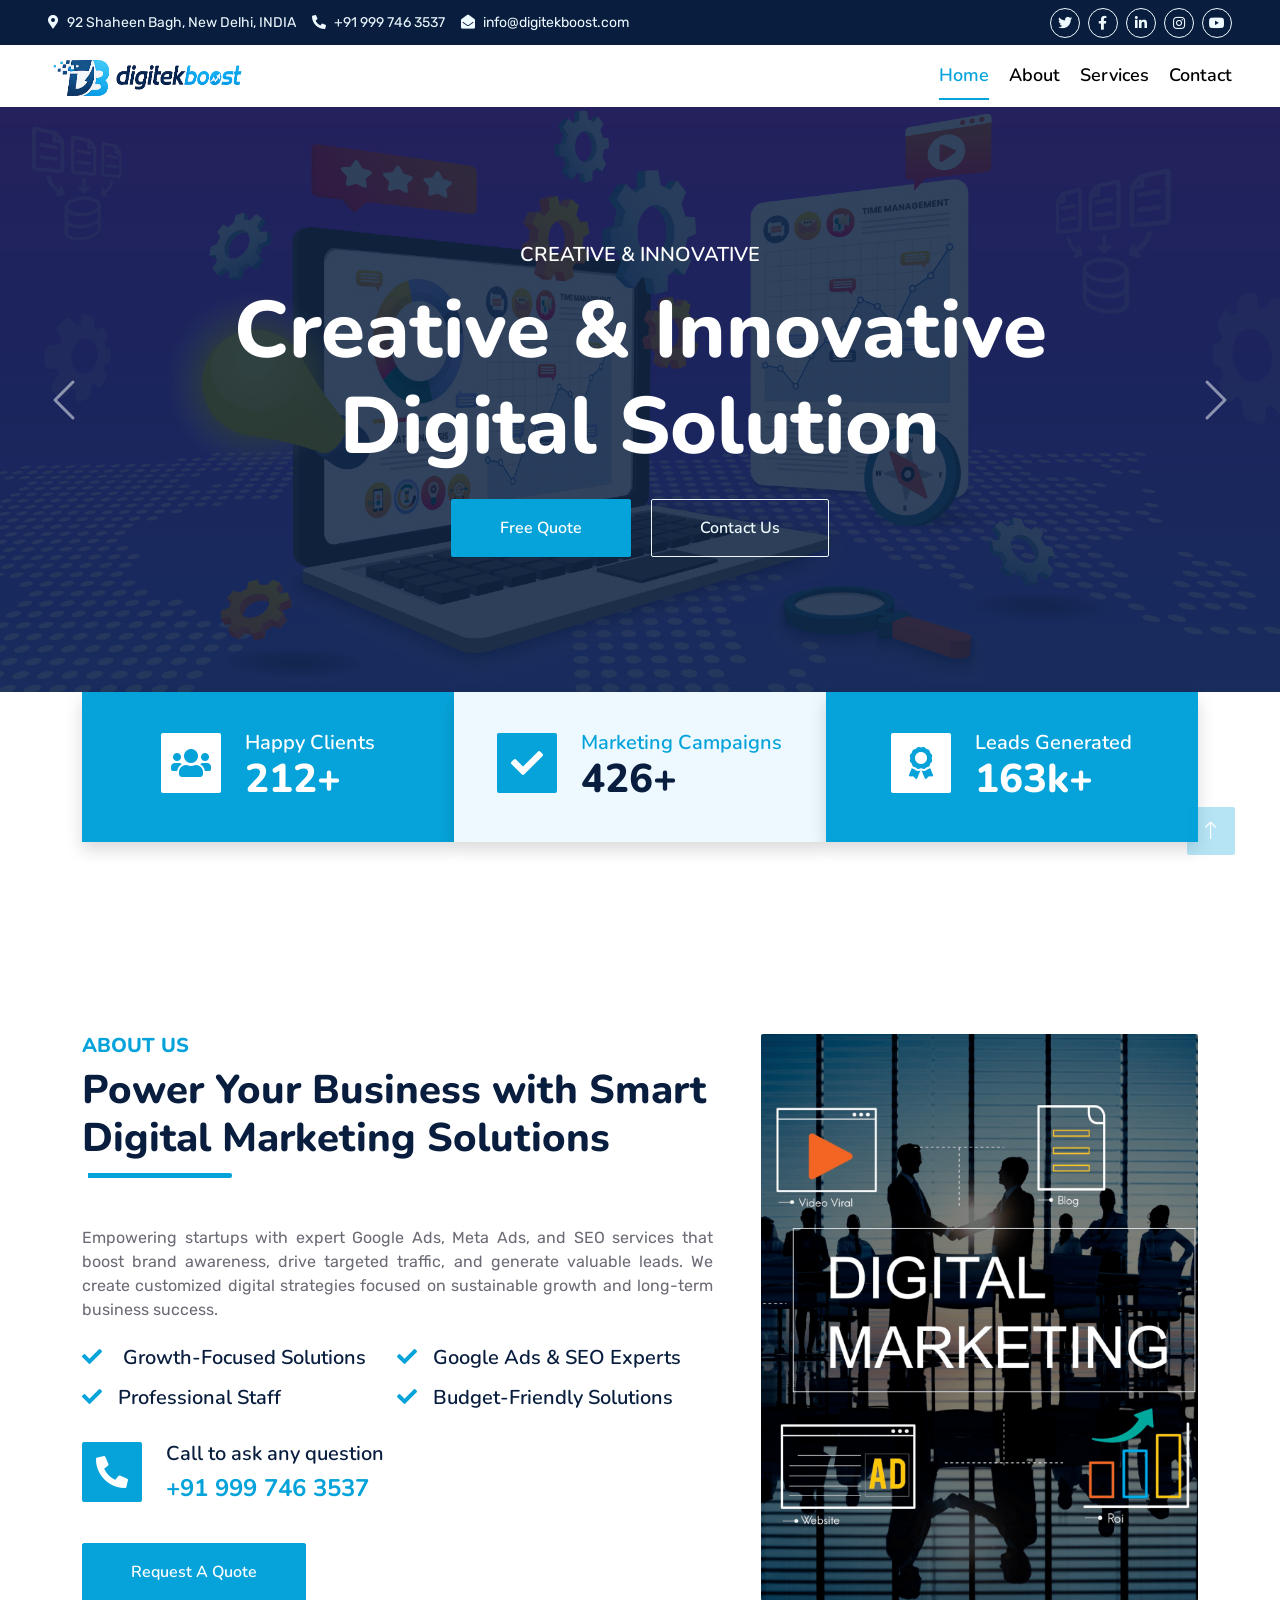
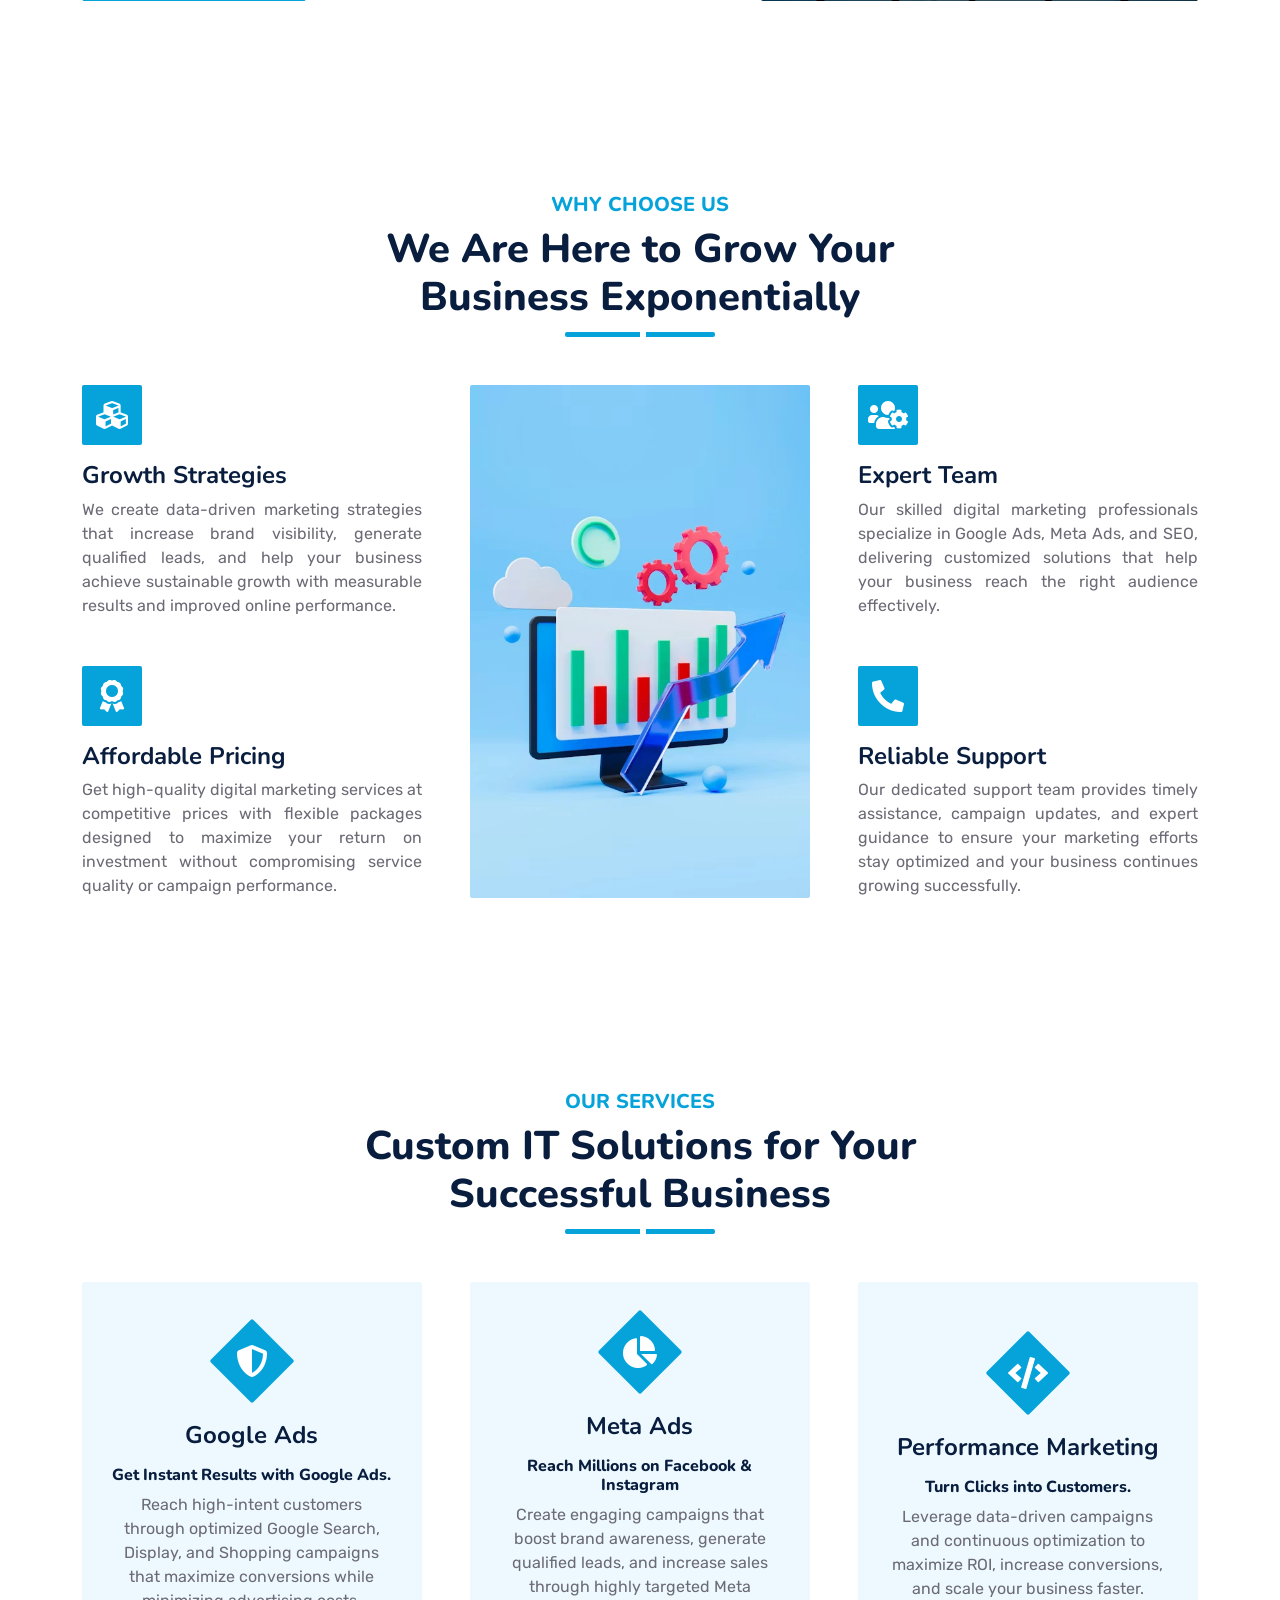
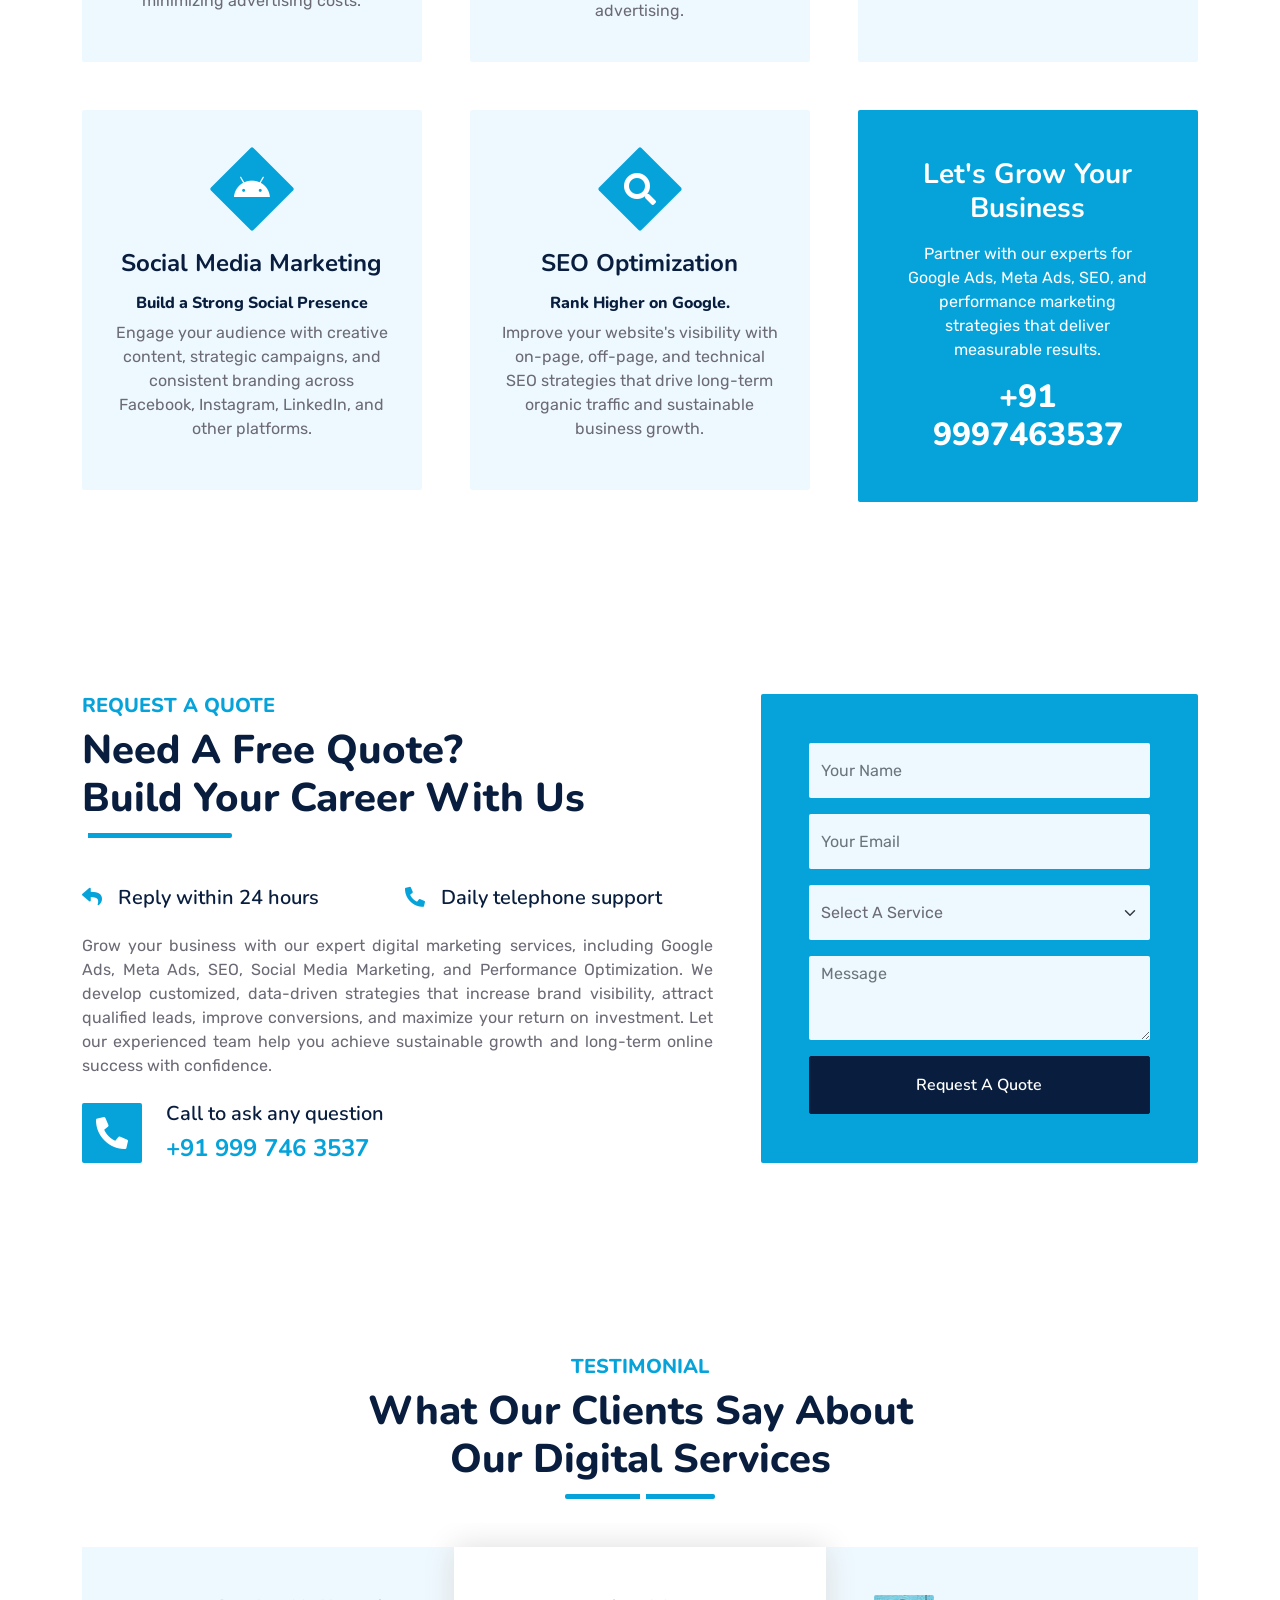
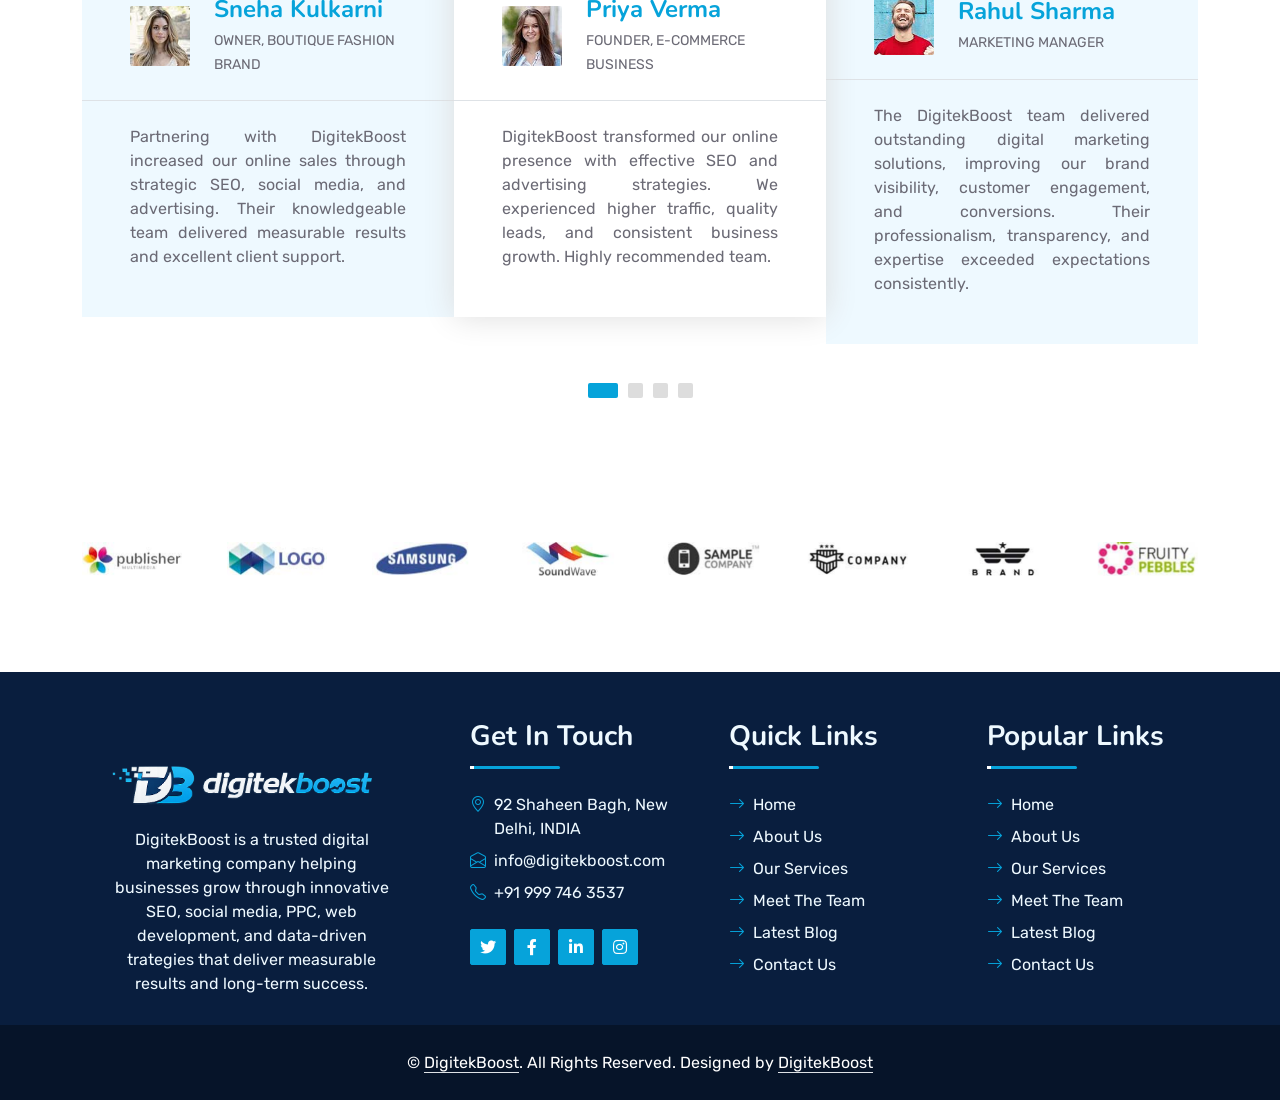
<file: index.html>
<!doctype html>
<html lang="en">

<head>
  <meta charset="utf-8" />
  <title>DigitekBoost</title>
  <meta content="width=device-width, initial-scale=1.0" name="viewport" />
  <meta content="digitekboost, digital marketing, web development" name="keywords" />
  <meta content="grow your business with our digital marketing solutions" name="description" />

  <!-- Favicon -->
  <link href="img/favicon.ico" rel="icon" />

  <!-- Google Web Fonts -->
  <link rel="preconnect" href="https://fonts.googleapis.com" />
  <link rel="preconnect" href="https://fonts.gstatic.com" crossorigin />
  <link
    href="https://fonts.googleapis.com/css2?family=Nunito:wght@400;600;700;800&family=Rubik:wght@400;500;600;700&display=swap"
    rel="stylesheet" />

  <!-- Icon Font Stylesheet -->
  <link href="https://cdnjs.cloudflare.com/ajax/libs/font-awesome/5.10.0/css/all.min.css" rel="stylesheet" />
  <link href="https://cdn.jsdelivr.net/npm/bootstrap-icons@1.4.1/font/bootstrap-icons.css" rel="stylesheet" />

  <!-- Libraries Stylesheet -->
  <link href="lib/owlcarousel/assets/owl.carousel.min.css" rel="stylesheet" />
  <link href="lib/animate/animate.min.css" rel="stylesheet" />

  <!-- Customized Bootstrap Stylesheet -->
  <link href="css/bootstrap.min.css" rel="stylesheet" />

  <!-- Template Stylesheet -->
  <link href="css/style.css" rel="stylesheet" />
  <link href="css/mystyle.css" rel="stylesheet" />
</head>

<body>
  <!-- Spinner Start -->
  <div id="spinner"
    class="show bg-white position-fixed translate-middle w-100 vh-100 top-50 start-50 d-flex align-items-center justify-content-center">
    <div class="spinner"></div>
  </div>
  <!-- Spinner End -->

  <!-- Topbar Start -->
  <div id="topbar" class="container-fluid bg-dark px-5 d-none d-lg-block">
    <div class="row gx-0">
      <div class="col-lg-8 text-center text-lg-start mb-2 mb-lg-0">
        <div class="d-inline-flex align-items-center" style="height: 45px">
          <small class="me-3 text-light"><i class="fa fa-map-marker-alt me-2"></i>92 Shaheen Bagh, New
            Delhi, INDIA</small>
          <small class="me-3 text-light"><i class="fa fa-phone-alt me-2"></i>+91 999 746 3537</small>
          <small class="text-light"><i class="fa fa-envelope-open me-2"></i>info@digitekboost.com</small>
        </div>
      </div>
      <div class="col-lg-4 text-center text-lg-end">
        <div class="d-inline-flex align-items-center" style="height: 45px">
          <a class="btn btn-sm btn-outline-light btn-sm-square rounded-circle me-2" href=""><i
              class="fab fa-twitter fw-normal"></i></a>
          <a class="btn btn-sm btn-outline-light btn-sm-square rounded-circle me-2" href=""><i
              class="fab fa-facebook-f fw-normal"></i></a>
          <a class="btn btn-sm btn-outline-light btn-sm-square rounded-circle me-2" href=""><i
              class="fab fa-linkedin-in fw-normal"></i></a>
          <a class="btn btn-sm btn-outline-light btn-sm-square rounded-circle me-2" href=""><i
              class="fab fa-instagram fw-normal"></i></a>
          <a class="btn btn-sm btn-outline-light btn-sm-square rounded-circle" href=""><i
              class="fab fa-youtube fw-normal"></i></a>
        </div>
      </div>
    </div>
  </div>
  <!-- Topbar End -->

  <!-- Navbar & Carousel Start -->
  <div class="container-fluid p-0">
    <nav class="navbar navbar-expand-lg navbar-dark px-5">
      <a href="index.html" class="navbar-brand p-0">
        <h1 class="m-0">
          <!-- <i class="fa fa-user-tie me-2"></i>Digitek<span class="logoedge">Edge</span> -->
          <img id="logo-dark" class="logo-dark" src="img/light.png" alt="DigitekBoost dark logo" />
          <img id="logo-light" class="logo-light" src="img/light.png" alt="DigitekBoost light logo" />
        </h1>
      </a>
      <button class="navbar-toggler" type="button" data-bs-toggle="collapse" data-bs-target="#navbarCollapse">
        <span class="fa fa-bars"></span>
      </button>
      <div class="collapse navbar-collapse" id="navbarCollapse">
        <div class="navbar-nav ms-auto py-0">
          <a href="index.html" class="nav-item nav-link active">Home</a>
          <a href="about.html" class="nav-item nav-link">About</a>
          <a href="service.html" class="nav-item nav-link">Services</a>
          <!-- <div class="nav-item dropdown">
              <a
                href="#"
                class="nav-link dropdown-toggle"
                data-bs-toggle="dropdown"
                >Pages</a
              >
              <div class="dropdown-menu m-0">
                <a href="feature.html" class="dropdown-item">Our features</a>
                <a href="team.html" class="dropdown-item">Team Members</a>
                <a href="testimonial.html" class="dropdown-item">Testimonial</a>
                <a href="quote.html" class="dropdown-item">Free Quote</a>
              </div>
            </div> -->
          <a href="contact.html" class="nav-item nav-link">Contact</a>
        </div>
        <!-- <butaton
            type="button"
            class="btn text-primary ms-3"
            data-bs-toggle="modal"
            data-bs-target="#searchModal"
            ><i class="fa fa-search"></i
          ></butaton> -->
        <!-- <a
            href="https://htmlcodex.com/downloading/?item=1858"
            class="btn btn-primary py-2 px-4 ms-3"
            >Buy Pro Version</a
          > -->
      </div>
    </nav>
  </div>

  <div id="header-carousel" class="carousel slide carousel-fade" data-bs-ride="carousel">
      <div class="carousel-inner">
        <div class="carousel-item active">
          <img class="w-100" src="img/carousel-1.jpg" alt="Image" />
          <div class="carousel-caption d-flex flex-column align-items-center justify-content-center">
            <div class="p-3" style="max-width: 900px">
              <h5 class="text-white text-uppercase mb-3 animated slideInDown">
                Creative & Innovative
              </h5>
              <h1 class="display-1 text-white mb-md-4 animated zoomIn">
                Creative & Innovative Digital Solution
              </h1>
              <a href="quote.html" class="btn btn-primary py-md-3 px-md-5 me-3 animated slideInLeft">Free Quote</a>
              <a href="contact.html" class="btn btn-outline-light py-md-3 px-md-5 animated slideInRight">Contact Us</a>
            </div>
          </div>
        </div>
        <div class="carousel-item">
          <img class="w-100" src="img/carousel-2.jpg" alt="Image" />
          <div class="carousel-caption d-flex flex-column align-items-center justify-content-center">
            <div class="p-3" style="max-width: 900px">
              <h5 class="text-white text-uppercase mb-3 animated slideInDown">
                Creative & Innovative
              </h5>
              <h1 class="display-1 text-white mb-md-4 animated zoomIn">
                Creative & Innovative Digital Solution
              </h1>
              <a href="quote.html" class="btn btn-primary py-md-3 px-md-5 me-3 animated slideInLeft">Free Quote</a>
              <a href="" class="btn btn-outline-light py-md-3 px-md-5 animated slideInRight">Contact Us</a>
            </div>
          </div>
        </div>
        <div class="carousel-item">
          <img class="w-100" src="img/carousel-3.jpg" alt="Image" />
          <div class="carousel-caption d-flex flex-column align-items-center justify-content-center">
            <div class="p-3" style="max-width: 900px">
              <h5 class="text-white text-uppercase mb-3 animated slideInDown">
                Creative & Innovative
              </h5>
              <h1 class="display-1 text-white mb-md-4 animated zoomIn">
                Creative & Innovative Digital Solution
              </h1>
              <a href="quote.html" class="btn btn-primary py-md-3 px-md-5 me-3 animated slideInLeft">Free Quote</a>
              <a href="" class="btn btn-outline-light py-md-3 px-md-5 animated slideInRight">Contact Us</a>
            </div>
          </div>
        </div>
        <div class="carousel-item">
          <img class="w-100" src="img/carousel-4.jpg" alt="Image" />
          <div class="carousel-caption d-flex flex-column align-items-center justify-content-center">
            <div class="p-3" style="max-width: 900px">
              <h5 class="text-white text-uppercase mb-3 animated slideInDown">
                Creative & Innovative
              </h5>
              <h1 class="display-1 text-white mb-md-4 animated zoomIn">
                Creative & Innovative Digital Solution
              </h1>
              <a href="quote.html" class="btn btn-primary py-md-3 px-md-5 me-3 animated slideInLeft">Free Quote</a>
              <a href="" class="btn btn-outline-light py-md-3 px-md-5 animated slideInRight">Contact Us</a>
            </div>
          </div>
        </div>
      </div>
      <button class="carousel-control-prev" type="button" data-bs-target="#header-carousel" data-bs-slide="prev">
        <span class="carousel-control-prev-icon" aria-hidden="true"></span>
        <span class="visually-hidden">Previous</span>
      </button>
      <button class="carousel-control-next" type="button" data-bs-target="#header-carousel" data-bs-slide="next">
        <span class="carousel-control-next-icon" aria-hidden="true"></span>
        <span class="visually-hidden">Next</span>
      </button>
    </div>
  <!-- </div> -->
  <!-- Navbar & Carousel End -->

  <!-- Full Screen Search Start -->
  <div class="modal fade" id="searchModal" tabindex="-1">
    <div class="modal-dialog modal-fullscreen">
      <div class="modal-content" style="background: rgba(9, 30, 62, 0.7)">
        <div class="modal-header border-0">
          <button type="button" class="btn bg-white btn-close" data-bs-dismiss="modal" aria-label="Close"></button>
        </div>
        <div class="modal-body d-flex align-items-center justify-content-center">
          <div class="input-group" style="max-width: 600px">
            <input type="text" class="form-control bg-transparent border-primary p-3"
              placeholder="Type search keyword" />
            <button class="btn btn-primary px-4">
              <i class="bi bi-search"></i>
            </button>
          </div>
        </div>
      </div>
    </div>
  </div>
  <!-- Full Screen Search End -->

  <!-- Facts Start -->
  <div class="container-fluid facts py-5 pt-lg-0">
    <div class="container py-5 pt-lg-0">
      <div class="row gx-0">
        <div class="col-lg-4 wow zoomIn" data-wow-delay="0.1s">
          <div class="bg-primary shadow d-flex align-items-center justify-content-center p-4" 
               style="height: 150px">
            <div class="bg-white d-flex align-items-center justify-content-center rounded mb-2"
              style="width: 60px; height: 60px">
              <i class="fa fa-users text-primary fa-2x"></i>
            </div>
            <div class="ps-4">
              <h5 class="text-white mb-0">Happy Clients</h5>
              <h1 class="text-white mb-0">
                <span data-toggle="counter-up">258</span>+
              </h1>
            </div>
          </div>
        </div>
        <div class="col-lg-4 wow zoomIn" data-wow-delay="0.3s">
          <div class="bg-light shadow d-flex align-items-center justify-content-center p-4" style="height: 150px">
            <div class="bg-primary d-flex align-items-center justify-content-center rounded mb-2"
              style="width: 60px; height: 60px">
              <i class="fa fa-check text-white fa-2x"></i>
            </div>
            <div class="ps-4">
              <h5 class="text-primary mb-0">Marketing Campaigns</h5>
              <h1 class="mb-0"><span data-toggle="counter-up">520</span>+</h1>
            </div>
          </div>
        </div>
        <div class="col-lg-4 wow zoomIn" data-wow-delay="0.6s">
          <div class="bg-primary shadow d-flex align-items-center justify-content-center p-4" style="height: 150px">
            <div class="bg-white d-flex align-items-center justify-content-center rounded mb-2"
              style="width: 60px; height: 60px">
              <i class="fa fa-award text-primary fa-2x"></i>
            </div>
            <div class="ps-4">
              <h5 class="text-white mb-0">Leads Generated</h5>
              <h1 class="text-white mb-0">
                <span data-toggle="counter-up">200</span>k+
              </h1>
            </div>
          </div>
        </div>
      </div>
    </div>
  </div>
  <!-- Facts Start -->

  <!-- About Start -->
  <div class="container-fluid py-5 wow fadeInUp" data-wow-delay="0.1s">
    <div class="container py-5">
      <div class="row g-5">
        <div class="col-lg-7">
          <div class="section-title position-relative pb-3 mb-5">
            <h5 class="fw-bold text-primary text-uppercase">About Us</h5>
            <h1 class="mb-0">
              <!-- The Best IT Solution With 10 Years of Experience -->
              Power Your Business with Smart Digital Marketing Solutions
            </h1>
          </div>
          <p class="mb-4 textjstify">
            Empowering startups with expert Google Ads, Meta Ads, and SEO
            services that boost brand awareness, drive targeted traffic, and
            generate valuable leads. We create customized digital strategies
            focused on sustainable growth and long-term business success.
          </p>
          <div class="row g-0 mb-3">
            <div class="col-sm-6 wow zoomIn" data-wow-delay="0.2s">
              <h5 class="mb-3">
                <i class="fa fa-check text-primary me-3"></i>
                Growth-Focused Solutions
              </h5>
              <h5 class="mb-3">
                <i class="fa fa-check text-primary me-3"></i>Professional
                Staff
              </h5>
            </div>
            <div class="col-sm-6 wow zoomIn" data-wow-delay="0.4s">
              <h5 class="mb-3">
                <i class="fa fa-check text-primary me-3"></i>Google Ads & SEO
                Experts
              </h5>
              <h5 class="mb-3">
                <i class="fa fa-check text-primary me-3"></i>Budget-Friendly
                Solutions
              </h5>
            </div>
          </div>
          <div class="d-flex align-items-center mb-4 wow fadeIn" data-wow-delay="0.6s">
            <div class="bg-primary d-flex align-items-center justify-content-center rounded"
              style="width: 60px; height: 60px">
              <i class="fa fa-phone-alt text-white fa-2x"></i>
            </div>
            <div class="ps-4">
              <h5 class="mb-2">Call to ask any question</h5>
              <h4 class="text-primary mb-0">+91 999 746 3537</h4>
            </div>
          </div>
          <a href="quote.html" class="btn btn-primary py-3 px-5 mt-3 wow zoomIn" data-wow-delay="0.9s">Request A
            Quote</a>
        </div>
        <div class="col-lg-5" style="min-height: 500px">
          <div class="position-relative h-100">
            <img class="position-absolute w-100 h-100 rounded wow zoomIn" data-wow-delay="0.9s" src="img/about.jpg"
              style="object-fit: cover" />
          </div>
        </div>
      </div>
    </div>
  </div>
  <!-- About End -->

  <!-- Features Start -->
  <div class="container-fluid py-5 wow fadeInUp" data-wow-delay="0.1s">
    <div class="container py-5">
      <div class="section-title text-center position-relative pb-3 mb-5 mx-auto" style="max-width: 600px">
        <h5 class="fw-bold text-primary text-uppercase">Why Choose Us</h5>
        <h1 class="mb-0">We Are Here to Grow Your Business Exponentially</h1>
      </div>
      <div class="row g-5">
        <div class="col-lg-4">
          <div class="row g-5">
            <div class="col-12 wow zoomIn" data-wow-delay="0.2s">
              <div class="bg-primary rounded d-flex align-items-center justify-content-center mb-3"
                style="width: 60px; height: 60px">
                <i class="fa fa-cubes text-white fa-2x"></i>
              </div>
              <h4>Growth Strategies</h4>
              <p class="mb-0 textjstify">
                We create data-driven marketing strategies that increase brand
                visibility, generate qualified leads, and help your business
                achieve sustainable growth with measurable results and
                improved online performance.
              </p>
            </div>
            <div class="col-12 wow zoomIn" data-wow-delay="0.6s">
              <div class="bg-primary rounded d-flex align-items-center justify-content-center mb-3"
                style="width: 60px; height: 60px">
                <i class="fa fa-award text-white fa-2x"></i>
              </div>
              <h4>Affordable Pricing</h4>
              <p class="mb-0 textjstify">
                Get high-quality digital marketing services at competitive
                prices with flexible packages designed to maximize your return
                on investment without compromising service quality or campaign
                performance.
              </p>
            </div>
          </div>
        </div>
        <div class="col-lg-4 wow zoomIn" data-wow-delay="0.9s" style="min-height: 350px">
          <div class="position-relative h-100">
            <img class="position-absolute w-100 h-100 rounded wow zoomIn" data-wow-delay="0.1s" src="img/feature.webp"
              style="object-fit: cover" />
          </div>
        </div>
        <div class="col-lg-4">
          <div class="row g-5">
            <div class="col-12 wow zoomIn" data-wow-delay="0.4s">
              <div class="bg-primary rounded d-flex align-items-center justify-content-center mb-3"
                style="width: 60px; height: 60px">
                <i class="fa fa-users-cog text-white fa-2x"></i>
              </div>
              <h4>Expert Team</h4>
              <p class="mb-0 textjstify">
                Our skilled digital marketing professionals specialize in
                Google Ads, Meta Ads, and SEO, delivering customized solutions
                that help your business reach the right audience effectively.
              </p>
            </div>
            <div class="col-12 wow zoomIn" data-wow-delay="0.8s">
              <div class="bg-primary rounded d-flex align-items-center justify-content-center mb-3"
                style="width: 60px; height: 60px">
                <i class="fa fa-phone-alt text-white fa-2x"></i>
              </div>
              <h4>Reliable Support</h4>
              <p class="mb-0 textjstify">
                Our dedicated support team provides timely assistance,
                campaign updates, and expert guidance to ensure your marketing
                efforts stay optimized and your business continues growing
                successfully.
              </p>
            </div>
          </div>
        </div>
      </div>
    </div>
  </div>
  <!-- Features Start -->

  <!-- Service Start -->
  <div class="container-fluid py-5 wow fadeInUp" data-wow-delay="0.1s">
    <div class="container py-5">
      <div class="section-title text-center position-relative pb-3 mb-5 mx-auto" style="max-width: 600px">
        <h5 class="fw-bold text-primary text-uppercase">Our Services</h5>
        <h1 class="mb-0">Custom IT Solutions for Your Successful Business</h1>
      </div>
      <div class="row g-5">
        <div class="col-lg-4 col-md-6 wow zoomIn" data-wow-delay="0.3s">
          <div
            class="service-item bg-light rounded d-flex flex-column align-items-center justify-content-center text-center">
            <div class="service-icon">
              <i class="fa fa-shield-alt text-white fa-2x"></i>
            </div>
            <h4 class="mb-3">Google Ads</h4>
            <h6 class="fw-bold">Get Instant Results with Google Ads.</h6>
            <p class="m-0">
              Reach high-intent customers through optimized Google Search,
              Display, and Shopping campaigns that maximize conversions while
              minimizing advertising costs.
            </p>
            <a class="btn btn-lg btn-primary rounded" href="">
              <i class="bi bi-arrow-right"></i>
            </a>
          </div>
        </div>
        <div class="col-lg-4 col-md-6 wow zoomIn" data-wow-delay="0.6s">
          <div
            class="service-item bg-light rounded d-flex flex-column align-items-center justify-content-center text-center">
            <div class="service-icon">
              <i class="fa fa-chart-pie text-white fa-2x"></i>
            </div>
            <h4 class="mb-3">Meta Ads</h4>
            <h6 class="fw-bold">Reach Millions on Facebook & Instagram</h6>
            <p class="m-0">
              Create engaging campaigns that boost brand awareness, generate
              qualified leads, and increase sales through highly targeted Meta
              advertising.
            </p>
            <a class="btn btn-lg btn-primary rounded" href="">
              <i class="bi bi-arrow-right"></i>
            </a>
          </div>
        </div>
        <div class="col-lg-4 col-md-6 wow zoomIn" data-wow-delay="0.9s">
          <div
            class="service-item bg-light rounded d-flex flex-column align-items-center justify-content-center text-center">
            <div class="service-icon">
              <i class="fa fa-code text-white fa-2x"></i>
            </div>
            <h4 class="mb-3">Performance Marketing</h4>
            <h6 class="fw-bold">Turn Clicks into Customers.</h6>
            <p class="m-0">
              Leverage data-driven campaigns and continuous optimization to
              maximize ROI, increase conversions, and scale your business
              faster.
            </p>
            <a class="btn btn-lg btn-primary rounded" href="">
              <i class="bi bi-arrow-right"></i>
            </a>
          </div>
        </div>
        <div class="col-lg-4 col-md-6 wow zoomIn" data-wow-delay="0.3s">
          <div
            class="service-item bg-light rounded d-flex flex-column align-items-center justify-content-center text-center">
            <div class="service-icon">
              <i class="fab fa-android text-white fa-2x"></i>
            </div>
            <h4 class="mb-3">Social Media Marketing</h4>
            <h6 class="fw-bold">Build a Strong Social Presence</h6>
            <p class="m-0">
              Engage your audience with creative content, strategic campaigns,
              and consistent branding across Facebook, Instagram, LinkedIn,
              and other platforms.
            </p>
            <a class="btn btn-lg btn-primary rounded" href="">
              <i class="bi bi-arrow-right"></i>
            </a>
          </div>
        </div>
        <div class="col-lg-4 col-md-6 wow zoomIn" data-wow-delay="0.6s">
          <div
            class="service-item bg-light rounded d-flex flex-column align-items-center justify-content-center text-center">
            <div class="service-icon">
              <i class="fa fa-search text-white fa-2x"></i>
            </div>
            <h4 class="mb-3">SEO Optimization</h4>
            <h6 class="fw-bold">Rank Higher on Google.</h6>
            <p class="m-0">
              Improve your website's visibility with on-page, off-page, and
              technical SEO strategies that drive long-term organic traffic
              and sustainable business growth.
            </p>
            <a class="btn btn-lg btn-primary rounded" href="">
              <i class="bi bi-arrow-right"></i>
            </a>
          </div>
        </div>
        <div class="col-lg-4 col-md-6 wow zoomIn" data-wow-delay="0.9s">
          <div
            class="position-relative bg-primary rounded h-100 d-flex flex-column align-items-center justify-content-center text-center p-5">
            <h3 class="text-white mb-3">Let's Grow Your Business</h3>
            <p class="text-white mb-3">
              Partner with our experts for Google Ads, Meta Ads, SEO, and
              performance marketing strategies that deliver measurable
              results.
            </p>
            <h2 class="text-white mb-0">+91 9997463537</h2>
          </div>
        </div>
      </div>
    </div>
  </div>
  <!-- Service End -->

  <!-- Quote Start -->
  <div class="container-fluid py-5 wow fadeInUp" data-wow-delay="0.1s">
    <div class="container py-5">
      <div class="row g-5">
        <div class="col-lg-7">
          <div class="section-title position-relative pb-3 mb-5">
            <h5 class="fw-bold text-primary text-uppercase">
              Request A Quote
            </h5>
            <h1 class="mb-0">
              Need A Free Quote? <br />
              Build Your Career With Us
            </h1>
          </div>
          <div class="row gx-3">
            <div class="col-sm-6 wow zoomIn" data-wow-delay="0.2s">
              <h5 class="mb-4">
                <i class="fa fa-reply text-primary me-3"></i>Reply within 24
                hours
              </h5>
            </div>
            <div class="col-sm-6 wow zoomIn" data-wow-delay="0.4s">
              <h5 class="mb-4">
                <i class="fa fa-phone-alt text-primary me-3"></i>Daily
                telephone support
              </h5>
            </div>
          </div>
          <p class="mb-4 textjstify">
            Grow your business with our expert digital marketing services,
            including Google Ads, Meta Ads, SEO, Social Media Marketing, and
            Performance Optimization. We develop customized, data-driven
            strategies that increase brand visibility, attract qualified
            leads, improve conversions, and maximize your return on
            investment. Let our experienced team help you achieve sustainable
            growth and long-term online success with confidence.
          </p>
          <div class="d-flex align-items-center mt-2 wow zoomIn" data-wow-delay="0.6s">
            <div class="bg-primary d-flex align-items-center justify-content-center rounded"
              style="width: 60px; height: 60px">
              <i class="fa fa-phone-alt text-white fa-2x"></i>
            </div>
            <div class="ps-4">
              <h5 class="mb-2">Call to ask any question</h5>
              <h4 class="text-primary mb-0">+91 999 746 3537</h4>
            </div>
          </div>
        </div>
        <div class="col-lg-5">
          <div class="bg-primary rounded h-100 d-flex align-items-center p-5 wow zoomIn" data-wow-delay="0.9s">
            <form>
              <div class="row g-3">
                <div class="col-xl-12">
                  <input type="text" class="form-control bg-light border-0" placeholder="Your Name"
                    style="height: 55px" />
                </div>
                <div class="col-12">
                  <input type="email" class="form-control bg-light border-0" placeholder="Your Email"
                    style="height: 55px" />
                </div>
                <div class="col-12">
                  <select class="form-select bg-light border-0" style="height: 55px">
                    <option selected>Select A Service</option>
                    <option value="3">Social Media Marketing</option>
                    <option value="1">Google Ads</option>
                    <option value="2">Meta Ads</option>
                    <option value="3">SEO</option>
                  </select>
                </div>
                <div class="col-12">
                  <textarea class="form-control bg-light border-0" rows="3" placeholder="Message"></textarea>
                </div>
                <div class="col-12">
                  <button class="btn btn-dark w-100 py-3" type="submit">
                    Request A Quote
                  </button>
                </div>
              </div>
            </form>
          </div>
        </div>
      </div>
    </div>
  </div>
  <!-- Quote End -->

  <!-- Testimonial Start -->
  <div class="container-fluid py-5 wow fadeInUp" data-wow-delay="0.1s">
    <div class="container py-5">
      <div class="section-title text-center position-relative pb-3 mb-4 mx-auto" style="max-width: 600px">
        <h5 class="fw-bold text-primary text-uppercase">Testimonial</h5>
        <h1 class="mb-0">What Our Clients Say About Our Digital Services</h1>
      </div>
      <div class="owl-carousel testimonial-carousel wow fadeInUp" data-wow-delay="0.6s">
        <div class="testimonial-item bg-light my-4">
          <div class="d-flex align-items-center border-bottom pt-5 pb-4 px-5">
            <img class="img-fluid rounded" src="img/testimonial-1.jpg" style="width: 60px; height: 60px" />
            <div class="ps-4">
              <h4 class="text-primary mb-1">Priya Verma</h4>
              <small class="text-uppercase">Founder, E-commerce Business</small>
            </div>
          </div>
          <div class="pt-4 pb-5 px-5 textjstify">
            DigitekBoost transformed our online presence with effective SEO and
            advertising strategies. We experienced higher traffic, quality
            leads, and consistent business growth. Highly recommended team.
          </div>
        </div>
        <div class="testimonial-item bg-light my-4">
          <div class="d-flex align-items-center border-bottom pt-5 pb-4 px-5">
            <img class="img-fluid rounded" src="img/testimonial-2.jpg" style="width: 60px; height: 60px" />
            <div class="ps-4">
              <h4 class="text-primary mb-1">Rahul Sharma</h4>
              <small class="text-uppercase">Marketing Manager</small>
            </div>
          </div>
          <div class="pt-4 pb-5 px-5 textjstify">
            The DigitekBoost team delivered outstanding digital marketing
            solutions, improving our brand visibility, customer engagement,
            and conversions. Their professionalism, transparency, and
            expertise exceeded expectations consistently.
          </div>
        </div>
        <div class="testimonial-item bg-light my-4">
          <div class="d-flex align-items-center border-bottom pt-5 pb-4 px-5">
            <img class="img-fluid rounded" src="img/testimonial-3.jpg" style="width: 60px; height: 60px" />
            <div class="ps-4">
              <h4 class="text-primary mb-1">Amit Verma</h4>
              <small class="text-uppercase">Managing Director, Real Estate Company</small>
            </div>
          </div>
          <div class="pt-4 pb-5 px-5 textjstify">
            DigitekBoost created result-driven campaigns that generated quality
            inquiries while maximizing our marketing budget. Their dedicated
            approach, creative ideas, and timely support impressed us greatly.
          </div>
        </div>
        <div class="testimonial-item bg-light my-4">
          <div class="d-flex align-items-center border-bottom pt-5 pb-4 px-5">
            <img class="img-fluid rounded" src="img/testimonial-4.jpg" style="width: 60px; height: 60px" />
            <div class="ps-4">
              <h4 class="text-primary mb-1">Sneha Kulkarni</h4>
              <small class="text-uppercase">Owner, Boutique Fashion Brand</small>
            </div>
          </div>
          <div class="pt-4 pb-5 px-5 textjstify">
            Partnering with DigitekBoost increased our online sales through
            strategic SEO, social media, and advertising. Their knowledgeable
            team delivered measurable results and excellent client support.
          </div>
        </div>
      </div>
    </div>
  </div>
  <!-- Testimonial End -->

  <!-- Team Start -->
  <!-- <div class="container-fluid py-5 wow fadeInUp" data-wow-delay="0.1s">
      <div class="container py-5">
        <div
          class="section-title text-center position-relative pb-3 mb-5 mx-auto"
          style="max-width: 600px"
        >
          <h5 class="fw-bold text-primary text-uppercase">Team Members</h5>
          <h1 class="mb-0">Professional Stuffs Ready to Help Your Business</h1>
        </div>
        <div class="row g-5">
          <div class="col-lg-4 wow slideInUp" data-wow-delay="0.3s">
            <div class="team-item bg-light rounded overflow-hidden">
              <div class="team-img position-relative overflow-hidden">
                <img class="img-fluid w-100" src="img/team-1.jpg" alt="" />
                <div class="team-social">
                  <a
                    class="btn btn-lg btn-primary btn-lg-square rounded"
                    href=""
                    ><i class="fab fa-twitter fw-normal"></i
                  ></a>
                  <a
                    class="btn btn-lg btn-primary btn-lg-square rounded"
                    href=""
                    ><i class="fab fa-facebook-f fw-normal"></i
                  ></a>
                  <a
                    class="btn btn-lg btn-primary btn-lg-square rounded"
                    href=""
                    ><i class="fab fa-instagram fw-normal"></i
                  ></a>
                  <a
                    class="btn btn-lg btn-primary btn-lg-square rounded"
                    href=""
                    ><i class="fab fa-linkedin-in fw-normal"></i
                  ></a>
                </div>
              </div>
              <div class="text-center py-4">
                <h4 class="text-primary">Full Name</h4>
                <p class="text-uppercase m-0">Designation</p>
              </div>
            </div>
          </div>
          <div class="col-lg-4 wow slideInUp" data-wow-delay="0.6s">
            <div class="team-item bg-light rounded overflow-hidden">
              <div class="team-img position-relative overflow-hidden">
                <img class="img-fluid w-100" src="img/team-2.jpg" alt="" />
                <div class="team-social">
                  <a
                    class="btn btn-lg btn-primary btn-lg-square rounded"
                    href=""
                    ><i class="fab fa-twitter fw-normal"></i
                  ></a>
                  <a
                    class="btn btn-lg btn-primary btn-lg-square rounded"
                    href=""
                    ><i class="fab fa-facebook-f fw-normal"></i
                  ></a>
                  <a
                    class="btn btn-lg btn-primary btn-lg-square rounded"
                    href=""
                    ><i class="fab fa-instagram fw-normal"></i
                  ></a>
                  <a
                    class="btn btn-lg btn-primary btn-lg-square rounded"
                    href=""
                    ><i class="fab fa-linkedin-in fw-normal"></i
                  ></a>
                </div>
              </div>
              <div class="text-center py-4">
                <h4 class="text-primary">Full Name</h4>
                <p class="text-uppercase m-0">Designation</p>
              </div>
            </div>
          </div>
          <div class="col-lg-4 wow slideInUp" data-wow-delay="0.9s">
            <div class="team-item bg-light rounded overflow-hidden">
              <div class="team-img position-relative overflow-hidden">
                <img class="img-fluid w-100" src="img/team-3.jpg" alt="" />
                <div class="team-social">
                  <a
                    class="btn btn-lg btn-primary btn-lg-square rounded"
                    href=""
                    ><i class="fab fa-twitter fw-normal"></i
                  ></a>
                  <a
                    class="btn btn-lg btn-primary btn-lg-square rounded"
                    href=""
                    ><i class="fab fa-facebook-f fw-normal"></i
                  ></a>
                  <a
                    class="btn btn-lg btn-primary btn-lg-square rounded"
                    href=""
                    ><i class="fab fa-instagram fw-normal"></i
                  ></a>
                  <a
                    class="btn btn-lg btn-primary btn-lg-square rounded"
                    href=""
                    ><i class="fab fa-linkedin-in fw-normal"></i
                  ></a>
                </div>
              </div>
              <div class="text-center py-4">
                <h4 class="text-primary">Full Name</h4>
                <p class="text-uppercase m-0">Designation</p>
              </div>
            </div>
          </div>
        </div>
      </div>
    </div> -->
  <!-- Team End -->

  <!-- Vendor Start -->
  <div class="container-fluid wow fadeInUp" data-wow-delay="0.1s">
    <div class="container py-5 mb-5">
      <div class="bg-white">
        <div class="owl-carousel vendor-carousel">
          <img src="img/vendor-1.jpg" alt="" />
          <img src="img/vendor-2.jpg" alt="" />
          <img src="img/vendor-3.jpg" alt="" />
          <img src="img/vendor-4.jpg" alt="" />
          <img src="img/vendor-5.jpg" alt="" />
          <img src="img/vendor-6.jpg" alt="" />
          <img src="img/vendor-7.jpg" alt="" />
          <img src="img/vendor-8.jpg" alt="" />
          <img src="img/vendor-9.jpg" alt="" />
        </div>
      </div>
    </div>
  </div>
  <!-- Vendor End -->

  <!-- Footer Start -->
  <div class="container-fluid bg-dark text-light mt-5 wow fadeInUp" data-wow-delay="0.1s">
    <div class="container">
      <div class="row gx-5">
        <div class="col-lg-4 col-md-6 footer-about">
          <div class="d-flex flex-column align-items-center justify-content-center text-center h-100 bg-prima p-4">
            <a href="index.html" class="navbar-brand">
              <h1 class="m-0 text-white">
                <!-- <i class="fa fa-user-tie me-2"></i>Startup -->
                <img id="logo-dark" class="logo-dark w-100" src="img/dark.png" alt="DigitekBoost dark logo" />
              </h1>
            </a>
            <p class="mt-3 mb-4">
              DigitekBoost is a trusted digital marketing company helping
              businesses grow through innovative SEO, social media, PPC, web
              development, and data-driven trategies that deliver measurable
              results and long-term success.
            </p>
            <!-- <form action="">
                <div class="input-group">
                  <input
                    type="text"
                    class="form-control border-white p-3"
                    placeholder="Your Email"
                  />
                  <button class="btn btn-dark">Sign Up</button>
                </div>
              </form> -->
          </div>
        </div>
        <div class="col-lg-8 col-md-6">
          <div class="row gx-5">
            <div class="col-lg-4 col-md-12 pt-5 mb-5">
              <div class="section-title section-title-sm position-relative pb-3 mb-4">
                <h3 class="text-light mb-0">Get In Touch</h3>
              </div>
              <div class="d-flex mb-2">
                <i class="bi bi-geo-alt text-primary me-2"></i>
                <p class="mb-0">92 Shaheen Bagh, New Delhi, INDIA</p>
              </div>
              <div class="d-flex mb-2">
                <i class="bi bi-envelope-open text-primary me-2"></i>
                <p class="mb-0">info@digitekboost.com</p>
              </div>
              <div class="d-flex mb-2">
                <i class="bi bi-telephone text-primary me-2"></i>
                <p class="mb-0">+91 999 746 3537</p>
              </div>
              <div class="d-flex mt-4">
                <a class="btn btn-primary btn-square me-2" href="#"><i class="fab fa-twitter fw-normal"></i></a>
                <a class="btn btn-primary btn-square me-2" href="#"><i class="fab fa-facebook-f fw-normal"></i></a>
                <a class="btn btn-primary btn-square me-2" href="#"><i class="fab fa-linkedin-in fw-normal"></i></a>
                <a class="btn btn-primary btn-square" href="#"><i class="fab fa-instagram fw-normal"></i></a>
              </div>
            </div>
            <div class="col-lg-4 col-md-12 pt-0 pt-lg-5 mb-5">
              <div class="section-title section-title-sm position-relative pb-3 mb-4">
                <h3 class="text-light mb-0">Quick Links</h3>
              </div>
              <div class="link-animated d-flex flex-column justify-content-start">
                <a class="text-light mb-2" href="#"><i class="bi bi-arrow-right text-primary me-2"></i>Home</a>
                <a class="text-light mb-2" href="#"><i class="bi bi-arrow-right text-primary me-2"></i>About
                  Us</a>
                <a class="text-light mb-2" href="#"><i class="bi bi-arrow-right text-primary me-2"></i>Our
                  Services</a>
                <a class="text-light mb-2" href="#"><i class="bi bi-arrow-right text-primary me-2"></i>Meet The
                  Team</a>
                <a class="text-light mb-2" href="#"><i class="bi bi-arrow-right text-primary me-2"></i>Latest
                  Blog</a>
                <a class="text-light" href="#"><i class="bi bi-arrow-right text-primary me-2"></i>Contact
                  Us</a>
              </div>
            </div>
            <div class="col-lg-4 col-md-12 pt-0 pt-lg-5 mb-5">
              <div class="section-title section-title-sm position-relative pb-3 mb-4">
                <h3 class="text-light mb-0">Popular Links</h3>
              </div>
              <div class="link-animated d-flex flex-column justify-content-start">
                <a class="text-light mb-2" href="#"><i class="bi bi-arrow-right text-primary me-2"></i>Home</a>
                <a class="text-light mb-2" href="#"><i class="bi bi-arrow-right text-primary me-2"></i>About
                  Us</a>
                <a class="text-light mb-2" href="#"><i class="bi bi-arrow-right text-primary me-2"></i>Our
                  Services</a>
                <a class="text-light mb-2" href="#"><i class="bi bi-arrow-right text-primary me-2"></i>Meet The
                  Team</a>
                <a class="text-light mb-2" href="#"><i class="bi bi-arrow-right text-primary me-2"></i>Latest
                  Blog</a>
                <a class="text-light" href="#"><i class="bi bi-arrow-right text-primary me-2"></i>Contact
                  Us</a>
              </div>
            </div>
          </div>
        </div>
      </div>
    </div>
  </div>
  <footer class="container-fluid text-white" style="background: #061429">
    <div class="container text-center">
      <div class="row justify-content-end">
        <div class="col-lg-12">
          <div class="d-flex align-items-center justify-content-center" style="height: 75px">
            <p class="mb-0">
              &copy;
              <a class="text-white border-bottom" href="#">DigitekBoost</a>.
              All Rights Reserved.

              <!--/*** The author’s attribution link must remain intact in the template. ***/-->
              <!--/*** If you wish to remove this credit link, please purchase the Pro Version . ***/-->
              Designed by
              <!-- <a class="text-white border-bottom" href="https://htmlcodex.com"
                  >HTML Codex</a
                > -->
              <a class="text-white border-bottom text-decoration-none" href="https://digitekboost.com">DigitekBoost</a>
            </p>
          </div>
        </div>
      </div>
    </div>
  </footer>
  <!-- Footer End -->

  <!-- Back to Top -->
  <a href="#" class="btn btn-lg btn-primary btn-lg-square rounded back-to-top"><i class="bi bi-arrow-up"></i></a>

  <!-- JavaScript Libraries -->
  <script src="https://code.jquery.com/jquery-3.4.1.min.js"></script>
  <script src="https://cdn.jsdelivr.net/npm/bootstrap@5.0.0/dist/js/bootstrap.bundle.min.js"></script>
  <script src="lib/wow/wow.min.js"></script>
  <script src="lib/easing/easing.min.js"></script>
  <script src="lib/waypoints/waypoints.min.js"></script>
  <script src="lib/counterup/counterup.min.js"></script>
  <script src="lib/owlcarousel/owl.carousel.min.js"></script>

  <!-- Template Javascript -->
  <script src="js/main.js"></script>
</body>

</html>
</file>
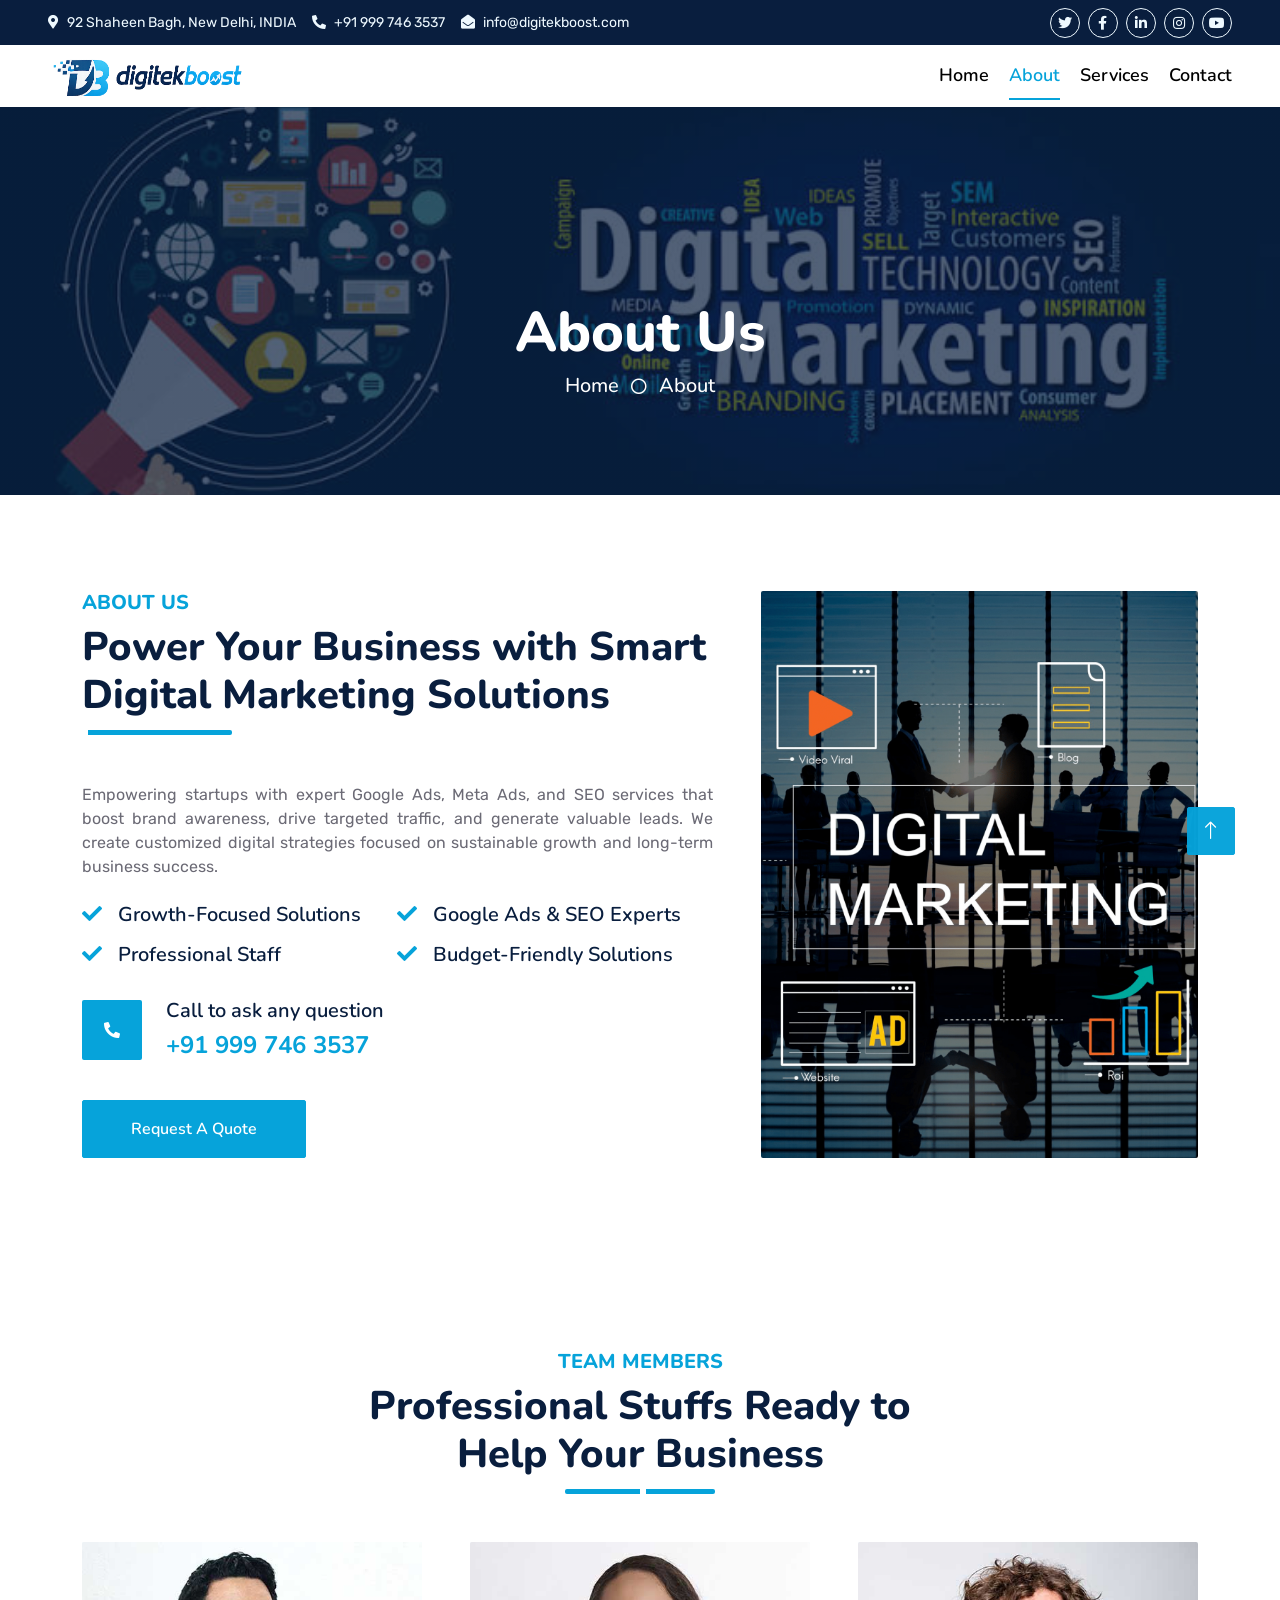
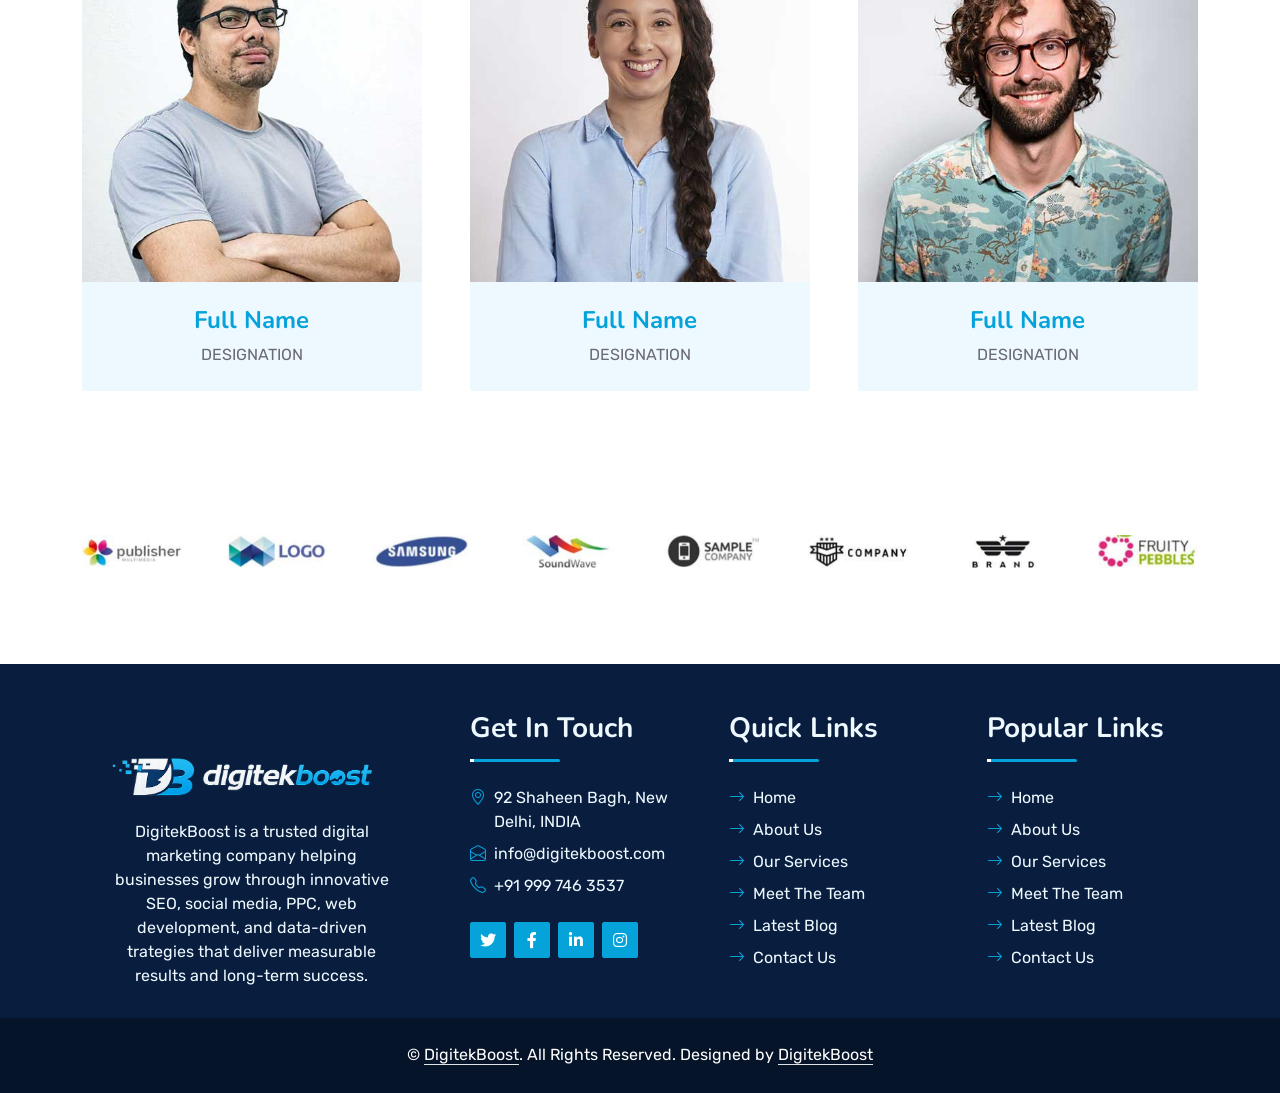
<file: about.html>
<!doctype html>
<html lang="en">

<head>
  <meta charset="utf-8" />
  <title>DigitekBoost</title>
  <meta content="width=device-width, initial-scale=1.0" name="viewport" />
  <meta content="Free HTML Templates" name="keywords" />
  <meta content="Free HTML Templates" name="description" />

  <!-- Favicon -->
  <link href="img/favicon.ico" rel="icon" />

  <!-- Google Web Fonts -->
  <link rel="preconnect" href="https://fonts.googleapis.com" />
  <link rel="preconnect" href="https://fonts.gstatic.com" crossorigin />
  <link
    href="https://fonts.googleapis.com/css2?family=Nunito:wght@400;600;700;800&family=Rubik:wght@400;500;600;700&display=swap"
    rel="stylesheet" />

  <!-- Icon Font Stylesheet -->
  <link href="https://cdnjs.cloudflare.com/ajax/libs/font-awesome/5.10.0/css/all.min.css" rel="stylesheet" />
  <link href="https://cdn.jsdelivr.net/npm/bootstrap-icons@1.4.1/font/bootstrap-icons.css" rel="stylesheet" />

  <!-- Libraries Stylesheet -->
  <link href="lib/owlcarousel/assets/owl.carousel.min.css" rel="stylesheet" />
  <link href="lib/animate/animate.min.css" rel="stylesheet" />

  <!-- Customized Bootstrap Stylesheet -->
  <link href="css/bootstrap.min.css" rel="stylesheet" />

  <!-- Template Stylesheet -->
  <link href="css/style.css" rel="stylesheet" />
  <link href="css/mystyle.css" rel="stylesheet" />
</head>

<body>
  <!-- Spinner Start -->
  <div id="spinner"
    class="show bg-white position-fixed translate-middle w-100 vh-100 top-50 start-50 d-flex align-items-center justify-content-center">
    <div class="spinner"></div>
  </div>
  <!-- Spinner End -->

  <!-- Topbar Start -->
  <div class="container-fluid bg-dark px-5 d-none d-lg-block">
    <div class="row gx-0">
      <div class="col-lg-8 text-center text-lg-start mb-2 mb-lg-0">
        <div class="d-inline-flex align-items-center" style="height: 45px">
          <small class="me-3 text-light"><i class="fa fa-map-marker-alt me-2"></i>92 Shaheen Bagh, New
            Delhi, INDIA</small>
          <small class="me-3 text-light"><i class="fa fa-phone-alt me-2"></i>+91 999 746 3537</small>
          <small class="text-light"><i class="fa fa-envelope-open me-2"></i>info@digitekboost.com
          </small>
        </div>
      </div>
      <div class="col-lg-4 text-center text-lg-end">
        <div class="d-inline-flex align-items-center" style="height: 45px">
          <a class="btn btn-sm btn-outline-light btn-sm-square rounded-circle me-2" href=""><i
              class="fab fa-twitter fw-normal"></i></a>
          <a class="btn btn-sm btn-outline-light btn-sm-square rounded-circle me-2" href=""><i
              class="fab fa-facebook-f fw-normal"></i></a>
          <a class="btn btn-sm btn-outline-light btn-sm-square rounded-circle me-2" href=""><i
              class="fab fa-linkedin-in fw-normal"></i></a>
          <a class="btn btn-sm btn-outline-light btn-sm-square rounded-circle me-2" href=""><i
              class="fab fa-instagram fw-normal"></i></a>
          <a class="btn btn-sm btn-outline-light btn-sm-square rounded-circle" href=""><i
              class="fab fa-youtube fw-normal"></i></a>
        </div>
      </div>
    </div>
  </div>
  <!-- Topbar End -->

  <!-- Navbar Start -->
  <div class="container-fluid p-0">
    <nav class="navbar navbar-expand-lg navbar-dark px-5">
      <a href="index.html" class="navbar-brand p-0">
        <h1 class="m-0">
          <!-- <i class="fa fa-user-tie me-2"></i>Startup -->
          <img id="logo-dark" class="logo-dark" src="img/light.png" alt="DigitekBoost dark logo" />
          <img id="logo-light" class="logo-light" src="img/light.png" alt="DigitekBoost light logo" />
        </h1>
      </a>
      <button class="navbar-toggler" type="button" data-bs-toggle="collapse" data-bs-target="#navbarCollapse">
        <span class="fa fa-bars"></span>
      </button>
      <div class="collapse navbar-collapse" id="navbarCollapse">
        <div class="navbar-nav ms-auto py-0">
          <a href="index.html" class="nav-item nav-link">Home</a>
          <a href="about.html" class="nav-item nav-link active">About</a>
          <a href="service.html" class="nav-item nav-link">Services</a>
          <!-- <div class="nav-item dropdown">
              <a
                href="#"
                class="nav-link dropdown-toggle"
                data-bs-toggle="dropdown"
                >Pages</a
              >
              <div class="dropdown-menu m-0">
                <a href="feature.html" class="dropdown-item">Our features</a>
                <a href="team.html" class="dropdown-item">Team Members</a>
                <a href="testimonial.html" class="dropdown-item">Testimonial</a>
                <a href="quote.html" class="dropdown-item">Free Quote</a>
              </div>
            </div> -->
          <a href="contact.html" class="nav-item nav-link">Contact</a>
        </div>
        <!-- <butaton
            type="button"
            class="btn text-primary ms-3"
            data-bs-toggle="modal"
            data-bs-target="#searchModal"
            ><i class="fa fa-search"></i
          ></butaton> -->
        <!-- <a
            href="https://htmlcodex.com/downloading/?item=1858"
            class="btn btn-primary py-2 px-4 ms-3"
            >Buy Pro Version</a
          > -->
      </div>
    </nav>

    <div class="container-fluid bg-primary py-5 bg-header">
      <!-- style="margin-bottom: 90px" -->
      <div class="row py-5">
        <div class="col-12 pt-lg-5 mt-lg-5 text-center">
          <h1 class="display-4 text-white animated zoomIn">About Us</h1>
          <a href="index.html" class="h5 text-white">Home</a>
          <i class="far fa-circle text-white px-2"></i>
          <a href="about.html" class="h5 text-white">About</a>
        </div>
      </div>
    </div>
  </div>
  <!-- Navbar End -->

  <!-- Full Screen Search Start -->
  <div class="modal fade" id="searchModal" tabindex="-1">
    <div class="modal-dialog modal-fullscreen">
      <div class="modal-content" style="background: rgba(9, 30, 62, 0.7)">
        <div class="modal-header border-0">
          <button type="button" class="btn bg-white btn-close" data-bs-dismiss="modal" aria-label="Close"></button>
        </div>
        <div class="modal-body d-flex align-items-center justify-content-center">
          <div class="input-group" style="max-width: 600px">
            <input type="text" class="form-control bg-transparent border-primary p-3"
              placeholder="Type search keyword" />
            <button class="btn btn-primary px-4">
              <i class="bi bi-search"></i>
            </button>
          </div>
        </div>
      </div>
    </div>
  </div>
  <!-- Full Screen Search End -->

  <!-- About Start -->
  <div class="container-fluid py-5 wow fadeInUp" data-wow-delay="0.1s">
    <div class="container py-5">
      <div class="row g-5">
        <div class="col-lg-7">
          <div class="section-title position-relative pb-3 mb-5">
            <h5 class="fw-bold text-primary text-uppercase">About Us</h5>
            <h1 class="mb-0">
              Power Your Business with Smart Digital Marketing Solutions
            </h1>
          </div>
          <p class="mb-4 textjstify">
            Empowering startups with expert Google Ads, Meta Ads, and SEO
            services that boost brand awareness, drive targeted traffic, and
            generate valuable leads. We create customized digital strategies
            focused on sustainable growth and long-term business success.
          </p>
          <div class="row g-0 mb-3">
            <div class="col-sm-6 wow zoomIn" data-wow-delay="0.2s">
              <h5 class="mb-3">
                <i class="fa fa-check text-primary me-3"></i>Growth-Focused
                Solutions
              </h5>
              <h5 class="mb-3">
                <i class="fa fa-check text-primary me-3"></i>Professional
                Staff
              </h5>
            </div>
            <div class="col-sm-6 wow zoomIn" data-wow-delay="0.4s">
              <h5 class="mb-3">
                <i class="fa fa-check text-primary me-3"></i>Google Ads & SEO
                Experts
              </h5>
              <h5 class="mb-3">
                <i class="fa fa-check text-primary me-3"></i>Budget-Friendly
                Solutions
              </h5>
            </div>
          </div>
          <div class="d-flex align-items-center mb-4 wow fadeIn" data-wow-delay="0.6s">
            <div class="bg-primary d-flex align-items-center justify-content-center rounded"
              style="width: 60px; height: 60px">
              <i class="fa fa-phone-alt text-white"></i>
            </div>
            <div class="ps-4">
              <h5 class="mb-2">Call to ask any question</h5>
              <h4 class="text-primary mb-0">+91 999 746 3537</h4>
            </div>
          </div>
          <a href="quote.html" class="btn btn-primary py-3 px-5 mt-3 wow zoomIn" data-wow-delay="0.9s">Request A
            Quote</a>
        </div>
        <div class="col-lg-5" style="min-height: 500px">
          <div class="position-relative h-100">
            <img class="position-absolute w-100 h-100 rounded wow zoomIn" data-wow-delay="0.9s" src="img/about.jpg"
              style="object-fit: cover" />
          </div>
        </div>
      </div>
    </div>
  </div>
  <!-- About End -->

  <!-- Team Start -->
  <div class="container-fluid py-5 wow fadeInUp" data-wow-delay="0.1s">
    <div class="container py-5">
      <div class="section-title text-center position-relative pb-3 mb-5 mx-auto" style="max-width: 600px">
        <h5 class="fw-bold text-primary text-uppercase">Team Members</h5>
        <h1 class="mb-0">Professional Stuffs Ready to Help Your Business</h1>
      </div>
      <div class="row g-5">
        <div class="col-lg-4 wow slideInUp" data-wow-delay="0.3s">
          <div class="team-item bg-light rounded overflow-hidden">
            <div class="team-img position-relative overflow-hidden">
              <img class="img-fluid w-100" src="img/team-1.jpg" alt="" />
              <div class="team-social">
                <a class="btn btn-lg btn-primary btn-lg-square rounded" href=""><i
                    class="fab fa-twitter fw-normal"></i></a>
                <a class="btn btn-lg btn-primary btn-lg-square rounded" href=""><i
                    class="fab fa-facebook-f fw-normal"></i></a>
                <a class="btn btn-lg btn-primary btn-lg-square rounded" href=""><i
                    class="fab fa-instagram fw-normal"></i></a>
                <a class="btn btn-lg btn-primary btn-lg-square rounded" href=""><i
                    class="fab fa-linkedin-in fw-normal"></i></a>
              </div>
            </div>
            <div class="text-center py-4">
              <h4 class="text-primary">Full Name</h4>
              <p class="text-uppercase m-0">Designation</p>
            </div>
          </div>
        </div>
        <div class="col-lg-4 wow slideInUp" data-wow-delay="0.6s">
          <div class="team-item bg-light rounded overflow-hidden">
            <div class="team-img position-relative overflow-hidden">
              <img class="img-fluid w-100" src="img/team-2.jpg" alt="" />
              <div class="team-social">
                <a class="btn btn-lg btn-primary btn-lg-square rounded" href=""><i
                    class="fab fa-twitter fw-normal"></i></a>
                <a class="btn btn-lg btn-primary btn-lg-square rounded" href=""><i
                    class="fab fa-facebook-f fw-normal"></i></a>
                <a class="btn btn-lg btn-primary btn-lg-square rounded" href=""><i
                    class="fab fa-instagram fw-normal"></i></a>
                <a class="btn btn-lg btn-primary btn-lg-square rounded" href=""><i
                    class="fab fa-linkedin-in fw-normal"></i></a>
              </div>
            </div>
            <div class="text-center py-4">
              <h4 class="text-primary">Full Name</h4>
              <p class="text-uppercase m-0">Designation</p>
            </div>
          </div>
        </div>
        <div class="col-lg-4 wow slideInUp" data-wow-delay="0.9s">
          <div class="team-item bg-light rounded overflow-hidden">
            <div class="team-img position-relative overflow-hidden">
              <img class="img-fluid w-100" src="img/team-3.jpg" alt="" />
              <div class="team-social">
                <a class="btn btn-lg btn-primary btn-lg-square rounded" href=""><i
                    class="fab fa-twitter fw-normal"></i></a>
                <a class="btn btn-lg btn-primary btn-lg-square rounded" href=""><i
                    class="fab fa-facebook-f fw-normal"></i></a>
                <a class="btn btn-lg btn-primary btn-lg-square rounded" href=""><i
                    class="fab fa-instagram fw-normal"></i></a>
                <a class="btn btn-lg btn-primary btn-lg-square rounded" href=""><i
                    class="fab fa-linkedin-in fw-normal"></i></a>
              </div>
            </div>
            <div class="text-center py-4">
              <h4 class="text-primary">Full Name</h4>
              <p class="text-uppercase m-0">Designation</p>
            </div>
          </div>
        </div>
      </div>
    </div>
  </div>
  <!-- Team End -->

  <!-- Vendor Start -->
  <div class="container-fluid wow fadeInUp" data-wow-delay="0.1s">
    <div class="container py-5">
      <div class="bg-white">
        <div class="owl-carousel vendor-carousel">
          <img src="img/vendor-1.jpg" alt="" />
          <img src="img/vendor-2.jpg" alt="" />
          <img src="img/vendor-3.jpg" alt="" />
          <img src="img/vendor-4.jpg" alt="" />
          <img src="img/vendor-5.jpg" alt="" />
          <img src="img/vendor-6.jpg" alt="" />
          <img src="img/vendor-7.jpg" alt="" />
          <img src="img/vendor-8.jpg" alt="" />
          <img src="img/vendor-9.jpg" alt="" />
        </div>
      </div>
    </div>
  </div>
  <!-- Vendor End -->

  <!-- Footer Start -->
  <div class="container-fluid bg-dark text-light mt-5 wow fadeInUp" data-wow-delay="0.1s">
    <div class="container">
      <div class="row gx-5">
        <div class="col-lg-4 col-md-6 footer-about">
          <div class="d-flex flex-column align-items-center justify-content-center text-center h-100 bg-primar p-4">
            <a href="index.html" class="navbar-brand">
              <h1 class="m-0 text-white">
                <!-- <i class="fa fa-user-tie me-2"></i>Startup -->
                  <img id="logo-dark" class="logo-dark w-100" src="img/dark.png" alt="DigitekBoost dark logo" />
              </h1>
            </a>
            <p class="mt-3 mb-4">
              DigitekBoost is a trusted digital marketing company helping
              businesses grow through innovative SEO, social media, PPC, web
              development, and data-driven trategies that deliver measurable
              results and long-term success.
            </p>
            <!-- <form action="">
                <div class="input-group">
                  <input
                    type="text"
                    class="form-control border-white p-3"
                    placeholder="Your Email"
                  />
                  <button class="btn btn-dark">Sign Up</button>
                </div>
              </form> -->
          </div>
        </div>
        <div class="col-lg-8 col-md-6">
          <div class="row gx-5">
            <div class="col-lg-4 col-md-12 pt-5 mb-5">
              <div class="section-title section-title-sm position-relative pb-3 mb-4">
                <h3 class="text-light mb-0">Get In Touch</h3>
              </div>
              <div class="d-flex mb-2">
                <i class="bi bi-geo-alt text-primary me-2"></i>
                <p class="mb-0">92 Shaheen Bagh, New Delhi, INDIA</p>
              </div>
              <div class="d-flex mb-2">
                <i class="bi bi-envelope-open text-primary me-2"></i>
                <p class="mb-0">info@digitekboost.com</p>
              </div>
              <div class="d-flex mb-2">
                <i class="bi bi-telephone text-primary me-2"></i>
                <p class="mb-0">+91 999 746 3537</p>
              </div>
              <div class="d-flex mt-4">
                <a class="btn btn-primary btn-square me-2" href="#"><i class="fab fa-twitter fw-normal"></i></a>
                <a class="btn btn-primary btn-square me-2" href="#"><i class="fab fa-facebook-f fw-normal"></i></a>
                <a class="btn btn-primary btn-square me-2" href="#"><i class="fab fa-linkedin-in fw-normal"></i></a>
                <a class="btn btn-primary btn-square" href="#"><i class="fab fa-instagram fw-normal"></i></a>
              </div>
            </div>
            <div class="col-lg-4 col-md-12 pt-0 pt-lg-5 mb-5">
              <div class="section-title section-title-sm position-relative pb-3 mb-4">
                <h3 class="text-light mb-0">Quick Links</h3>
              </div>
              <div class="link-animated d-flex flex-column justify-content-start">
                <a class="text-light mb-2" href="#"><i class="bi bi-arrow-right text-primary me-2"></i>Home</a>
                <a class="text-light mb-2" href="#"><i class="bi bi-arrow-right text-primary me-2"></i>About
                  Us</a>
                <a class="text-light mb-2" href="#"><i class="bi bi-arrow-right text-primary me-2"></i>Our
                  Services</a>
                <a class="text-light mb-2" href="#"><i class="bi bi-arrow-right text-primary me-2"></i>Meet The
                  Team</a>
                <a class="text-light mb-2" href="#"><i class="bi bi-arrow-right text-primary me-2"></i>Latest
                  Blog</a>
                <a class="text-light" href="#"><i class="bi bi-arrow-right text-primary me-2"></i>Contact
                  Us</a>
              </div>
            </div>
            <div class="col-lg-4 col-md-12 pt-0 pt-lg-5 mb-5">
              <div class="section-title section-title-sm position-relative pb-3 mb-4">
                <h3 class="text-light mb-0">Popular Links</h3>
              </div>
              <div class="link-animated d-flex flex-column justify-content-start">
                <a class="text-light mb-2" href="#"><i class="bi bi-arrow-right text-primary me-2"></i>Home</a>
                <a class="text-light mb-2" href="#"><i class="bi bi-arrow-right text-primary me-2"></i>About
                  Us</a>
                <a class="text-light mb-2" href="#"><i class="bi bi-arrow-right text-primary me-2"></i>Our
                  Services</a>
                <a class="text-light mb-2" href="#"><i class="bi bi-arrow-right text-primary me-2"></i>Meet The
                  Team</a>
                <a class="text-light mb-2" href="#"><i class="bi bi-arrow-right text-primary me-2"></i>Latest
                  Blog</a>
                <a class="text-light" href="#"><i class="bi bi-arrow-right text-primary me-2"></i>Contact
                  Us</a>
              </div>
            </div>
          </div>
        </div>
      </div>
    </div>
  </div>
  <div class="container-fluid text-white" style="background: #061429">
    <div class="container text-center">
      <div class="row justify-content-end">
        <div class="col-lg-12">
          <div class="d-flex align-items-center justify-content-center" style="height: 75px">
            <p class="mb-0">
              &copy;
              <a class="text-white border-bottom" href="#">DigitekBoost</a>.
              All Rights Reserved.

              <!--/*** The author’s attribution link must remain intact in the template. ***/-->
              <!--/*** If you wish to remove this credit link, please purchase the Pro Version . ***/-->
              Designed by
              <!-- <a class="text-white border-bottom" href="https://htmlcodex.com"
                  >HTML Codex</a
                > -->
              <a class="text-white border-bottom text-decoration-none" href="https://Digitekboost.com">DigitekBoost</a>
            </p>
          </div>
        </div>
      </div>
    </div>
  </div>
  <!-- Footer End -->

  <!-- Back to Top -->
  <a href="#" class="btn btn-lg btn-primary btn-lg-square rounded back-to-top"><i class="bi bi-arrow-up"></i></a>

  <!-- JavaScript Libraries -->
  <script src="https://code.jquery.com/jquery-3.4.1.min.js"></script>
  <script src="https://cdn.jsdelivr.net/npm/bootstrap@5.0.0/dist/js/bootstrap.bundle.min.js"></script>
  <script src="lib/wow/wow.min.js"></script>
  <script src="lib/easing/easing.min.js"></script>
  <script src="lib/waypoints/waypoints.min.js"></script>
  <script src="lib/counterup/counterup.min.js"></script>
  <script src="lib/owlcarousel/owl.carousel.min.js"></script>

  <!-- Template Javascript -->
  <script src="js/main.js"></script>
</body>

</html>
</file>
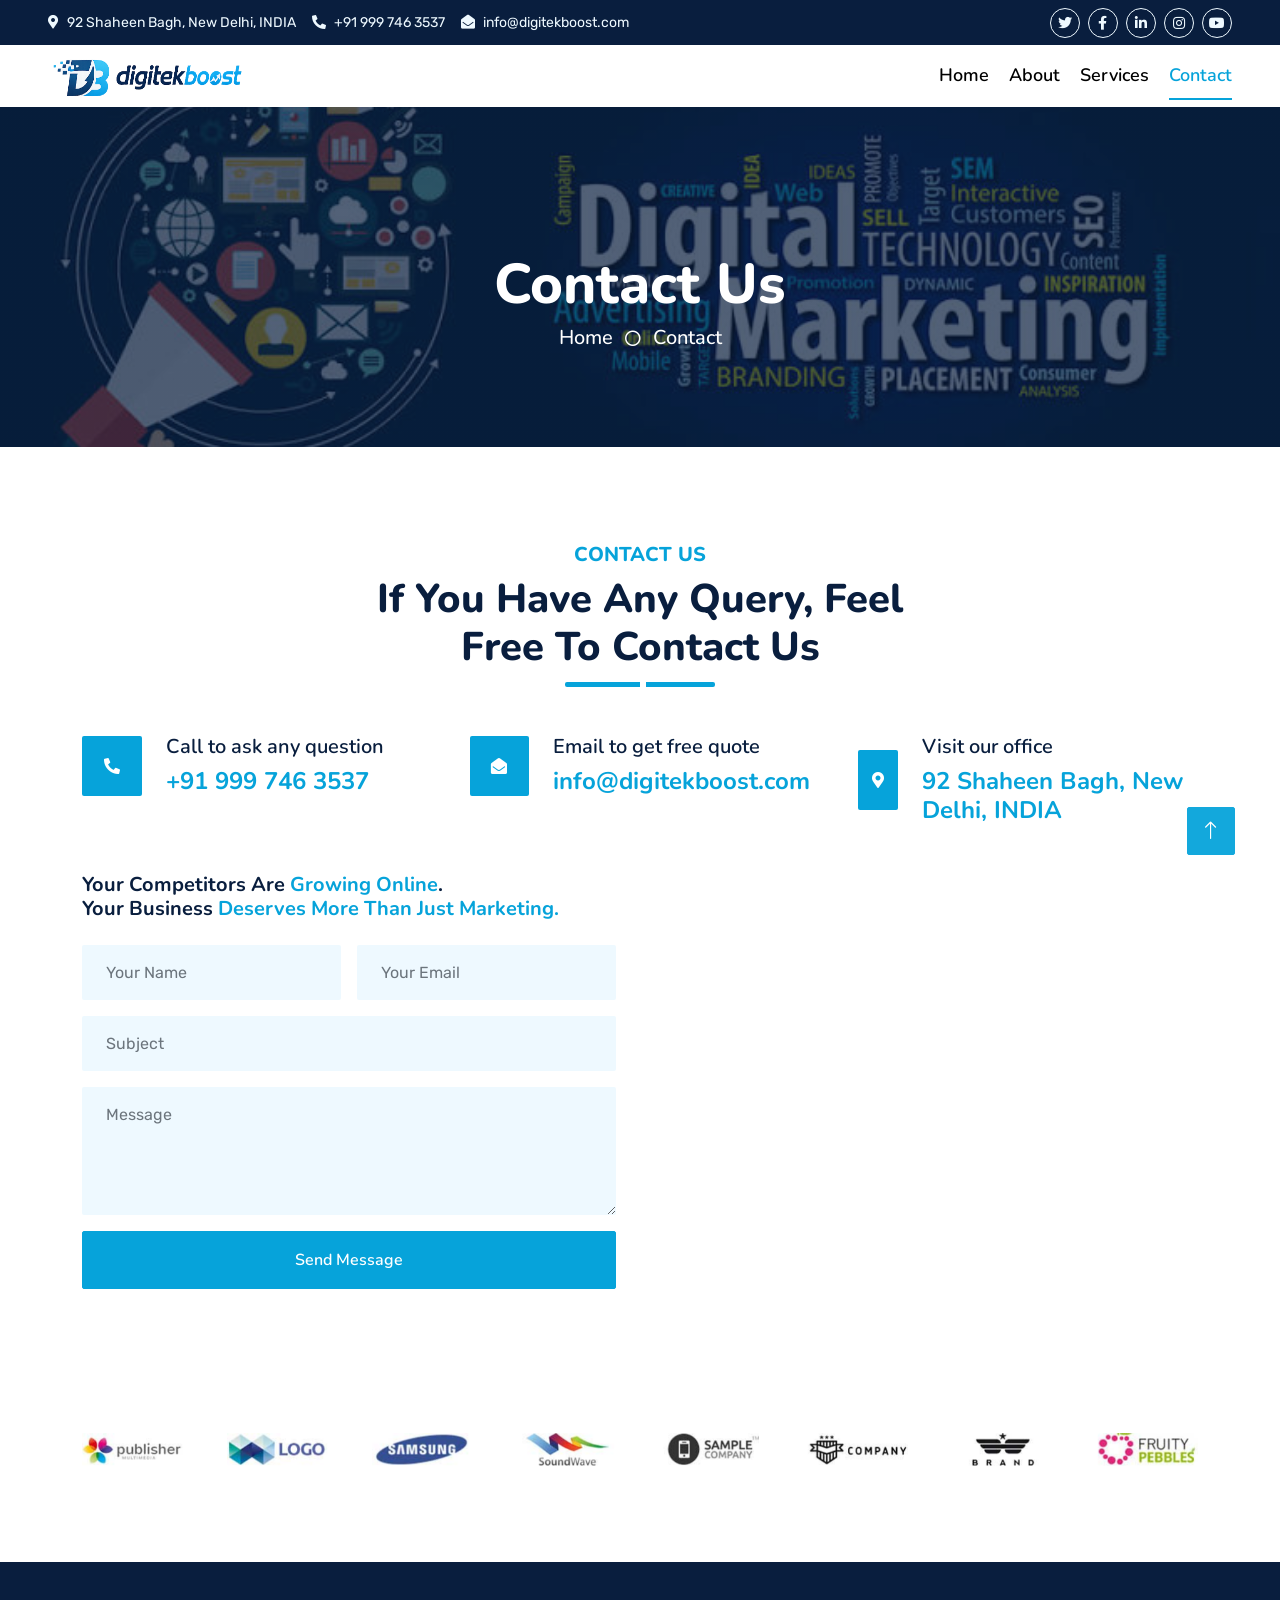
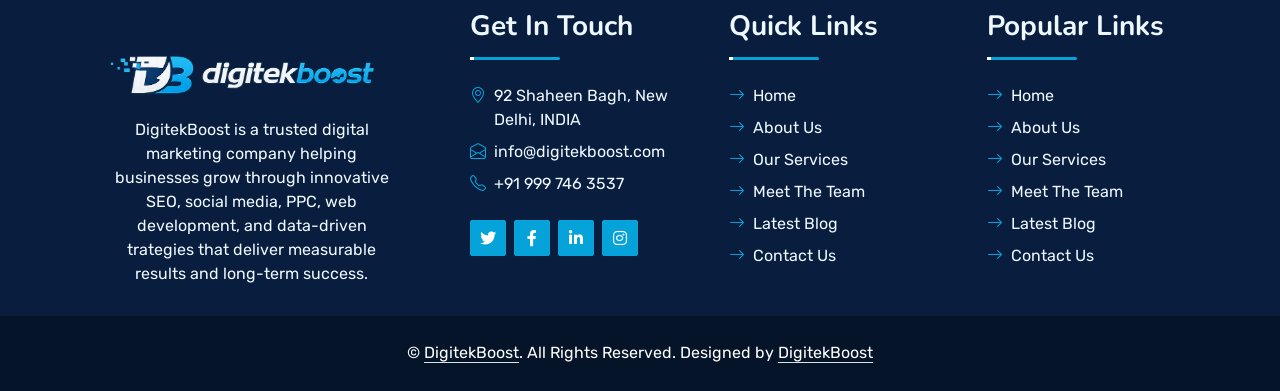
<file: contact.html>
<!doctype html>
<html lang="en">

<head>
  <meta charset="utf-8" />
  <title>DigitekBoost</title>
  <meta content="width=device-width, initial-scale=1.0" name="viewport" />
  <meta content="Free HTML Templates" name="keywords" />
  <meta content="Free HTML Templates" name="description" />

  <!-- Favicon -->
  <link href="img/favicon.ico" rel="icon" />

  <!-- Google Web Fonts -->
  <link rel="preconnect" href="https://fonts.googleapis.com" />
  <link rel="preconnect" href="https://fonts.gstatic.com" crossorigin />
  <link
    href="https://fonts.googleapis.com/css2?family=Nunito:wght@400;600;700;800&family=Rubik:wght@400;500;600;700&display=swap"
    rel="stylesheet" />

  <!-- Icon Font Stylesheet -->
  <link href="https://cdnjs.cloudflare.com/ajax/libs/font-awesome/5.10.0/css/all.min.css" rel="stylesheet" />
  <link href="https://cdn.jsdelivr.net/npm/bootstrap-icons@1.4.1/font/bootstrap-icons.css" rel="stylesheet" />

  <!-- Libraries Stylesheet -->
  <link href="lib/owlcarousel/assets/owl.carousel.min.css" rel="stylesheet" />
  <link href="lib/animate/animate.min.css" rel="stylesheet" />

  <!-- Customized Bootstrap Stylesheet -->
  <link href="css/bootstrap.min.css" rel="stylesheet" />

  <!-- Template Stylesheet -->
  <link href="css/style.css" rel="stylesheet" />
</head>

<body>
  <!-- Spinner Start -->
  <div id="spinner"
    class="show bg-white position-fixed translate-middle w-100 vh-100 top-50 start-50 d-flex align-items-center justify-content-center">
    <div class="spinner"></div>
  </div>
  <!-- Spinner End -->

  <!-- Topbar Start -->
  <div class="container-fluid bg-dark px-5 d-none d-lg-block">
    <div class="row gx-0">
      <div class="col-lg-8 text-center text-lg-start mb-2 mb-lg-0">
        <div class="d-inline-flex align-items-center" style="height: 45px">
          <small class="me-3 text-light"><i class="fa fa-map-marker-alt me-2"></i>92 Shaheen Bagh, New
            Delhi, INDIA</small>
          <small class="me-3 text-light"><i class="fa fa-phone-alt me-2"></i>+91 999 746 3537</small>
          <small class="text-light"><i class="fa fa-envelope-open me-2"></i>info@digitekboost.com</small>
        </div>
      </div>
      <div class="col-lg-4 text-center text-lg-end">
        <div class="d-inline-flex align-items-center" style="height: 45px">
          <a class="btn btn-sm btn-outline-light btn-sm-square rounded-circle me-2" href=""><i
              class="fab fa-twitter fw-normal"></i></a>
          <a class="btn btn-sm btn-outline-light btn-sm-square rounded-circle me-2" href=""><i
              class="fab fa-facebook-f fw-normal"></i></a>
          <a class="btn btn-sm btn-outline-light btn-sm-square rounded-circle me-2" href=""><i
              class="fab fa-linkedin-in fw-normal"></i></a>
          <a class="btn btn-sm btn-outline-light btn-sm-square rounded-circle me-2" href=""><i
              class="fab fa-instagram fw-normal"></i></a>
          <a class="btn btn-sm btn-outline-light btn-sm-square rounded-circle" href=""><i
              class="fab fa-youtube fw-normal"></i></a>
        </div>
      </div>
    </div>
  </div>
  <!-- Topbar End -->

    <!-- Navbar Start -->
    <div class="container-fluid p-0">
      <nav class="navbar navbar-expand-lg navbar-dark px-5">
      <a href="index.html" class="navbar-brand p-0">
        <h1 class="m-0">
          <!-- <i class="fa fa-user-tie me-2"></i>Startup -->
          <img id="logo-dark" class="logo-dark" src="img/light.png" alt="DigitekBoost dark logo" />
          <img id="logo-light" class="logo-light" src="img/light.png" alt="DigitekBoost light logo" />
        </h1>
      </a>
      <button class="navbar-toggler" type="button" data-bs-toggle="collapse" data-bs-target="#navbarCollapse">
        <span class="fa fa-bars"></span>
      </button>
      <div class="collapse navbar-collapse" id="navbarCollapse">
        <div class="navbar-nav ms-auto py-0">
          <a href="index.html" class="nav-item nav-link">Home</a>
          <a href="about.html" class="nav-item nav-link">About</a>
          <a href="service.html" class="nav-item nav-link">Services</a>
          <!-- <div class="nav-item dropdown">
              <a
                href="#"
                class="nav-link dropdown-toggle"
                data-bs-toggle="dropdown"
                >Pages</a
              >
              <div class="dropdown-menu m-0">
                <a href="feature.html" class="dropdown-item">Our features</a>
                <a href="team.html" class="dropdown-item">Team Members</a>
                <a href="testimonial.html" class="dropdown-item">Testimonial</a>
                <a href="quote.html" class="dropdown-item">Free Quote</a>
              </div>
            </div> -->
          <a href="contact.html" class="nav-item nav-link active">Contact</a>
        </div>
        <!-- <butaton
            type="button"
            class="btn text-primary ms-3"
            data-bs-toggle="modal"
            data-bs-target="#searchModal"
            ><i class="fa fa-search"></i
          ></butaton> -->
        <!-- <a
            href="https://htmlcodex.com/downloading/?item=1858"
            class="btn btn-primary py-2 px-4 ms-3"
            >Buy Pro Version</a
          > -->
      </div>
    </nav>

    <div class="container-fluid bg-primary py-5 bg-header">
      <!-- style="margin-bottom: 90px" -->
      <div class="row py-5">
        <div class="col-12 pt-lg-5 mt-lg5 text-center">
          <h1 class="display-4 text-white animated zoomIn">Contact Us</h1>
          <a href="index.html" class="h5 text-white">Home</a>
          <i class="far fa-circle text-white px-2"></i>
          <a href="contact.html" class="h5 text-white">Contact</a>
        </div>
      </div>
    </div>
  </div>
  <!-- Navbar End -->

  <!-- Full Screen Search Start -->
  <div class="modal fade" id="searchModal" tabindex="-1">
    <div class="modal-dialog modal-fullscreen">
      <div class="modal-content" style="background: rgba(9, 30, 62, 0.7)">
        <div class="modal-header border-0">
          <button type="button" class="btn bg-white btn-close" data-bs-dismiss="modal" aria-label="Close"></button>
        </div>
        <div class="modal-body d-flex align-items-center justify-content-center">
          <div class="input-group" style="max-width: 600px">
            <input type="text" class="form-control bg-transparent border-primary p-3"
              placeholder="Type search keyword" />
            <button class="btn btn-primary px-4">
              <i class="bi bi-search"></i>
            </button>
          </div>
        </div>
      </div>
    </div>
  </div>
  <!-- Full Screen Search End -->

  <!-- Contact Start -->
  <div class="container-fluid py-5 wow fadeInUp" data-wow-delay="0.1s">
    <div class="container py-5">
      <div class="section-title text-center position-relative pb-3 mb-5 mx-auto" style="max-width: 600px">
        <h5 class="fw-bold text-primary text-uppercase">Contact Us</h5>
        <h1 class="mb-0">If You Have Any Query, Feel Free To Contact Us</h1>
      </div>
      <div class="row g-5 mb-5">
        <div class="col-lg-4">
          <div class="d-flex align-items-center wow fadeIn" data-wow-delay="0.1s">
            <div class="bg-primary d-flex align-items-center justify-content-center rounded"
              style="width: 60px; height: 60px">
              <i class="fa fa-phone-alt text-white"></i>
            </div>
            <div class="ps-4">
              <h5 class="mb-2">Call to ask any question</h5>
              <h4 class="text-primary mb-0">+91 999 746 3537</h4>
            </div>
          </div>
        </div>
        <div class="col-lg-4">
          <div class="d-flex align-items-center wow fadeIn" data-wow-delay="0.4s">
            <div class="bg-primary d-flex align-items-center justify-content-center rounded"
              style="width: 60px; height: 60px">
              <i class="fa fa-envelope-open text-white"></i>
            </div>
            <div class="ps-4">
              <h5 class="mb-2">Email to get free quote</h5>
              <h4 class="text-primary mb-0">info@digitekboost.com</h4>
            </div>
          </div>
        </div>
        <div class="col-lg-4">
          <div class="d-flex align-items-center wow fadeIn" data-wow-delay="0.8s">
            <div class="bg-primary d-flex align-items-center justify-content-center rounded"
              style="width: 60px; height: 60px">
              <i class="fa fa-map-marker-alt text-white"></i>
            </div>
            <div class="ps-4">
              <h5 class="mb-2">Visit our office</h5>
              <h4 class="text-primary mb-0">
                92 Shaheen Bagh, New Delhi, INDIA
              </h4>
            </div>
          </div>
        </div>
      </div>
      <div class="row g-5">
        <div class="col-lg-6 wow slideInUp" data-wow-delay="0.3s">
          <h4 class="mb-4 fs-5">
            <!-- Receive messages instantly with our PHP and Ajax contact form - available in the  -->
            Your Competitors Are
            <span style="color: #06a3da">Growing Online</span>.
            <br />
            Your Business
            <span style="color: #06a3da">Deserves More Than Just Marketing.
            </span>
          </h4>
          <form>
            <div class="row g-3">
              <div class="col-md-6">
                <input type="text" class="form-control border-0 bg-light px-4" placeholder="Your Name"
                  style="height: 55px" />
              </div>
              <div class="col-md-6">
                <input type="email" class="form-control border-0 bg-light px-4" placeholder="Your Email"
                  style="height: 55px" />
              </div>
              <div class="col-12">
                <input type="text" class="form-control border-0 bg-light px-4" placeholder="Subject"
                  style="height: 55px" />
              </div>
              <div class="col-12">
                <textarea class="form-control border-0 bg-light px-4 py-3" rows="4" placeholder="Message"></textarea>
              </div>
              <div class="col-12">
                <button class="btn btn-primary w-100 py-3" type="submit">
                  Send Message
                </button>
              </div>
            </div>
          </form>
        </div>
        <div class="col-lg-6 wow slideInUp" data-wow-delay="0.6s">
          <iframe class="position-relative rounded w-100 h-100"
            src="https://www.google.com/maps/embed?pb=!1m18!1m12!1m3!1d10202.644758908813!2d77.29535907812533!3d28.543799010537626!2m3!1f0!2f0!3f0!3m2!1i1024!2i768!4f13.1!3m3!1m2!1s0x390ce41008b77545%3A0x8d55736d204d830f!2sShaheen%20Bagh%2C%20Jasola%20Vihar%2C%20New%20Delhi%2C%20Delhi!5e0!3m2!1sen!2sin!4v1784493186992!5m2!1sen!2sin"
            frameborder="0" style="min-height: 350px; border: 0" allowfullscreen="" aria-hidden="false"
            tabindex="0"></iframe>
        </div>
      </div>
    </div>
  </div>
  <!-- Contact End -->

  <!-- Vendor Start -->
  <div class="container-fluid wow fadeInUp" data-wow-delay="0.1s">
    <div class="container py-5">
      <div class="bg-white">
        <div class="owl-carousel vendor-carousel">
          <img src="img/vendor-1.jpg" alt="" />
          <img src="img/vendor-2.jpg" alt="" />
          <img src="img/vendor-3.jpg" alt="" />
          <img src="img/vendor-4.jpg" alt="" />
          <img src="img/vendor-5.jpg" alt="" />
          <img src="img/vendor-6.jpg" alt="" />
          <img src="img/vendor-7.jpg" alt="" />
          <img src="img/vendor-8.jpg" alt="" />
          <img src="img/vendor-9.jpg" alt="" />
        </div>
      </div>
    </div>
  </div>
  <!-- Vendor End -->

  <!-- Footer Start -->
  <div class="container-fluid bg-dark text-light mt-5 wow fadeInUp" data-wow-delay="0.1s">
    <div class="container">
      <div class="row gx-5">
        <div class="col-lg-4 col-md-6 footer-about">
          <div class="d-flex flex-column align-items-center justify-content-center text-center h-100 bg-primar p-4">
            <a href="index.html" class="navbar-brand">
              <h1 class="m-0 text-white">
                <!-- <i class="fa fa-user-tie me-2"></i>Startup -->
                <img id="logo-dark" class="logo-dark w-100" src="img/dark.png" alt="DigitekBoost dark logo" />
              </h1>
            </a>
            <p class="mt-3 mb-4">
              DigitekBoost is a trusted digital marketing company helping
              businesses grow through innovative SEO, social media, PPC, web
              development, and data-driven trategies that deliver measurable
              results and long-term success.
            </p>
            <!-- <form action="">
                <div class="input-group">
                  <input
                    type="text"
                    class="form-control border-white p-3"
                    placeholder="Your Email"
                  />
                  <button class="btn btn-dark">Sign Up</button>
                </div>
              </form> -->
          </div>
        </div>
        <div class="col-lg-8 col-md-6">
          <div class="row gx-5">
            <div class="col-lg-4 col-md-12 pt-5 mb-5">
              <div class="section-title section-title-sm position-relative pb-3 mb-4">
                <h3 class="text-light mb-0">Get In Touch</h3>
              </div>
              <div class="d-flex mb-2">
                <i class="bi bi-geo-alt text-primary me-2"></i>
                <p class="mb-0">92 Shaheen Bagh, New Delhi, INDIA</p>
              </div>
              <div class="d-flex mb-2">
                <i class="bi bi-envelope-open text-primary me-2"></i>
                <p class="mb-0">info@digitekboost.com</p>
              </div>
              <div class="d-flex mb-2">
                <i class="bi bi-telephone text-primary me-2"></i>
                <p class="mb-0">+91 999 746 3537</p>
              </div>
              <div class="d-flex mt-4">
                <a class="btn btn-primary btn-square me-2" href="#"><i class="fab fa-twitter fw-normal"></i></a>
                <a class="btn btn-primary btn-square me-2" href="#"><i class="fab fa-facebook-f fw-normal"></i></a>
                <a class="btn btn-primary btn-square me-2" href="#"><i class="fab fa-linkedin-in fw-normal"></i></a>
                <a class="btn btn-primary btn-square" href="#"><i class="fab fa-instagram fw-normal"></i></a>
              </div>
            </div>
            <div class="col-lg-4 col-md-12 pt-0 pt-lg-5 mb-5">
              <div class="section-title section-title-sm position-relative pb-3 mb-4">
                <h3 class="text-light mb-0">Quick Links</h3>
              </div>
              <div class="link-animated d-flex flex-column justify-content-start">
                <a class="text-light mb-2" href="#"><i class="bi bi-arrow-right text-primary me-2"></i>Home</a>
                <a class="text-light mb-2" href="#"><i class="bi bi-arrow-right text-primary me-2"></i>About
                  Us</a>
                <a class="text-light mb-2" href="#"><i class="bi bi-arrow-right text-primary me-2"></i>Our
                  Services</a>
                <a class="text-light mb-2" href="#"><i class="bi bi-arrow-right text-primary me-2"></i>Meet The
                  Team</a>
                <a class="text-light mb-2" href="#"><i class="bi bi-arrow-right text-primary me-2"></i>Latest
                  Blog</a>
                <a class="text-light" href="#"><i class="bi bi-arrow-right text-primary me-2"></i>Contact
                  Us</a>
              </div>
            </div>
            <div class="col-lg-4 col-md-12 pt-0 pt-lg-5 mb-5">
              <div class="section-title section-title-sm position-relative pb-3 mb-4">
                <h3 class="text-light mb-0">Popular Links</h3>
              </div>
              <div class="link-animated d-flex flex-column justify-content-start">
                <a class="text-light mb-2" href="#"><i class="bi bi-arrow-right text-primary me-2"></i>Home</a>
                <a class="text-light mb-2" href="#"><i class="bi bi-arrow-right text-primary me-2"></i>About
                  Us</a>
                <a class="text-light mb-2" href="#"><i class="bi bi-arrow-right text-primary me-2"></i>Our
                  Services</a>
                <a class="text-light mb-2" href="#"><i class="bi bi-arrow-right text-primary me-2"></i>Meet The
                  Team</a>
                <a class="text-light mb-2" href="#"><i class="bi bi-arrow-right text-primary me-2"></i>Latest
                  Blog</a>
                <a class="text-light" href="#"><i class="bi bi-arrow-right text-primary me-2"></i>Contact
                  Us</a>
              </div>
            </div>
          </div>
        </div>
      </div>
    </div>
  </div>
  <div class="container-fluid text-white" style="background: #061429">
    <div class="container text-center">
      <div class="row justify-content-end">
        <div class="col-lg-12">
          <div class="d-flex align-items-center justify-content-center" style="height: 75px">
            <p class="mb-0">
              &copy;
              <a class="text-white border-bottom" href="#">DigitekBoost</a>.
              All Rights Reserved.

              <!--/*** The author’s attribution link must remain intact in the template. ***/-->
              <!--/*** If you wish to remove this credit link, please purchase the Pro Version . ***/-->
              Designed by
              <!-- <a class="text-white border-bottom" href="https://htmlcodex.com"
                  >HTML Codex</a
                > -->
              <a class="text-white border-bottom text-decoration-none" href="https://digitekboost.com">DigitekBoost</a>
            </p>
          </div>
        </div>
      </div>
    </div>
  </div>
  <!-- Footer End -->

  <!-- Back to Top -->
  <a href="#" class="btn btn-lg btn-primary btn-lg-square rounded back-to-top"><i class="bi bi-arrow-up"></i></a>

  <!-- JavaScript Libraries -->
  <script src="https://code.jquery.com/jquery-3.4.1.min.js"></script>
  <script src="https://cdn.jsdelivr.net/npm/bootstrap@5.0.0/dist/js/bootstrap.bundle.min.js"></script>
  <script src="lib/wow/wow.min.js"></script>
  <script src="lib/easing/easing.min.js"></script>
  <script src="lib/waypoints/waypoints.min.js"></script>
  <script src="lib/counterup/counterup.min.js"></script>
  <script src="lib/owlcarousel/owl.carousel.min.js"></script>

  <!-- Template Javascript -->
  <script src="js/main.js"></script>
</body>

</html>
</file>
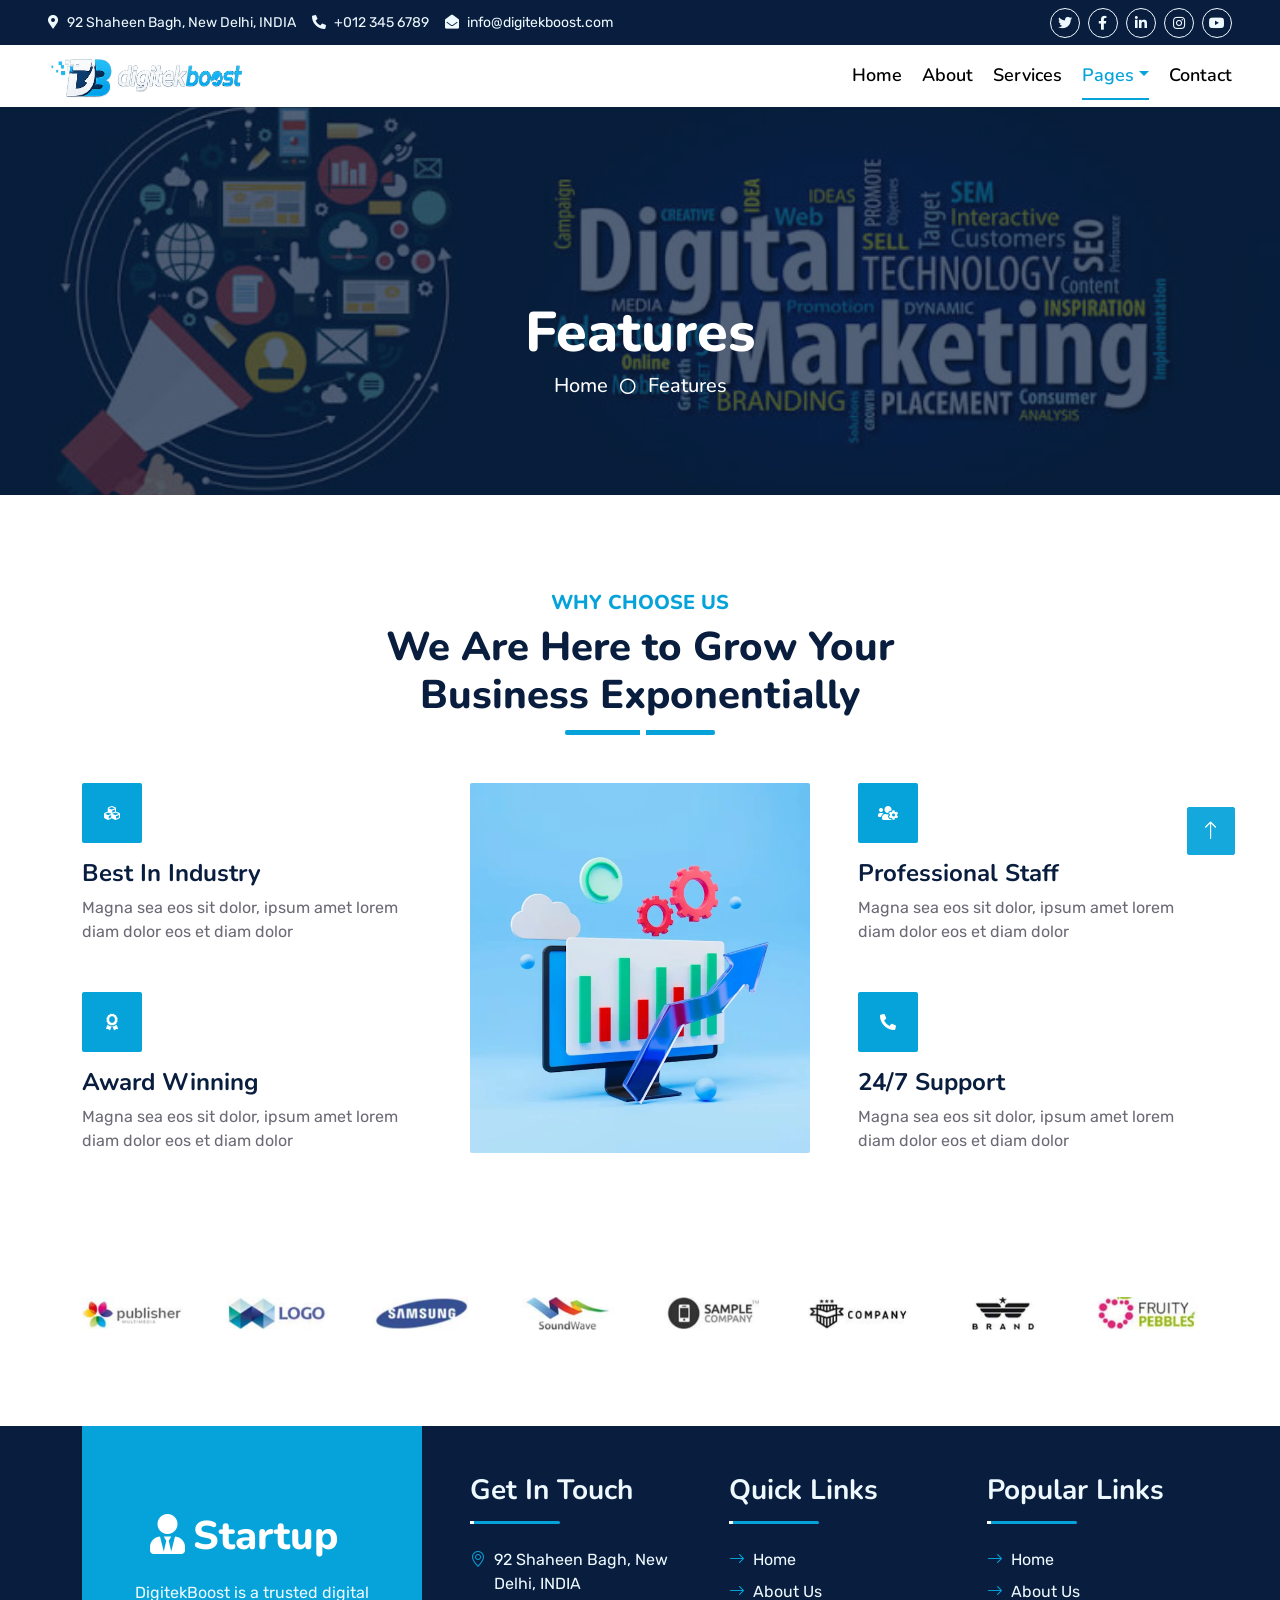
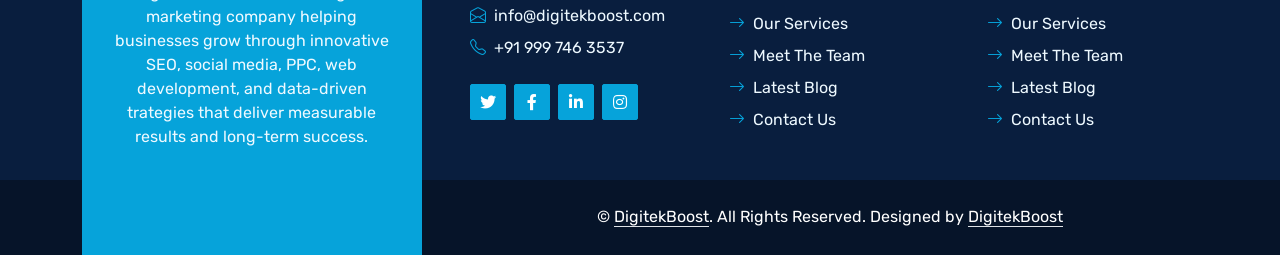
<file: feature.html>
<!doctype html>
<html lang="en">
  <head>
    <meta charset="utf-8" />
    <title>DigitekBoost</title>
    <meta content="width=device-width, initial-scale=1.0" name="viewport" />
    <meta content="Free HTML Templates" name="keywords" />
    <meta content="Free HTML Templates" name="description" />

    <!-- Favicon -->
    <link href="img/favicon.ico" rel="icon" />

    <!-- Google Web Fonts -->
    <link rel="preconnect" href="https://fonts.googleapis.com" />
    <link rel="preconnect" href="https://fonts.gstatic.com" crossorigin />
    <link
      href="https://fonts.googleapis.com/css2?family=Nunito:wght@400;600;700;800&family=Rubik:wght@400;500;600;700&display=swap"
      rel="stylesheet"
    />

    <!-- Icon Font Stylesheet -->
    <link
      href="https://cdnjs.cloudflare.com/ajax/libs/font-awesome/5.10.0/css/all.min.css"
      rel="stylesheet"
    />
    <link
      href="https://cdn.jsdelivr.net/npm/bootstrap-icons@1.4.1/font/bootstrap-icons.css"
      rel="stylesheet"
    />

    <!-- Libraries Stylesheet -->
    <link href="lib/owlcarousel/assets/owl.carousel.min.css" rel="stylesheet" />
    <link href="lib/animate/animate.min.css" rel="stylesheet" />

    <!-- Customized Bootstrap Stylesheet -->
    <link href="css/bootstrap.min.css" rel="stylesheet" />

    <!-- Template Stylesheet -->
    <link href="css/style.css" rel="stylesheet" />
    <link href="css/mystyle.css" rel="stylesheet" />
  </head>

  <body>
    <!-- Spinner Start -->
    <div
      id="spinner"
      class="show bg-white position-fixed translate-middle w-100 vh-100 top-50 start-50 d-flex align-items-center justify-content-center"
    >
      <div class="spinner"></div>
    </div>
    <!-- Spinner End -->

    <!-- Topbar Start -->
    <div class="container-fluid bg-dark px-5 d-none d-lg-block">
      <div class="row gx-0">
        <div class="col-lg-8 text-center text-lg-start mb-2 mb-lg-0">
          <div class="d-inline-flex align-items-center" style="height: 45px">
            <small class="me-3 text-light"
              ><i class="fa fa-map-marker-alt me-2"></i>92 Shaheen Bagh, New
              Delhi, INDIA</small
            >
            <small class="me-3 text-light"
              ><i class="fa fa-phone-alt me-2"></i>+012 345 6789</small
            >
            <small class="text-light"
              ><i class="fa fa-envelope-open me-2"></i
              >info@digitekboost.com</small
            >
          </div>
        </div>
        <div class="col-lg-4 text-center text-lg-end">
          <div class="d-inline-flex align-items-center" style="height: 45px">
            <a
              class="btn btn-sm btn-outline-light btn-sm-square rounded-circle me-2"
              href=""
              ><i class="fab fa-twitter fw-normal"></i
            ></a>
            <a
              class="btn btn-sm btn-outline-light btn-sm-square rounded-circle me-2"
              href=""
              ><i class="fab fa-facebook-f fw-normal"></i
            ></a>
            <a
              class="btn btn-sm btn-outline-light btn-sm-square rounded-circle me-2"
              href=""
              ><i class="fab fa-linkedin-in fw-normal"></i
            ></a>
            <a
              class="btn btn-sm btn-outline-light btn-sm-square rounded-circle me-2"
              href=""
              ><i class="fab fa-instagram fw-normal"></i
            ></a>
            <a
              class="btn btn-sm btn-outline-light btn-sm-square rounded-circle"
              href=""
              ><i class="fab fa-youtube fw-normal"></i
            ></a>
          </div>
        </div>
      </div>
    </div>
    <!-- Topbar End -->

    <!-- Navbar Start -->
    <div class="container-fluid position-relative p-0">
      <nav class="navbar navbar-expand-lg navbar-dark px-5">
        <a href="index.html" class="navbar-brand p-0">
          <h1 class="m-0">
            <!-- <i class="fa fa-user-tie me-2"></i>Startup -->
            <img id="logo-dark" class="logo-dark" src="img/dark.png" alt="DigitekBoost dark logo" />
            <img id="logo-light" class="logo-light" src="img/light.png" alt="DigitekBoost light logo" />
          </h1>
        </a>
        <button
          class="navbar-toggler"
          type="button"
          data-bs-toggle="collapse"
          data-bs-target="#navbarCollapse"
        >
          <span class="fa fa-bars"></span>
        </button>
        <div class="collapse navbar-collapse" id="navbarCollapse">
          <div class="navbar-nav ms-auto py-0">
            <a href="index.html" class="nav-item nav-link">Home</a>
            <a href="about.html" class="nav-item nav-link">About</a>
            <a href="service.html" class="nav-item nav-link">Services</a>
            <div class="nav-item dropdown">
              <a
                href="#"
                class="nav-link dropdown-toggle active"
                data-bs-toggle="dropdown"
                >Pages</a
              >
              <div class="dropdown-menu m-0">
                <a href="feature.html" class="dropdown-item active"
                  >Our features</a
                >
                <a href="team.html" class="dropdown-item">Team Members</a>
                <a href="testimonial.html" class="dropdown-item">Testimonial</a>
                <a href="quote.html" class="dropdown-item">Free Quote</a>
              </div>
            </div>
            <a href="contact.html" class="nav-item nav-link">Contact</a>
          </div>
          <!-- <butaton type="button" class="btn text-primary ms-3" data-bs-toggle="modal" data-bs-target="#searchModal"><i class="fa fa-search"></i></butaton>
                <a href="https://htmlcodex.com/downloading/?item=1858" class="btn btn-primary py-2 px-4 ms-3">Buy Pro Version</a> -->
        </div>
      </nav>

      <div class="container-fluid bg-primary py-5 bg-header">
        <div class="row py-5">
          <div class="col-12 pt-lg-5 mt-lg-5 text-center">
            <h1 class="display-4 text-white animated zoomIn">Features</h1>
            <a href="" class="h5 text-white">Home</a>
            <i class="far fa-circle text-white px-2"></i>
            <a href="" class="h5 text-white">Features</a>
          </div>
        </div>
      </div>
    </div>
    <!-- Navbar End -->

    <!-- Full Screen Search Start -->
    <div class="modal fade" id="searchModal" tabindex="-1">
      <div class="modal-dialog modal-fullscreen">
        <div class="modal-content" style="background: rgba(9, 30, 62, 0.7)">
          <div class="modal-header border-0">
            <button
              type="button"
              class="btn bg-white btn-close"
              data-bs-dismiss="modal"
              aria-label="Close"
            ></button>
          </div>
          <div
            class="modal-body d-flex align-items-center justify-content-center"
          >
            <div class="input-group" style="max-width: 600px">
              <input
                type="text"
                class="form-control bg-transparent border-primary p-3"
                placeholder="Type search keyword"
              />
              <button class="btn btn-primary px-4">
                <i class="bi bi-search"></i>
              </button>
            </div>
          </div>
        </div>
      </div>
    </div>
    <!-- Full Screen Search End -->

    <!-- Features Start -->
    <div class="container-fluid py-5 wow fadeInUp" data-wow-delay="0.1s">
      <div class="container py-5">
        <div
          class="section-title text-center position-relative pb-3 mb-5 mx-auto"
          style="max-width: 600px"
        >
          <h5 class="fw-bold text-primary text-uppercase">Why Choose Us</h5>
          <h1 class="mb-0">We Are Here to Grow Your Business Exponentially</h1>
        </div>
        <div class="row g-5">
          <div class="col-lg-4">
            <div class="row g-5">
              <div class="col-12 wow zoomIn" data-wow-delay="0.2s">
                <div
                  class="bg-primary rounded d-flex align-items-center justify-content-center mb-3"
                  style="width: 60px; height: 60px"
                >
                  <i class="fa fa-cubes text-white"></i>
                </div>
                <h4>Best In Industry</h4>
                <p class="mb-0">
                  Magna sea eos sit dolor, ipsum amet lorem diam dolor eos et
                  diam dolor
                </p>
              </div>
              <div class="col-12 wow zoomIn" data-wow-delay="0.6s">
                <div
                  class="bg-primary rounded d-flex align-items-center justify-content-center mb-3"
                  style="width: 60px; height: 60px"
                >
                  <i class="fa fa-award text-white"></i>
                </div>
                <h4>Award Winning</h4>
                <p class="mb-0">
                  Magna sea eos sit dolor, ipsum amet lorem diam dolor eos et
                  diam dolor
                </p>
              </div>
            </div>
          </div>
          <div
            class="col-lg-4 wow zoomIn"
            data-wow-delay="0.9s"
            style="min-height: 350px"
          >
            <div class="position-relative h-100">
              <img
                class="position-absolute w-100 h-100 rounded wow zoomIn"
                data-wow-delay="0.1s"
                src="img/feature.webp"
                style="object-fit: cover"
              />
            </div>
          </div>
          <div class="col-lg-4">
            <div class="row g-5">
              <div class="col-12 wow zoomIn" data-wow-delay="0.4s">
                <div
                  class="bg-primary rounded d-flex align-items-center justify-content-center mb-3"
                  style="width: 60px; height: 60px"
                >
                  <i class="fa fa-users-cog text-white"></i>
                </div>
                <h4>Professional Staff</h4>
                <p class="mb-0">
                  Magna sea eos sit dolor, ipsum amet lorem diam dolor eos et
                  diam dolor
                </p>
              </div>
              <div class="col-12 wow zoomIn" data-wow-delay="0.8s">
                <div
                  class="bg-primary rounded d-flex align-items-center justify-content-center mb-3"
                  style="width: 60px; height: 60px"
                >
                  <i class="fa fa-phone-alt text-white"></i>
                </div>
                <h4>24/7 Support</h4>
                <p class="mb-0">
                  Magna sea eos sit dolor, ipsum amet lorem diam dolor eos et
                  diam dolor
                </p>
              </div>
            </div>
          </div>
        </div>
      </div>
    </div>
    <!-- Features Start -->

    <!-- Vendor Start -->
    <div class="container-fluid wow fadeInUp" data-wow-delay="0.1s">
      <div class="container py-5 mb-5">
        <div class="bg-white">
          <div class="owl-carousel vendor-carousel">
            <img src="img/vendor-1.jpg" alt="" />
            <img src="img/vendor-2.jpg" alt="" />
            <img src="img/vendor-3.jpg" alt="" />
            <img src="img/vendor-4.jpg" alt="" />
            <img src="img/vendor-5.jpg" alt="" />
            <img src="img/vendor-6.jpg" alt="" />
            <img src="img/vendor-7.jpg" alt="" />
            <img src="img/vendor-8.jpg" alt="" />
            <img src="img/vendor-9.jpg" alt="" />
          </div>
        </div>
      </div>
    </div>
    <!-- Vendor End -->

    <!-- Footer Start -->
    <div
      class="container-fluid bg-dark text-light mt-5 wow fadeInUp"
      data-wow-delay="0.1s"
    >
      <div class="container">
        <div class="row gx-5">
          <div class="col-lg-4 col-md-6 footer-about">
            <div
              class="d-flex flex-column align-items-center justify-content-center text-center h-100 bg-primary p-4"
            >
              <a href="index.html" class="navbar-brand">
                <h1 class="m-0 text-white">
                  <i class="fa fa-user-tie me-2"></i>Startup
                </h1>
              </a>
              <p class="mt-3 mb-4">
                DigitekBoost is a trusted digital marketing company helping
                businesses grow through innovative SEO, social media, PPC, web
                development, and data-driven trategies that deliver measurable
                results and long-term success.
              </p>
              <!-- <form action="">
                            <div class="input-group">
                                <input type="text" class="form-control border-white p-3" placeholder="Your Email">
                                <button class="btn btn-dark">Sign Up</button>
                            </div>
                        </form> -->
            </div>
          </div>
          <div class="col-lg-8 col-md-6">
            <div class="row gx-5">
              <div class="col-lg-4 col-md-12 pt-5 mb-5">
                <div
                  class="section-title section-title-sm position-relative pb-3 mb-4"
                >
                  <h3 class="text-light mb-0">Get In Touch</h3>
                </div>
                <div class="d-flex mb-2">
                  <i class="bi bi-geo-alt text-primary me-2"></i>
                  <p class="mb-0">92 Shaheen Bagh, New Delhi, INDIA</p>
                </div>
                <div class="d-flex mb-2">
                  <i class="bi bi-envelope-open text-primary me-2"></i>
                  <p class="mb-0">info@digitekboost.com</p>
                </div>
                <div class="d-flex mb-2">
                  <i class="bi bi-telephone text-primary me-2"></i>
                  <p class="mb-0">+91 999 746 3537</p>
                </div>
                <div class="d-flex mt-4">
                  <a class="btn btn-primary btn-square me-2" href="#"
                    ><i class="fab fa-twitter fw-normal"></i
                  ></a>
                  <a class="btn btn-primary btn-square me-2" href="#"
                    ><i class="fab fa-facebook-f fw-normal"></i
                  ></a>
                  <a class="btn btn-primary btn-square me-2" href="#"
                    ><i class="fab fa-linkedin-in fw-normal"></i
                  ></a>
                  <a class="btn btn-primary btn-square" href="#"
                    ><i class="fab fa-instagram fw-normal"></i
                  ></a>
                </div>
              </div>
              <div class="col-lg-4 col-md-12 pt-0 pt-lg-5 mb-5">
                <div
                  class="section-title section-title-sm position-relative pb-3 mb-4"
                >
                  <h3 class="text-light mb-0">Quick Links</h3>
                </div>
                <div
                  class="link-animated d-flex flex-column justify-content-start"
                >
                  <a class="text-light mb-2" href="#"
                    ><i class="bi bi-arrow-right text-primary me-2"></i>Home</a
                  >
                  <a class="text-light mb-2" href="#"
                    ><i class="bi bi-arrow-right text-primary me-2"></i>About
                    Us</a
                  >
                  <a class="text-light mb-2" href="#"
                    ><i class="bi bi-arrow-right text-primary me-2"></i>Our
                    Services</a
                  >
                  <a class="text-light mb-2" href="#"
                    ><i class="bi bi-arrow-right text-primary me-2"></i>Meet The
                    Team</a
                  >
                  <a class="text-light mb-2" href="#"
                    ><i class="bi bi-arrow-right text-primary me-2"></i>Latest
                    Blog</a
                  >
                  <a class="text-light" href="#"
                    ><i class="bi bi-arrow-right text-primary me-2"></i>Contact
                    Us</a
                  >
                </div>
              </div>
              <div class="col-lg-4 col-md-12 pt-0 pt-lg-5 mb-5">
                <div
                  class="section-title section-title-sm position-relative pb-3 mb-4"
                >
                  <h3 class="text-light mb-0">Popular Links</h3>
                </div>
                <div
                  class="link-animated d-flex flex-column justify-content-start"
                >
                  <a class="text-light mb-2" href="#"
                    ><i class="bi bi-arrow-right text-primary me-2"></i>Home</a
                  >
                  <a class="text-light mb-2" href="#"
                    ><i class="bi bi-arrow-right text-primary me-2"></i>About
                    Us</a
                  >
                  <a class="text-light mb-2" href="#"
                    ><i class="bi bi-arrow-right text-primary me-2"></i>Our
                    Services</a
                  >
                  <a class="text-light mb-2" href="#"
                    ><i class="bi bi-arrow-right text-primary me-2"></i>Meet The
                    Team</a
                  >
                  <a class="text-light mb-2" href="#"
                    ><i class="bi bi-arrow-right text-primary me-2"></i>Latest
                    Blog</a
                  >
                  <a class="text-light" href="#"
                    ><i class="bi bi-arrow-right text-primary me-2"></i>Contact
                    Us</a
                  >
                </div>
              </div>
            </div>
          </div>
        </div>
      </div>
    </div>

    <div class="container-fluid text-white" style="background: #061429">
      <div class="container text-center">
        <div class="row justify-content-end">
          <div class="col-lg-8 col-md-6">
            <div
              class="d-flex align-items-center justify-content-center"
              style="height: 75px"
            >
              <p class="mb-0">
                &copy;
                <a class="text-white border-bottom" href="#">DigitekBoost</a>.
                All Rights Reserved.

                <!--/*** The author’s attribution link must remain intact in the template. ***/-->
                <!--/*** If you wish to remove this credit link, please purchase the Pro Version . ***/-->
                Designed by
                <!-- <a class="text-white border-bottom" href="https://htmlcodex.com"
                  >HTML Codex</a
                > -->
                <a
                  class="text-white border-bottom text-decoration-none"
                  href="https://digitekboost.com"
                  >DigitekBoost</a
                >
              </p>
            </div>
          </div>
        </div>
      </div>
    </div>
    <!-- Footer End -->

    <!-- Back to Top -->
    <a href="#" class="btn btn-lg btn-primary btn-lg-square rounded back-to-top"
      ><i class="bi bi-arrow-up"></i
    ></a>

    <!-- JavaScript Libraries -->
    <script src="https://code.jquery.com/jquery-3.4.1.min.js"></script>
    <script src="https://cdn.jsdelivr.net/npm/bootstrap@5.0.0/dist/js/bootstrap.bundle.min.js"></script>
    <script src="lib/wow/wow.min.js"></script>
    <script src="lib/easing/easing.min.js"></script>
    <script src="lib/waypoints/waypoints.min.js"></script>
    <script src="lib/counterup/counterup.min.js"></script>
    <script src="lib/owlcarousel/owl.carousel.min.js"></script>

    <!-- Template Javascript -->
    <script src="js/main.js"></script>
  </body>
</html>
</file>
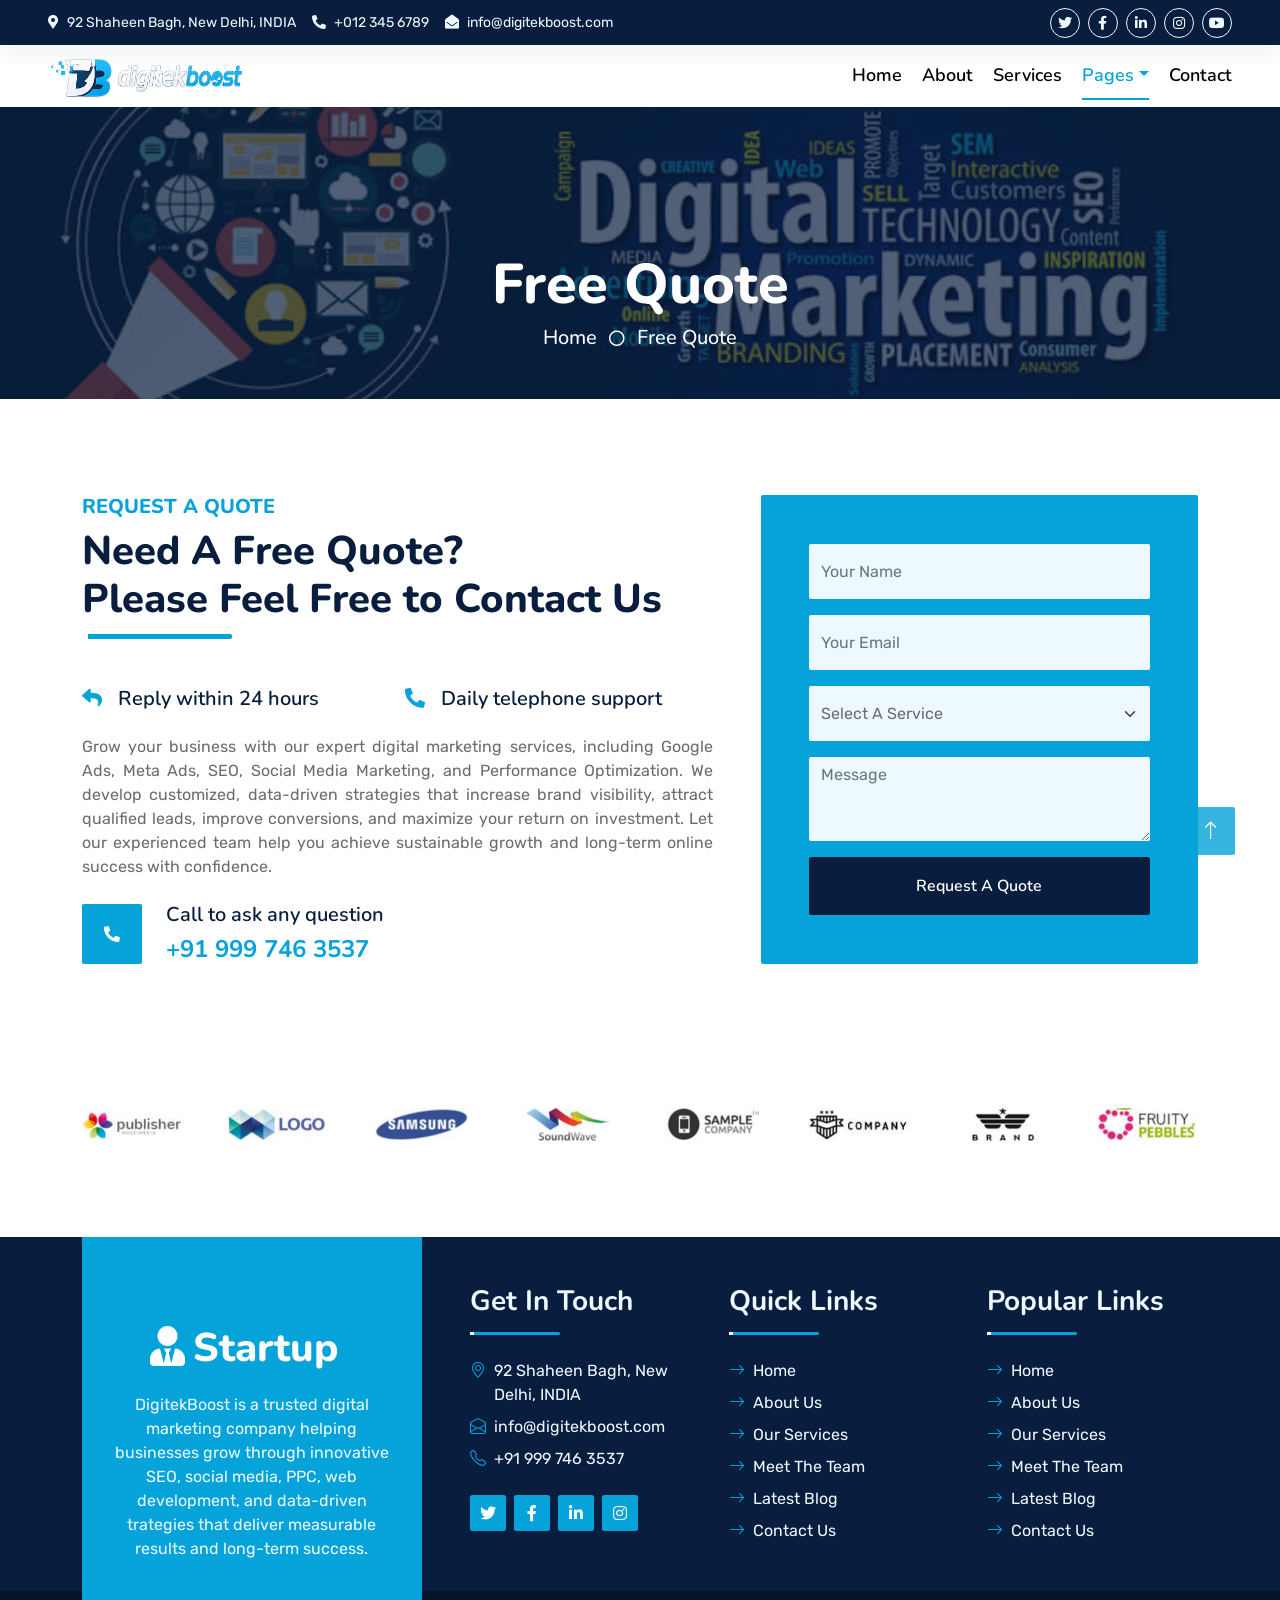
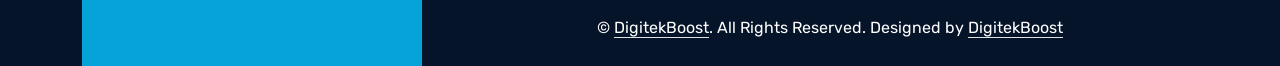
<file: quote.html>
<!doctype html>
<html lang="en">
  <head>
    <meta charset="utf-8" />
    <title>DigitekBoost</title>
    <meta content="width=device-width, initial-scale=1.0" name="viewport" />
    <meta content="Free HTML Templates" name="keywords" />
    <meta content="Free HTML Templates" name="description" />

    <!-- Favicon -->
    <link href="img/favicon.ico" rel="icon" />

    <!-- Google Web Fonts -->
    <link rel="preconnect" href="https://fonts.googleapis.com" />
    <link rel="preconnect" href="https://fonts.gstatic.com" crossorigin />
    <link
      href="https://fonts.googleapis.com/css2?family=Nunito:wght@400;600;700;800&family=Rubik:wght@400;500;600;700&display=swap"
      rel="stylesheet"
    />

    <!-- Icon Font Stylesheet -->
    <link
      href="https://cdnjs.cloudflare.com/ajax/libs/font-awesome/5.10.0/css/all.min.css"
      rel="stylesheet"
    />
    <link
      href="https://cdn.jsdelivr.net/npm/bootstrap-icons@1.4.1/font/bootstrap-icons.css"
      rel="stylesheet"
    />

    <!-- Libraries Stylesheet -->
    <link href="lib/owlcarousel/assets/owl.carousel.min.css" rel="stylesheet" />
    <link href="lib/animate/animate.min.css" rel="stylesheet" />

    <!-- Customized Bootstrap Stylesheet -->
    <link href="css/bootstrap.min.css" rel="stylesheet" />

    <!-- Template Stylesheet -->
    <link href="css/style.css" rel="stylesheet" />
    <link href="css/mystyle.css" rel="stylesheet" />
  </head>

  <body>
    <!-- Spinner Start -->
    <div
      id="spinner"
      class="show bg-white position-fixed translate-middle w-100 vh-100 top-50 start-50 d-flex align-items-center justify-content-center"
    >
      <div class="spinner"></div>
    </div>
    <!-- Spinner End -->

    <!-- Topbar Start -->
    <div class="container-fluid bg-dark px-5 d-none d-lg-block">
      <div class="row gx-0">
        <div class="col-lg-8 text-center text-lg-start mb-2 mb-lg-0">
          <div class="d-inline-flex align-items-center" style="height: 45px">
            <small class="me-3 text-light"
              ><i class="fa fa-map-marker-alt me-2"></i>92 Shaheen Bagh, New
              Delhi, INDIA</small
            >
            <small class="me-3 text-light"
              ><i class="fa fa-phone-alt me-2"></i>+012 345 6789</small
            >
            <small class="text-light"
              ><i class="fa fa-envelope-open me-2"></i
              >info@digitekboost.com</small
            >
          </div>
        </div>
        <div class="col-lg-4 text-center text-lg-end">
          <div class="d-inline-flex align-items-center" style="height: 45px">
            <a
              class="btn btn-sm btn-outline-light btn-sm-square rounded-circle me-2"
              href=""
              ><i class="fab fa-twitter fw-normal"></i
            ></a>
            <a
              class="btn btn-sm btn-outline-light btn-sm-square rounded-circle me-2"
              href=""
              ><i class="fab fa-facebook-f fw-normal"></i
            ></a>
            <a
              class="btn btn-sm btn-outline-light btn-sm-square rounded-circle me-2"
              href=""
              ><i class="fab fa-linkedin-in fw-normal"></i
            ></a>
            <a
              class="btn btn-sm btn-outline-light btn-sm-square rounded-circle me-2"
              href=""
              ><i class="fab fa-instagram fw-normal"></i
            ></a>
            <a
              class="btn btn-sm btn-outline-light btn-sm-square rounded-circle"
              href=""
              ><i class="fab fa-youtube fw-normal"></i
            ></a>
          </div>
        </div>
      </div>
    </div>
    <!-- Topbar End -->

    <!-- Navbar Start -->
    <div class="container-fluid position-relative p-0">
      <nav class="navbar navbar-expand-lg navbar-dark px-5">
        <a href="index.html" class="navbar-brand p-0">
          <h1 class="m-0">
            <!-- <i class="fa fa-user-tie me-2"></i>Startup -->
            <img id="logo-dark" class="logo-dark" src="img/dark.png" alt="DigitekBoost dark logo" />
            <img id="logo-light" class="logo-light" src="img/light.png" alt="DigitekBoost light logo" />
          </h1>
        </a>
        <button
          class="navbar-toggler"
          type="button"
          data-bs-toggle="collapse"
          data-bs-target="#navbarCollapse"
        >
          <span class="fa fa-bars"></span>
        </button>
        <div class="collapse navbar-collapse" id="navbarCollapse">
          <div class="navbar-nav ms-auto py-0">
            <a href="index.html" class="nav-item nav-link">Home</a>
            <a href="about.html" class="nav-item nav-link">About</a>
            <a href="service.html" class="nav-item nav-link">Services</a>
            <div class="nav-item dropdown">
              <a
                href="#"
                class="nav-link dropdown-toggle active"
                data-bs-toggle="dropdown"
                >Pages</a
              >
              <div class="dropdown-menu m-0">
                <!-- <a href="feature.html" class="dropdown-item">Our features</a> -->
                <!-- <a href="team.html" class="dropdown-item">Team Members</a> -->
                <!-- <a href="testimonial.html" class="dropdown-item">Testimonial</a> -->
                <a href="quote.html" class="dropdown-item active">Free Quote</a>
              </div>
            </div>
            <a href="contact.html" class="nav-item nav-link">Contact</a>
          </div>
          <!-- <butaton
            type="button"
            class="btn text-primary ms-3"
            data-bs-toggle="modal"
            data-bs-target="#searchModal"
            ><i class="fa fa-search"></i
          ></butaton> -->
          <!-- <a
            href="https://htmlcodex.com/downloading/?item=1858"
            class="btn btn-primary py-2 px-4 ms-3"
            >Buy Pro Version</a
          > -->
        </div>
      </nav>

      <div class="container-fluid bg-primary bg-header">
        <div class="row py-5">
          <div class="col-12 pt-lg-5 mt-lg-5 text-center">
            <h1 class="display-4 text-white animated zoomIn">Free Quote</h1>
            <a href="index.html" class="h5 text-white">Home</a>
            <i class="far fa-circle text-white px-2"></i>
            <a href="quote.html" class="h5 text-white">Free Quote</a>
          </div>
        </div>
      </div>
    </div>
    <!-- Navbar End -->

    <!-- Full Screen Search Start -->
    <div class="modal fade" id="searchModal" tabindex="-1">
      <div class="modal-dialog modal-fullscreen">
        <div class="modal-content" style="background: rgba(9, 30, 62, 0.7)">
          <div class="modal-header border-0">
            <button
              type="button"
              class="btn bg-white btn-close"
              data-bs-dismiss="modal"
              aria-label="Close"
            ></button>
          </div>
          <div
            class="modal-body d-flex align-items-center justify-content-center"
          >
            <div class="input-group" style="max-width: 600px">
              <input
                type="text"
                class="form-control bg-transparent border-primary p-3"
                placeholder="Type search keyword"
              />
              <button class="btn btn-primary px-4">
                <i class="bi bi-search"></i>
              </button>
            </div>
          </div>
        </div>
      </div>
    </div>
    <!-- Full Screen Search End -->

    <!-- Quote Start -->
    <div class="container-fluid py-5 wow fadeInUp" data-wow-delay="0.1s">
      <div class="container py-5">
        <div class="row g-5">
          <div class="col-lg-7">
            <div class="section-title position-relative pb-3 mb-5">
              <h5 class="fw-bold text-primary text-uppercase">
                Request A Quote
              </h5>
              <h1 class="mb-0">
                Need A Free Quote? <br />
                Please Feel Free to Contact Us
              </h1>
            </div>
            <div class="row gx-3">
              <div class="col-sm-6 wow zoomIn" data-wow-delay="0.2s">
                <h5 class="mb-4">
                  <i class="fa fa-reply text-primary me-3"></i>Reply within 24
                  hours
                </h5>
              </div>
              <div class="col-sm-6 wow zoomIn" data-wow-delay="0.4s">
                <h5 class="mb-4">
                  <i class="fa fa-phone-alt text-primary me-3"></i>Daily
                  telephone support
                </h5>
              </div>
            </div>
            <p class="mb-4 textjstify">
              Grow your business with our expert digital marketing services,
              including Google Ads, Meta Ads, SEO, Social Media Marketing, and
              Performance Optimization. We develop customized, data-driven
              strategies that increase brand visibility, attract qualified
              leads, improve conversions, and maximize your return on
              investment. Let our experienced team help you achieve sustainable
              growth and long-term online success with confidence.
            </p>
            <div
              class="d-flex align-items-center mt-2 wow zoomIn"
              data-wow-delay="0.6s"
            >
              <div
                class="bg-primary d-flex align-items-center justify-content-center rounded"
                style="width: 60px; height: 60px"
              >
                <i class="fa fa-phone-alt text-white"></i>
              </div>
              <div class="ps-4">
                <h5 class="mb-2">Call to ask any question</h5>
                <h4 class="text-primary mb-0">+91 999 746 3537</h4>
              </div>
            </div>
          </div>
          <div class="col-lg-5">
            <div
              class="bg-primary rounded h-100 d-flex align-items-center p-5 wow zoomIn"
              data-wow-delay="0.9s"
            >
              <form>
                <div class="row g-3">
                  <div class="col-xl-12">
                    <input
                      type="text"
                      class="form-control bg-light border-0"
                      placeholder="Your Name"
                      style="height: 55px"
                    />
                  </div>
                  <div class="col-12">
                    <input
                      type="email"
                      class="form-control bg-light border-0"
                      placeholder="Your Email"
                      style="height: 55px"
                    />
                  </div>
                  <div class="col-12">
                    <select
                      class="form-select bg-light border-0"
                      style="height: 55px"
                    >
                      <option selected>Select A Service</option>
                      <option value="1">Social Media Marketing</option>
                      <option value="2">Google Ads</option>
                      <option value="3">Meta Ads</option>
                      <option value="3">SEO</option>
                    </select>
                  </div>
                  <div class="col-12">
                    <textarea
                      class="form-control bg-light border-0"
                      rows="3"
                      placeholder="Message"
                    ></textarea>
                  </div>
                  <div class="col-12">
                    <button class="btn btn-dark w-100 py-3" type="submit">
                      Request A Quote
                    </button>
                  </div>
                </div>
              </form>
            </div>
          </div>
        </div>
      </div>
    </div>
    <!-- Quote End -->

    <!-- Vendor Start -->
    <div class="container-fluid wow fadeInUp" data-wow-delay="0.1s">
      <div class="container py-5 mb-5">
        <div class="bg-white">
          <div class="owl-carousel vendor-carousel">
            <img src="img/vendor-1.jpg" alt="" />
            <img src="img/vendor-2.jpg" alt="" />
            <img src="img/vendor-3.jpg" alt="" />
            <img src="img/vendor-4.jpg" alt="" />
            <img src="img/vendor-5.jpg" alt="" />
            <img src="img/vendor-6.jpg" alt="" />
            <img src="img/vendor-7.jpg" alt="" />
            <img src="img/vendor-8.jpg" alt="" />
            <img src="img/vendor-9.jpg" alt="" />
          </div>
        </div>
      </div>
    </div>
    <!-- Vendor End -->

    <!-- Footer Start -->
    <div
      class="container-fluid bg-dark text-light mt-5 wow fadeInUp"
      data-wow-delay="0.1s"
    >
      <div class="container">
        <div class="row gx-5">
          <div class="col-lg-4 col-md-6 footer-about">
            <div
              class="d-flex flex-column align-items-center justify-content-center text-center h-100 bg-primary p-4"
            >
              <a href="index.html" class="navbar-brand">
                <h1 class="m-0 text-white">
                  <i class="fa fa-user-tie me-2"></i>Startup
                </h1>
              </a>
              <p class="mt-3 mb-4">
                DigitekBoost is a trusted digital marketing company helping
                businesses grow through innovative SEO, social media, PPC, web
                development, and data-driven trategies that deliver measurable
                results and long-term success.
              </p>
              <!-- <form action="">
                <div class="input-group">
                  <input
                    type="text"
                    class="form-control border-white p-3"
                    placeholder="Your Email"
                  />
                  <button class="btn btn-dark">Sign Up</button>
                </div>
              </form> -->
            </div>
          </div>
          <div class="col-lg-8 col-md-6">
            <div class="row gx-5">
              <div class="col-lg-4 col-md-12 pt-5 mb-5">
                <div
                  class="section-title section-title-sm position-relative pb-3 mb-4"
                >
                  <h3 class="text-light mb-0">Get In Touch</h3>
                </div>
                <div class="d-flex mb-2">
                  <i class="bi bi-geo-alt text-primary me-2"></i>
                  <p class="mb-0">92 Shaheen Bagh, New Delhi, INDIA</p>
                </div>
                <div class="d-flex mb-2">
                  <i class="bi bi-envelope-open text-primary me-2"></i>
                  <p class="mb-0">info@digitekboost.com</p>
                </div>
                <div class="d-flex mb-2">
                  <i class="bi bi-telephone text-primary me-2"></i>
                  <p class="mb-0">+91 999 746 3537</p>
                </div>
                <div class="d-flex mt-4">
                  <a class="btn btn-primary btn-square me-2" href="#"
                    ><i class="fab fa-twitter fw-normal"></i
                  ></a>
                  <a class="btn btn-primary btn-square me-2" href="#"
                    ><i class="fab fa-facebook-f fw-normal"></i
                  ></a>
                  <a class="btn btn-primary btn-square me-2" href="#"
                    ><i class="fab fa-linkedin-in fw-normal"></i
                  ></a>
                  <a class="btn btn-primary btn-square" href="#"
                    ><i class="fab fa-instagram fw-normal"></i
                  ></a>
                </div>
              </div>
              <div class="col-lg-4 col-md-12 pt-0 pt-lg-5 mb-5">
                <div
                  class="section-title section-title-sm position-relative pb-3 mb-4"
                >
                  <h3 class="text-light mb-0">Quick Links</h3>
                </div>
                <div
                  class="link-animated d-flex flex-column justify-content-start"
                >
                  <a class="text-light mb-2" href="#"
                    ><i class="bi bi-arrow-right text-primary me-2"></i>Home</a
                  >
                  <a class="text-light mb-2" href="#"
                    ><i class="bi bi-arrow-right text-primary me-2"></i>About
                    Us</a
                  >
                  <a class="text-light mb-2" href="#"
                    ><i class="bi bi-arrow-right text-primary me-2"></i>Our
                    Services</a
                  >
                  <a class="text-light mb-2" href="#"
                    ><i class="bi bi-arrow-right text-primary me-2"></i>Meet The
                    Team</a
                  >
                  <a class="text-light mb-2" href="#"
                    ><i class="bi bi-arrow-right text-primary me-2"></i>Latest
                    Blog</a
                  >
                  <a class="text-light" href="#"
                    ><i class="bi bi-arrow-right text-primary me-2"></i>Contact
                    Us</a
                  >
                </div>
              </div>
              <div class="col-lg-4 col-md-12 pt-0 pt-lg-5 mb-5">
                <div
                  class="section-title section-title-sm position-relative pb-3 mb-4"
                >
                  <h3 class="text-light mb-0">Popular Links</h3>
                </div>
                <div
                  class="link-animated d-flex flex-column justify-content-start"
                >
                  <a class="text-light mb-2" href="#"
                    ><i class="bi bi-arrow-right text-primary me-2"></i>Home</a
                  >
                  <a class="text-light mb-2" href="#"
                    ><i class="bi bi-arrow-right text-primary me-2"></i>About
                    Us</a
                  >
                  <a class="text-light mb-2" href="#"
                    ><i class="bi bi-arrow-right text-primary me-2"></i>Our
                    Services</a
                  >
                  <a class="text-light mb-2" href="#"
                    ><i class="bi bi-arrow-right text-primary me-2"></i>Meet The
                    Team</a
                  >
                  <a class="text-light mb-2" href="#"
                    ><i class="bi bi-arrow-right text-primary me-2"></i>Latest
                    Blog</a
                  >
                  <a class="text-light" href="#"
                    ><i class="bi bi-arrow-right text-primary me-2"></i>Contact
                    Us</a
                  >
                </div>
              </div>
            </div>
          </div>
        </div>
      </div>
    </div>
    <div class="container-fluid text-white" style="background: #061429">
      <div class="container text-center">
        <div class="row justify-content-end">
          <div class="col-lg-8 col-md-6">
            <div
              class="d-flex align-items-center justify-content-center"
              style="height: 75px"
            >
              <p class="mb-0">
                &copy;
                <a class="text-white border-bottom" href="#">DigitekBoost</a>.
                All Rights Reserved.

                <!--/*** The author’s attribution link must remain intact in the template. ***/-->
                <!--/*** If you wish to remove this credit link, please purchase the Pro Version . ***/-->
                Designed by
                <!-- <a class="text-white border-bottom" href="https://htmlcodex.com"
                  >HTML Codex</a
                > -->
                <a
                  class="text-white border-bottom text-decoration-none"
                  href="https://digitekboost.com"
                  >DigitekBoost</a
                >
              </p>
            </div>
          </div>
        </div>
      </div>
    </div>
    <!-- Footer End -->

    <!-- Back to Top -->
    <a href="#" class="btn btn-lg btn-primary btn-lg-square rounded back-to-top"
      ><i class="bi bi-arrow-up"></i
    ></a>

    <!-- JavaScript Libraries -->
    <script src="https://code.jquery.com/jquery-3.4.1.min.js"></script>
    <script src="https://cdn.jsdelivr.net/npm/bootstrap@5.0.0/dist/js/bootstrap.bundle.min.js"></script>
    <script src="lib/wow/wow.min.js"></script>
    <script src="lib/easing/easing.min.js"></script>
    <script src="lib/waypoints/waypoints.min.js"></script>
    <script src="lib/counterup/counterup.min.js"></script>
    <script src="lib/owlcarousel/owl.carousel.min.js"></script>

    <!-- Template Javascript -->
    <script src="js/main.js"></script>
  </body>
</html>
</file>
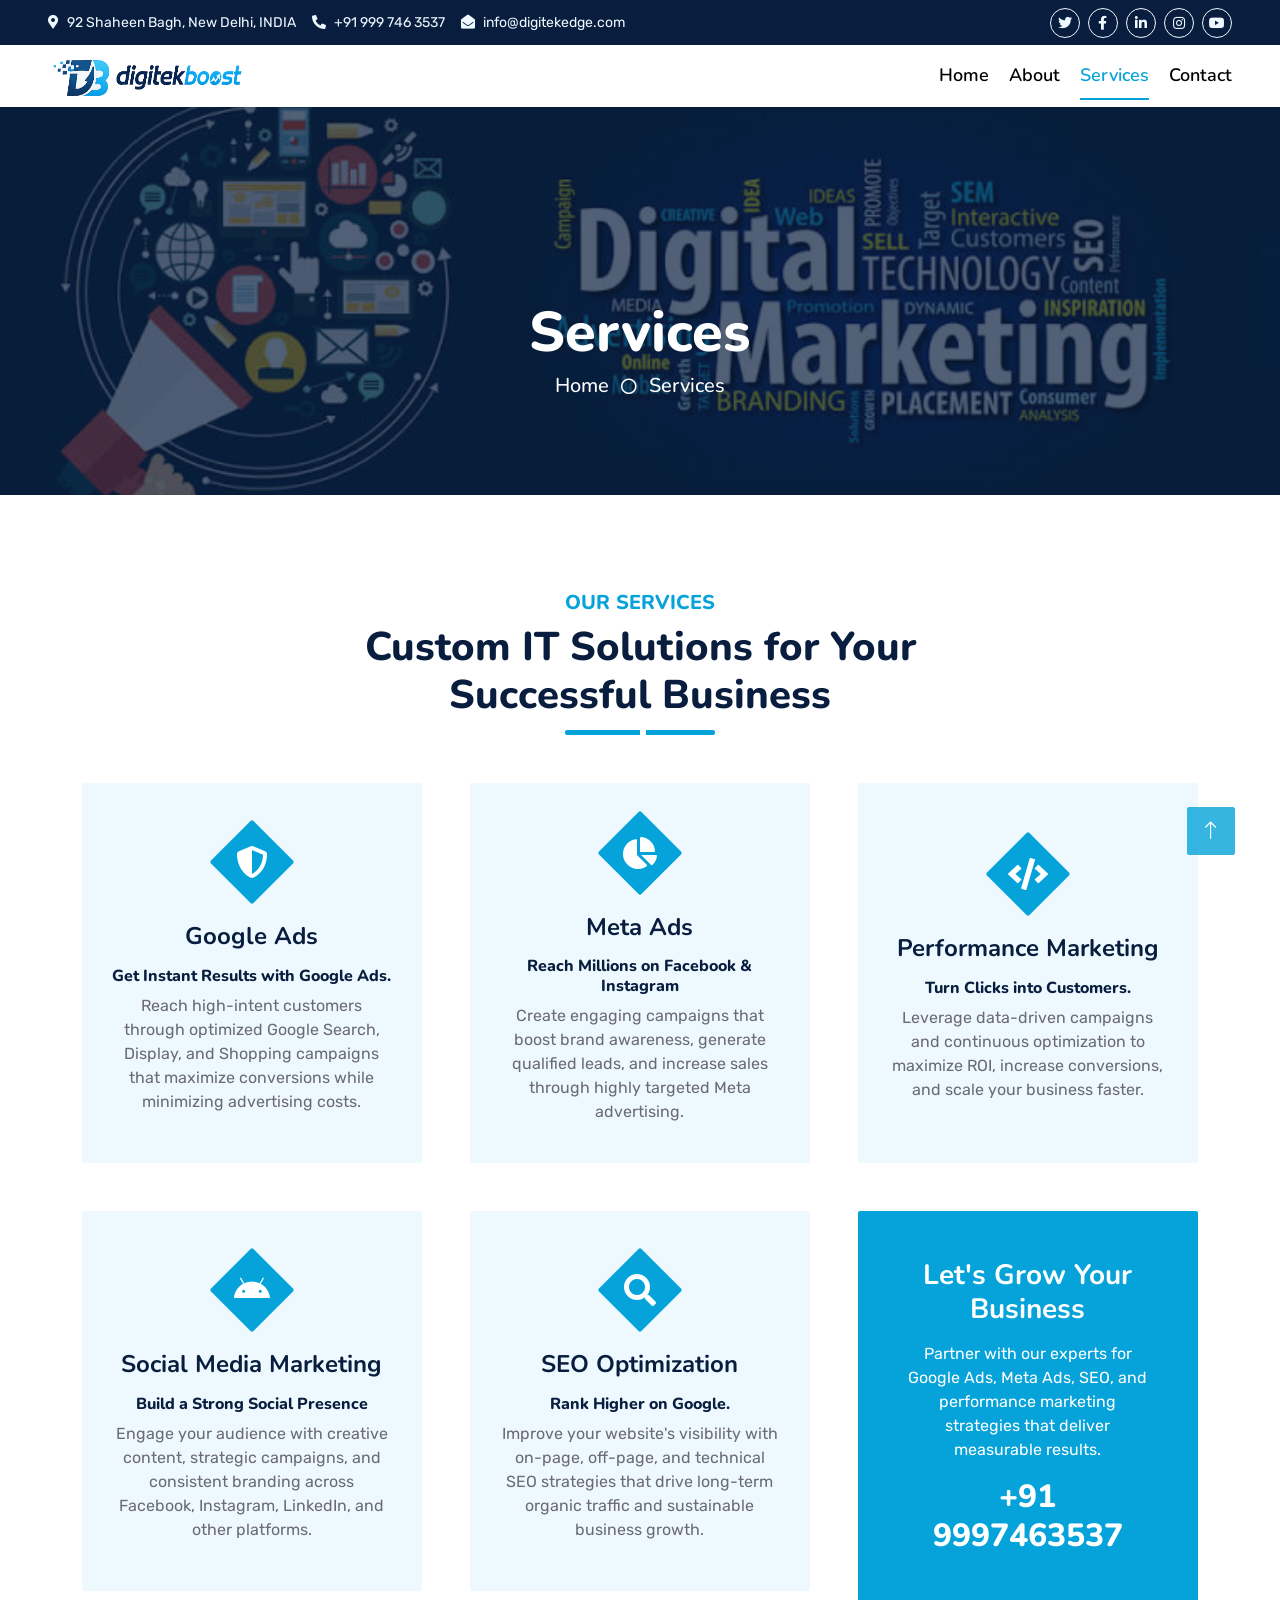
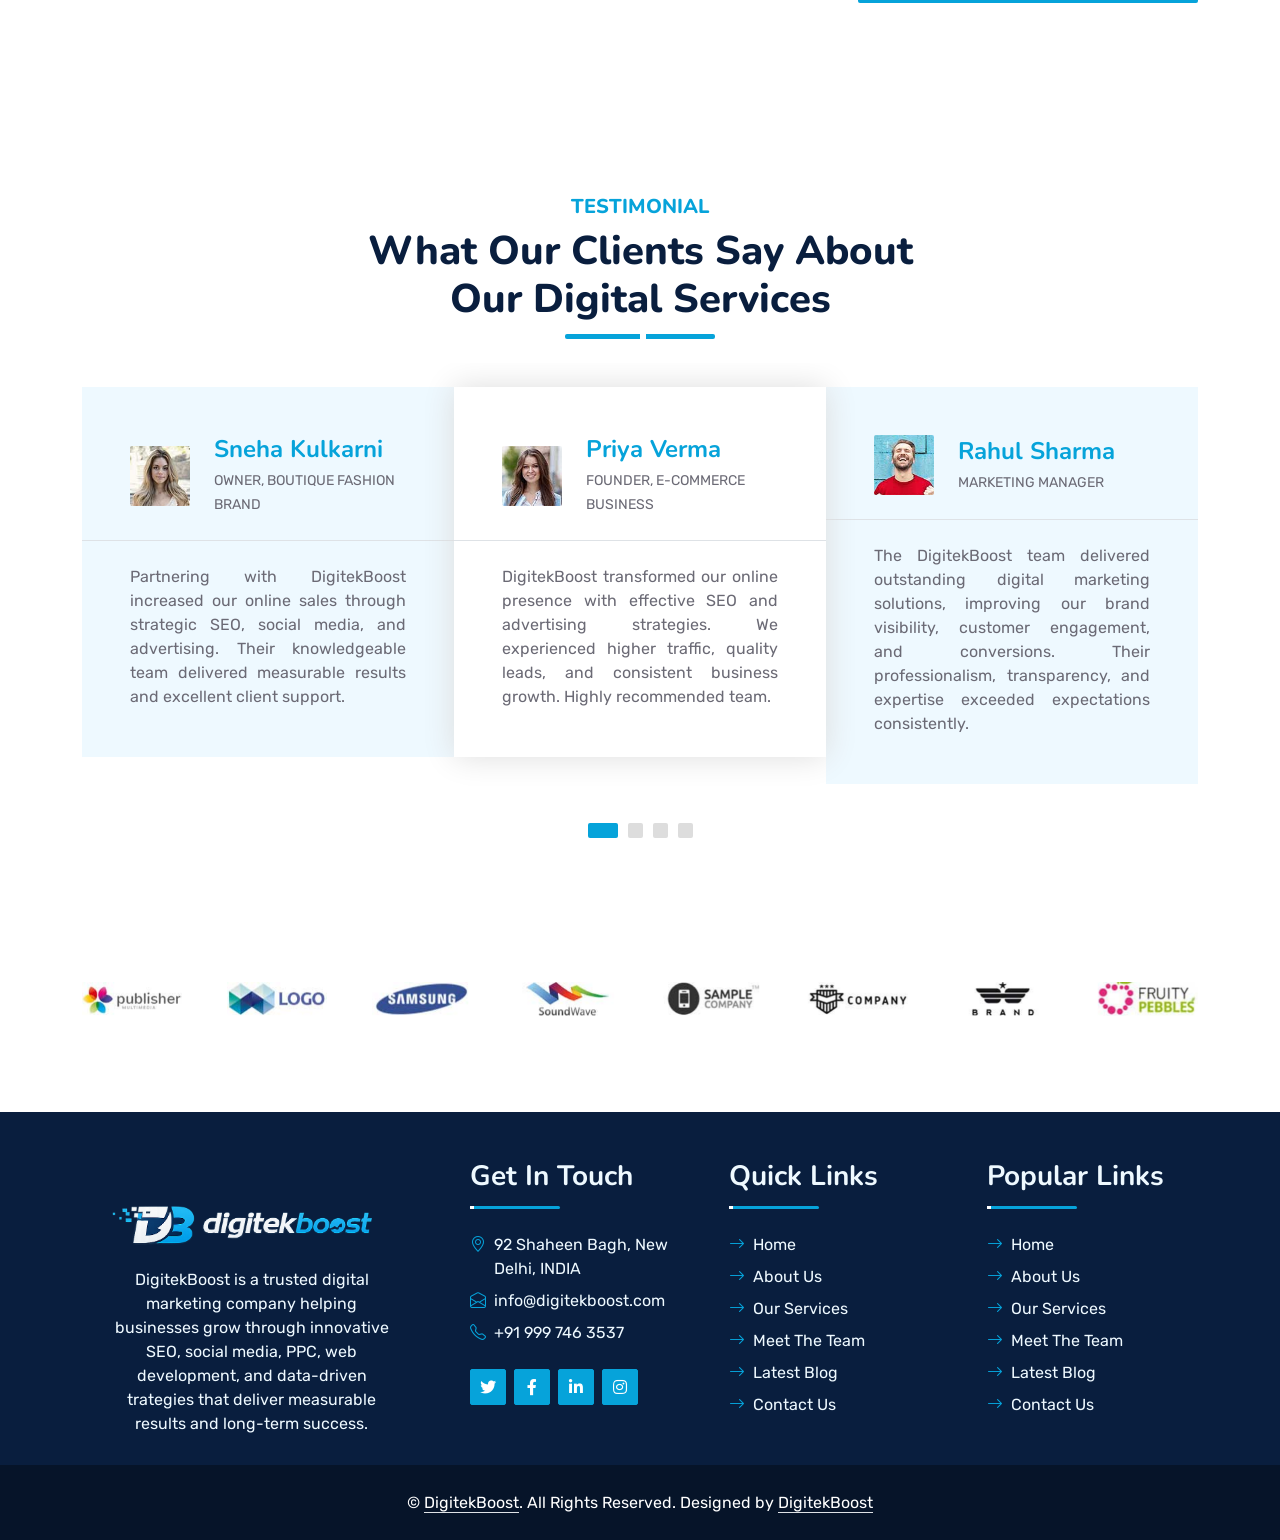
<file: service.html>
<!doctype html>
<html lang="en">
  <head>
    <meta charset="utf-8" />
    <title>DigitekBoost</title>
    <meta content="width=device-width, initial-scale=1.0" name="viewport" />
    <meta content="Free HTML Templates" name="keywords" />
    <meta content="Free HTML Templates" name="description" />

    <!-- Favicon -->
    <link href="img/favicon.ico" rel="icon" />

    <!-- Google Web Fonts -->
    <link rel="preconnect" href="https://fonts.googleapis.com" />
    <link rel="preconnect" href="https://fonts.gstatic.com" crossorigin />
    <link
      href="https://fonts.googleapis.com/css2?family=Nunito:wght@400;600;700;800&family=Rubik:wght@400;500;600;700&display=swap"
      rel="stylesheet"
    />

    <!-- Icon Font Stylesheet -->
    <link
      href="https://cdnjs.cloudflare.com/ajax/libs/font-awesome/5.10.0/css/all.min.css"
      rel="stylesheet"
    />
    <link
      href="https://cdn.jsdelivr.net/npm/bootstrap-icons@1.4.1/font/bootstrap-icons.css"
      rel="stylesheet"
    />

    <!-- Libraries Stylesheet -->
    <link href="lib/owlcarousel/assets/owl.carousel.min.css" rel="stylesheet" />
    <link href="lib/animate/animate.min.css" rel="stylesheet" />

    <!-- Customized Bootstrap Stylesheet -->
    <link href="css/bootstrap.min.css" rel="stylesheet" />

    <!-- Template Stylesheet -->
    <link href="css/style.css" rel="stylesheet" />
    <link href="css/mystyle.css" rel="stylesheet" />
  </head>

  <body>
    <!-- Spinner Start -->
    <div
      id="spinner"
      class="show bg-white position-fixed translate-middle w-100 vh-100 top-50 start-50 d-flex align-items-center justify-content-center"
    >
      <div class="spinner"></div>
    </div>
    <!-- Spinner End -->

    <!-- Topbar Start -->
    <div class="container-fluid bg-dark px-5 d-none d-lg-block">
      <div class="row gx-0">
        <div class="col-lg-8 text-center text-lg-start mb-2 mb-lg-0">
          <div class="d-inline-flex align-items-center" style="height: 45px">
            <small class="me-3 text-light"
              ><i class="fa fa-map-marker-alt me-2"></i>92 Shaheen Bagh, New
              Delhi, INDIA</small
            >
            <small class="me-3 text-light"
              ><i class="fa fa-phone-alt me-2"></i>+91 999 746 3537</small
            >
            <small class="text-light"
              ><i class="fa fa-envelope-open me-2"></i
              >info@digitekedge.com</small
            >
          </div>
        </div>
        <div class="col-lg-4 text-center text-lg-end">
          <div class="d-inline-flex align-items-center" style="height: 45px">
            <a
              class="btn btn-sm btn-outline-light btn-sm-square rounded-circle me-2"
              href=""
              ><i class="fab fa-twitter fw-normal"></i
            ></a>
            <a
              class="btn btn-sm btn-outline-light btn-sm-square rounded-circle me-2"
              href=""
              ><i class="fab fa-facebook-f fw-normal"></i
            ></a>
            <a
              class="btn btn-sm btn-outline-light btn-sm-square rounded-circle me-2"
              href=""
              ><i class="fab fa-linkedin-in fw-normal"></i
            ></a>
            <a
              class="btn btn-sm btn-outline-light btn-sm-square rounded-circle me-2"
              href=""
              ><i class="fab fa-instagram fw-normal"></i
            ></a>
            <a
              class="btn btn-sm btn-outline-light btn-sm-square rounded-circle"
              href=""
              ><i class="fab fa-youtube fw-normal"></i
            ></a>
          </div>
        </div>
      </div>
    </div>
    <!-- Topbar End -->

    <!-- Navbar Start -->
    <div class="container-fluid  p-0">
      <nav class="navbar navbar-expand-lg navbar-dark px-5">
        <a href="index.html" class="navbar-brand p-0">
          <h1 class="m-0">
            <!-- <i class="fa fa-user-tie me-2"></i>Startup -->
            <img id="logo-dark" class="logo-dark" src="img/light.png" alt="DigitekBoost dark logo" />
            <img id="logo-light" class="logo-light" src="img/light.png" alt="DigitekBoost light logo" />
          </h1>
        </a>
        <button
          class="navbar-toggler"
          type="button"
          data-bs-toggle="collapse"
          data-bs-target="#navbarCollapse"
        >
          <span class="fa fa-bars"></span>
        </button>
        <div class="collapse navbar-collapse" id="navbarCollapse">
          <div class="navbar-nav ms-auto py-0">
            <a href="index.html" class="nav-item nav-link">Home</a>
            <a href="about.html" class="nav-item nav-link">About</a>
            <a href="service.html" class="nav-item nav-link active">Services</a>
            <!-- <div class="nav-item dropdown">
              <a
                href="#"
                class="nav-link dropdown-toggle"
                data-bs-toggle="dropdown"
                >Pages</a
              >
              <div class="dropdown-menu m-0">
                <a href="feature.html" class="dropdown-item">Our features</a>
                <a href="team.html" class="dropdown-item">Team Members</a>
                <a href="testimonial.html" class="dropdown-item">Testimonial</a>
                <a href="quote.html" class="dropdown-item">Free Quote</a>
              </div>
            </div> -->
            <a href="contact.html" class="nav-item nav-link">Contact</a>
          </div>
          <!-- <butaton
            type="button"
            class="btn text-primary ms-3"
            data-bs-toggle="modal"
            data-bs-target="#searchModal"
            ><i class="fa fa-search"></i
          ></butaton> -->
          <!-- <a
            href="https://htmlcodex.com/downloading/?item=1858"
            class="btn btn-primary py-2 px-4 ms-3"
            >Buy Pro Version</a
          > -->
        </div>
      </nav>

      <div class="container-fluid bg-primary py-5 bg-header">
        <div class="row py-5">
          <div class="col-12 pt-lg-5 mt-lg-5 text-center">
            <h1 class="display-4 text-white animated zoomIn">Services</h1>
            <a href="index.html" class="h5 text-white">Home</a>
            <i class="far fa-circle text-white px-2"></i>
            <a href="service.html" class="h5 text-white">Services</a>
          </div>
        </div>
      </div>
    </div>
    <!-- Navbar End -->

    <!-- Full Screen Search Start -->
    <div class="modal fade" id="searchModal" tabindex="-1">
      <div class="modal-dialog modal-fullscreen">
        <div class="modal-content" style="background: rgba(9, 30, 62, 0.7)">
          <div class="modal-header border-0">
            <button
              type="button"
              class="btn bg-white btn-close"
              data-bs-dismiss="modal"
              aria-label="Close"
            ></button>
          </div>
          <div class="modal-body d-flex align-items-center justify-content-center">
            <div class="input-group" style="max-width: 600px">
              <input
                type="text"
                class="form-control bg-transparent border-primary p-3"
                placeholder="Type search keyword"
              />
              <button class="btn btn-primary px-4">
                <i class="bi bi-search"></i>
              </button>
            </div>
          </div>
        </div>
      </div>
    </div>
    <!-- Full Screen Search End -->

    <!-- Service Start -->
    <div class="container-fluid py-5 wow fadeInUp" data-wow-delay="0.1s">
      <div class="container py-5">
        <div
          class="section-title text-center position-relative pb-3 mb-5 mx-auto"
          style="max-width: 600px"
        >
          <h5 class="fw-bold text-primary text-uppercase">Our Services</h5>
          <h1 class="mb-0">Custom IT Solutions for Your Successful Business</h1>
        </div>
        <div class="row g-5">
          <div class="col-lg-4 col-md-6 wow zoomIn" data-wow-delay="0.3s">
            <div
              class="service-item bg-light rounded d-flex flex-column align-items-center justify-content-center text-center"
            >
              <div class="service-icon">
                <i class="fa fa-shield-alt fa-2x text-white"></i>
              </div>
              <h4 class="mb-3">Google Ads</h4>
              <h6 class="fw-bold">Get Instant Results with Google Ads.</h6>
              <p class="m-0">
                Reach high-intent customers through optimized Google Search,
                Display, and Shopping campaigns that maximize conversions while
                minimizing advertising costs.
              </p>
              <a class="btn btn-lg btn-primary rounded" href="">
                <i class="bi bi-arrow-right"></i>
              </a>
            </div>
          </div>
          <div class="col-lg-4 col-md-6 wow zoomIn" data-wow-delay="0.6s">
            <div
              class="service-item bg-light rounded d-flex flex-column align-items-center justify-content-center text-center"
            >
              <div class="service-icon">
                <i class="fa fa-chart-pie fa-2x text-white"></i>
              </div>
              <h4 class="mb-3">Meta Ads</h4>
              <h6 class="fw-bold">Reach Millions on Facebook & Instagram</h6>
              <p class="m-0">
                Create engaging campaigns that boost brand awareness, generate
                qualified leads, and increase sales through highly targeted Meta
                advertising.
              </p>
              <a class="btn btn-lg btn-primary rounded" href="">
                <i class="bi bi-arrow-right"></i>
              </a>
            </div>
          </div>
          <div class="col-lg-4 col-md-6 wow zoomIn" data-wow-delay="0.9s">
            <div
              class="service-item bg-light rounded d-flex flex-column align-items-center justify-content-center text-center"
            >
              <div class="service-icon">
                <i class="fa fa-code fa-2x text-white"></i>
              </div>
              <h4 class="mb-3">Performance Marketing</h4>
              <h6 class="fw-bold">Turn Clicks into Customers.</h6>
              <p class="m-0">
                Leverage data-driven campaigns and continuous optimization to
                maximize ROI, increase conversions, and scale your business
                faster.
              </p>
              <a class="btn btn-lg btn-primary rounded" href="">
                <i class="bi bi-arrow-right"></i>
              </a>
            </div>
          </div>
          <div class="col-lg-4 col-md-6 wow zoomIn" data-wow-delay="0.3s">
            <div
              class="service-item bg-light rounded d-flex flex-column align-items-center justify-content-center text-center"
            >
              <div class="service-icon">
                <i class="fab fa-android fa-2x text-white"></i>
              </div>
              <h4 class="mb-3">Social Media Marketing</h4>
              <h6 class="fw-bold">Build a Strong Social Presence</h6>
              <p class="m-0">
                Engage your audience with creative content, strategic campaigns,
                and consistent branding across Facebook, Instagram, LinkedIn,
                and other platforms.
              </p>
              <a class="btn btn-lg btn-primary rounded" href="">
                <i class="bi bi-arrow-right"></i>
              </a>
            </div>
          </div>
          <div class="col-lg-4 col-md-6 wow zoomIn" data-wow-delay="0.6s">
            <div
              class="service-item bg-light rounded d-flex flex-column align-items-center justify-content-center text-center"
            >
              <div class="service-icon">
                <i class="fa fa-search fa-2x text-white"></i>
              </div>
              <h4 class="mb-3">SEO Optimization</h4>
              <h6 class="fw-bold">Rank Higher on Google.</h6>
              <p class="m-0">
                Improve your website's visibility with on-page, off-page, and
                technical SEO strategies that drive long-term organic traffic
                and sustainable business growth.
              </p>
              <a class="btn btn-lg btn-primary rounded" href="">
                <i class="bi bi-arrow-right"></i>
              </a>
            </div>
          </div>
          <div class="col-lg-4 col-md-6 wow zoomIn" data-wow-delay="0.9s">
            <div
              class="position-relative bg-primary rounded h-100 d-flex flex-column align-items-center justify-content-center text-center p-5"
            >
              <h3 class="text-white mb-3">Let's Grow Your Business</h3>
              <p class="text-white mb-3">
                Partner with our experts for Google Ads, Meta Ads, SEO, and
                performance marketing strategies that deliver measurable
                results.
              </p>
              <h2 class="text-white mb-0">+91 9997463537</h2>
            </div>
          </div>
        </div>
      </div>
    </div>
    <!-- Service End -->

    <!-- Testimonial Start -->
    <div class="container-fluid py-5 wow fadeInUp" data-wow-delay="0.1s">
      <div class="container py-5">
        <div
          class="section-title text-center position-relative pb-3 mb-4 mx-auto"
          style="max-width: 600px"
        >
          <h5 class="fw-bold text-primary text-uppercase">Testimonial</h5>
          <h1 class="mb-0">What Our Clients Say About Our Digital Services</h1>
        </div>
        <div
          class="owl-carousel testimonial-carousel wow fadeInUp"
          data-wow-delay="0.6s"
        >
          <div class="testimonial-item bg-light my-4">
            <div class="d-flex align-items-center border-bottom pt-5 pb-4 px-5">
              <img
                class="img-fluid rounded"
                src="img/testimonial-1.jpg"
                style="width: 60px; height: 60px"
              />
              <div class="ps-4">
                <h4 class="text-primary mb-1">Priya Verma</h4>
                <small class="text-uppercase"
                  >Founder, E-commerce Business</small
                >
              </div>
            </div>
            <div class="pt-4 pb-5 px-5 textjstify">
              DigitekBoost transformed our online presence with effective SEO and
              advertising strategies. We experienced higher traffic, quality
              leads, and consistent business growth. Highly recommended team.
            </div>
          </div>
          <div class="testimonial-item bg-light my-4">
            <div class="d-flex align-items-center border-bottom pt-5 pb-4 px-5">
              <img
                class="img-fluid rounded"
                src="img/testimonial-2.jpg"
                style="width: 60px; height: 60px"
              />
              <div class="ps-4">
                <h4 class="text-primary mb-1">Rahul Sharma</h4>
                <small class="text-uppercase">Marketing Manager</small>
              </div>
            </div>
            <div class="pt-4 pb-5 px-5 textjstify">
              The DigitekBoost team delivered outstanding digital marketing
              solutions, improving our brand visibility, customer engagement,
              and conversions. Their professionalism, transparency, and
              expertise exceeded expectations consistently.
            </div>
          </div>
          <div class="testimonial-item bg-light my-4">
            <div class="d-flex align-items-center border-bottom pt-5 pb-4 px-5">
              <img
                class="img-fluid rounded"
                src="img/testimonial-3.jpg"
                style="width: 60px; height: 60px"
              />
              <div class="ps-4">
                <h4 class="text-primary mb-1">Amit Verma</h4>
                <small class="text-uppercase"
                  >Managing Director, Real Estate Company</small
                >
              </div>
            </div>
            <div class="pt-4 pb-5 px-5 textjstify">
              DigitekBoost created result-driven campaigns that generated quality
              inquiries while maximizing our marketing budget. Their dedicated
              approach, creative ideas, and timely support impressed us greatly.
            </div>
          </div>
          <div class="testimonial-item bg-light my-4">
            <div class="d-flex align-items-center border-bottom pt-5 pb-4 px-5">
              <img
                class="img-fluid rounded"
                src="img/testimonial-4.jpg"
                style="width: 60px; height: 60px"
              />
              <div class="ps-4">
                <h4 class="text-primary mb-1">Sneha Kulkarni</h4>
                <small class="text-uppercase"
                  >Owner, Boutique Fashion Brand</small
                >
              </div>
            </div>
            <div class="pt-4 pb-5 px-5 textjstify">
              Partnering with DigitekBoost increased our online sales through
              strategic SEO, social media, and advertising. Their knowledgeable
              team delivered measurable results and excellent client support.
            </div>
          </div>
        </div>
      </div>
    </div>
    <!-- Testimonial End -->

    <!-- Vendor Start -->
    <div class="container-fluid wow fadeInUp" data-wow-delay="0.1s">
      <div class="container py-5 ">
        <div class="bg-white">
          <div class="owl-carousel vendor-carousel">
            <img src="img/vendor-1.jpg" alt="" />
            <img src="img/vendor-2.jpg" alt="" />
            <img src="img/vendor-3.jpg" alt="" />
            <img src="img/vendor-4.jpg" alt="" />
            <img src="img/vendor-5.jpg" alt="" />
            <img src="img/vendor-6.jpg" alt="" />
            <img src="img/vendor-7.jpg" alt="" />
            <img src="img/vendor-8.jpg" alt="" />
            <img src="img/vendor-9.jpg" alt="" />
          </div>
        </div>
      </div>
    </div>
    <!-- Vendor End -->

    <!-- Footer Start -->
    <div
      class="container-fluid bg-dark text-light mt-5 wow fadeInUp"
      data-wow-delay="0.1s"
    >
      <div class="container">
        <div class="row gx-5">
          <div class="col-lg-4 col-md-6 footer-about">
            <div
              class="d-flex flex-column align-items-center justify-content-center text-center h-100 bg-primar p-4"
            >
              <a href="index.html" class="navbar-brand">
                <h1 class="m-0 text-white">
                  <!-- <i class="fa fa-user-tie me-2"></i>Startup -->
                 <img id="logo-dark" class="logo-dark w-100" src="img/dark.png" alt="DigitekBoost dark logo" />
                </h1>
              </a>
              <p class="mt-3 mb-4">
                DigitekBoost is a trusted digital marketing company helping
                businesses grow through innovative SEO, social media, PPC, web
                development, and data-driven trategies that deliver measurable
                results and long-term success.
              </p>
              <!-- <form action="">
                <div class="input-group">
                  <input
                    type="text"
                    class="form-control border-white p-3"
                    placeholder="Your Email"
                  />
                  <button class="btn btn-dark">Sign Up</button>
                </div>
              </form> -->
            </div>
          </div>
          <div class="col-lg-8 col-md-6">
            <div class="row gx-5">
              <div class="col-lg-4 col-md-12 pt-5 mb-5">
                <div
                  class="section-title section-title-sm position-relative pb-3 mb-4"
                >
                  <h3 class="text-light mb-0">Get In Touch</h3>
                </div>
                <div class="d-flex mb-2">
                  <i class="bi bi-geo-alt text-primary me-2"></i>
                  <p class="mb-0">92 Shaheen Bagh, New Delhi, INDIA</p>
                </div>
                <div class="d-flex mb-2">
                  <i class="bi bi-envelope-open text-primary me-2"></i>
                  <p class="mb-0">info@digitekboost.com</p>
                </div>
                <div class="d-flex mb-2">
                  <i class="bi bi-telephone text-primary me-2"></i>
                  <p class="mb-0">+91 999 746 3537</p>
                </div>
                <div class="d-flex mt-4">
                  <a class="btn btn-primary btn-square me-2" href="#"
                    ><i class="fab fa-twitter fw-normal"></i
                  ></a>
                  <a class="btn btn-primary btn-square me-2" href="#"
                    ><i class="fab fa-facebook-f fw-normal"></i
                  ></a>
                  <a class="btn btn-primary btn-square me-2" href="#"
                    ><i class="fab fa-linkedin-in fw-normal"></i
                  ></a>
                  <a class="btn btn-primary btn-square" href="#"
                    ><i class="fab fa-instagram fw-normal"></i
                  ></a>
                </div>
              </div>
              <div class="col-lg-4 col-md-12 pt-0 pt-lg-5 mb-5">
                <div
                  class="section-title section-title-sm position-relative pb-3 mb-4"
                >
                  <h3 class="text-light mb-0">Quick Links</h3>
                </div>
                <div
                  class="link-animated d-flex flex-column justify-content-start"
                >
                  <a class="text-light mb-2" href="#"
                    ><i class="bi bi-arrow-right text-primary me-2"></i>Home</a
                  >
                  <a class="text-light mb-2" href="#"
                    ><i class="bi bi-arrow-right text-primary me-2"></i>About
                    Us</a
                  >
                  <a class="text-light mb-2" href="#"
                    ><i class="bi bi-arrow-right text-primary me-2"></i>Our
                    Services</a
                  >
                  <a class="text-light mb-2" href="#"
                    ><i class="bi bi-arrow-right text-primary me-2"></i>Meet The
                    Team</a
                  >
                  <a class="text-light mb-2" href="#"
                    ><i class="bi bi-arrow-right text-primary me-2"></i>Latest
                    Blog</a
                  >
                  <a class="text-light" href="#"
                    ><i class="bi bi-arrow-right text-primary me-2"></i>Contact
                    Us</a
                  >
                </div>
              </div>
              <div class="col-lg-4 col-md-12 pt-0 pt-lg-5 mb-5">
                <div
                  class="section-title section-title-sm position-relative pb-3 mb-4"
                >
                  <h3 class="text-light mb-0">Popular Links</h3>
                </div>
                <div
                  class="link-animated d-flex flex-column justify-content-start"
                >
                  <a class="text-light mb-2" href="#"
                    ><i class="bi bi-arrow-right text-primary me-2"></i>Home</a
                  >
                  <a class="text-light mb-2" href="#"
                    ><i class="bi bi-arrow-right text-primary me-2"></i>About
                    Us</a
                  >
                  <a class="text-light mb-2" href="#"
                    ><i class="bi bi-arrow-right text-primary me-2"></i>Our
                    Services</a
                  >
                  <a class="text-light mb-2" href="#"
                    ><i class="bi bi-arrow-right text-primary me-2"></i>Meet The
                    Team</a
                  >
                  <a class="text-light mb-2" href="#"
                    ><i class="bi bi-arrow-right text-primary me-2"></i>Latest
                    Blog</a
                  >
                  <a class="text-light" href="#"
                    ><i class="bi bi-arrow-right text-primary me-2"></i>Contact
                    Us</a
                  >
                </div>
              </div>
            </div>
          </div>
        </div>
      </div>
    </div>
    <div class="container-fluid text-white" style="background: #061429">
      <div class="container text-center">
        <div class="row justify-content-end">
          <div class="col-lg-12">
            <div
              class="d-flex align-items-center justify-content-center"
              style="height: 75px"
            >
              <p class="mb-0">
                &copy;
                <a class="text-white border-bottom" href="#">DigitekBoost</a>.
                All Rights Reserved.

                <!--/*** The author’s attribution link must remain intact in the template. ***/-->
                <!--/*** If you wish to remove this credit link, please purchase the Pro Version . ***/-->
                Designed by
                <!-- <a class="text-white border-bottom" href="https://htmlcodex.com"
                  >HTML Codex</a
                > -->
                <a
                  class="text-white border-bottom text-decoration-none"
                  href="https://digitekboost.com"
                  >DigitekBoost</a
                >
              </p>
            </div>
          </div>
        </div>
      </div>
    </div>
    <!-- Footer End -->

    <!-- Back to Top -->
    <a href="#" class="btn btn-lg btn-primary btn-lg-square rounded back-to-top"
      ><i class="bi bi-arrow-up"></i
    ></a>

    <!-- JavaScript Libraries -->
    <script src="https://code.jquery.com/jquery-3.4.1.min.js"></script>
    <script src="https://cdn.jsdelivr.net/npm/bootstrap@5.0.0/dist/js/bootstrap.bundle.min.js"></script>
    <script src="lib/wow/wow.min.js"></script>
    <script src="lib/easing/easing.min.js"></script>
    <script src="lib/waypoints/waypoints.min.js"></script>
    <script src="lib/counterup/counterup.min.js"></script>
    <script src="lib/owlcarousel/owl.carousel.min.js"></script>

    <!-- Template Javascript -->
    <script src="js/main.js"></script>
  </body>
</html>
</file>
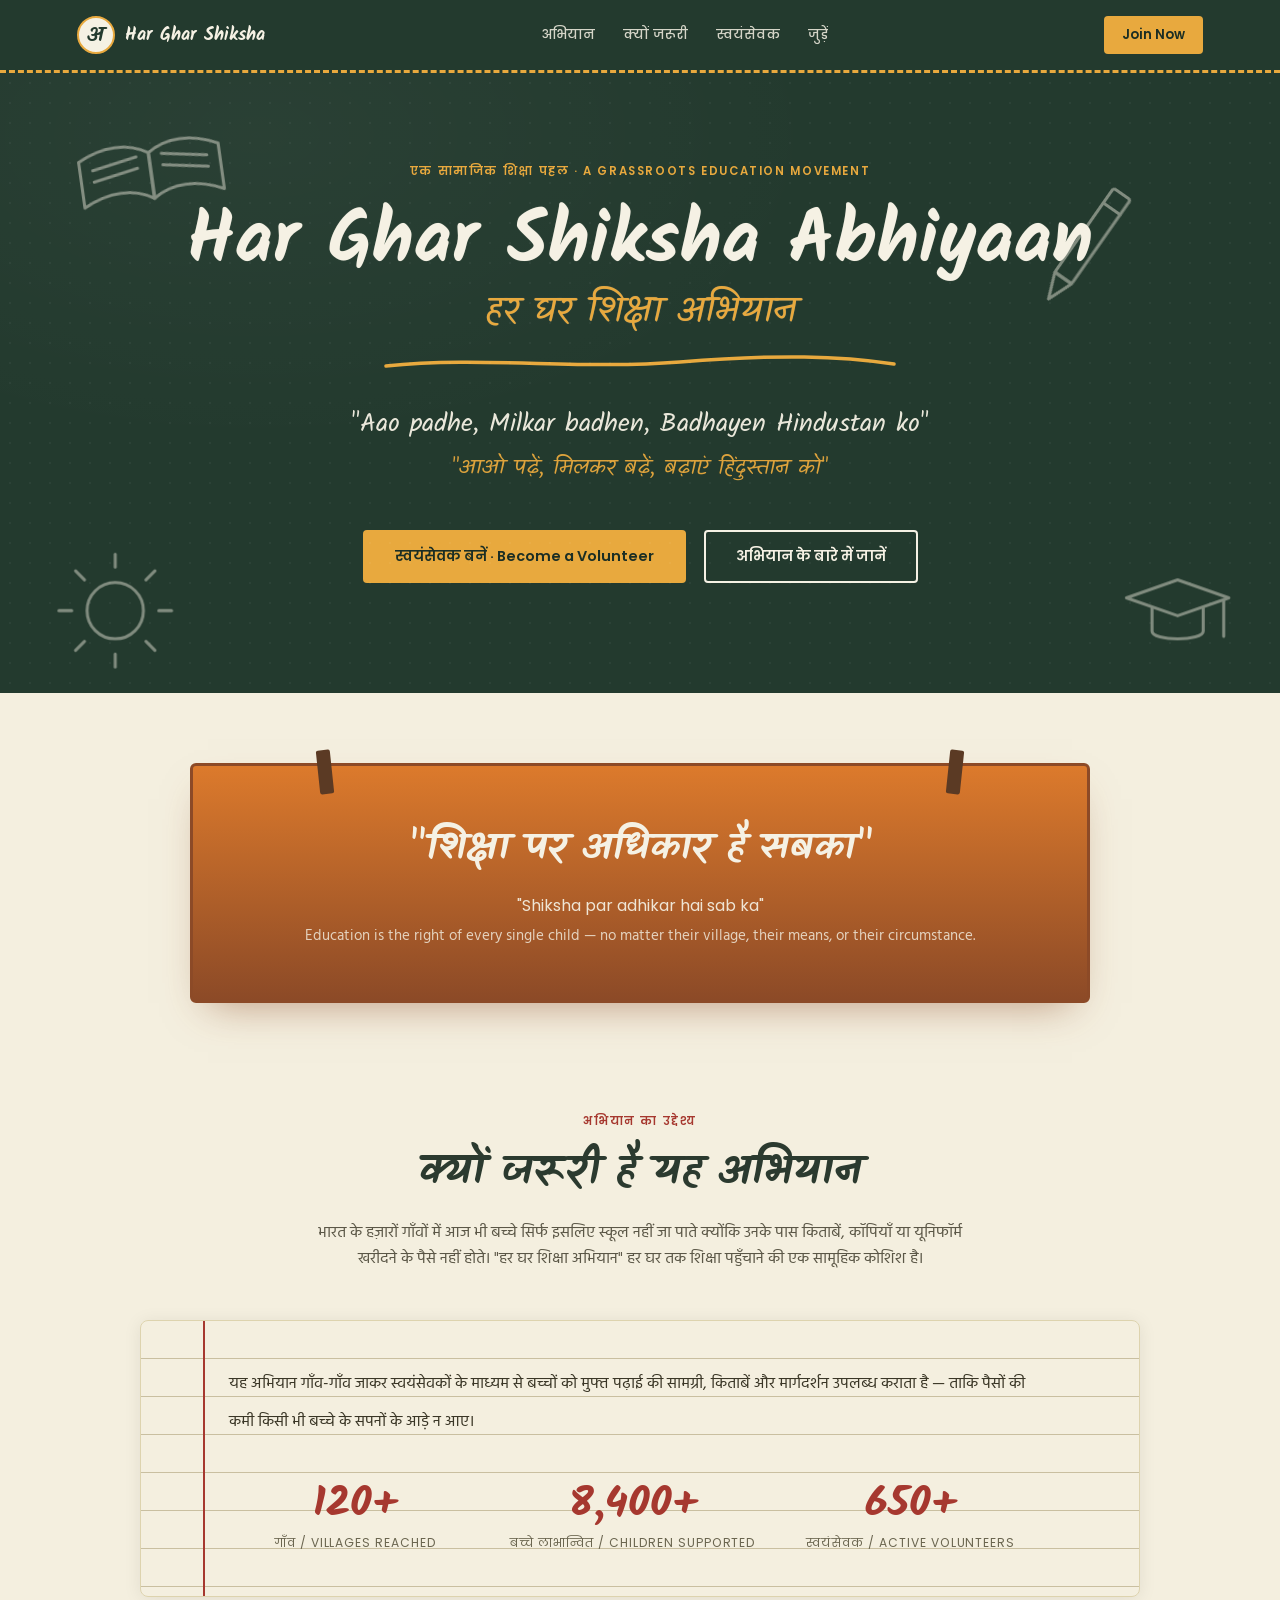
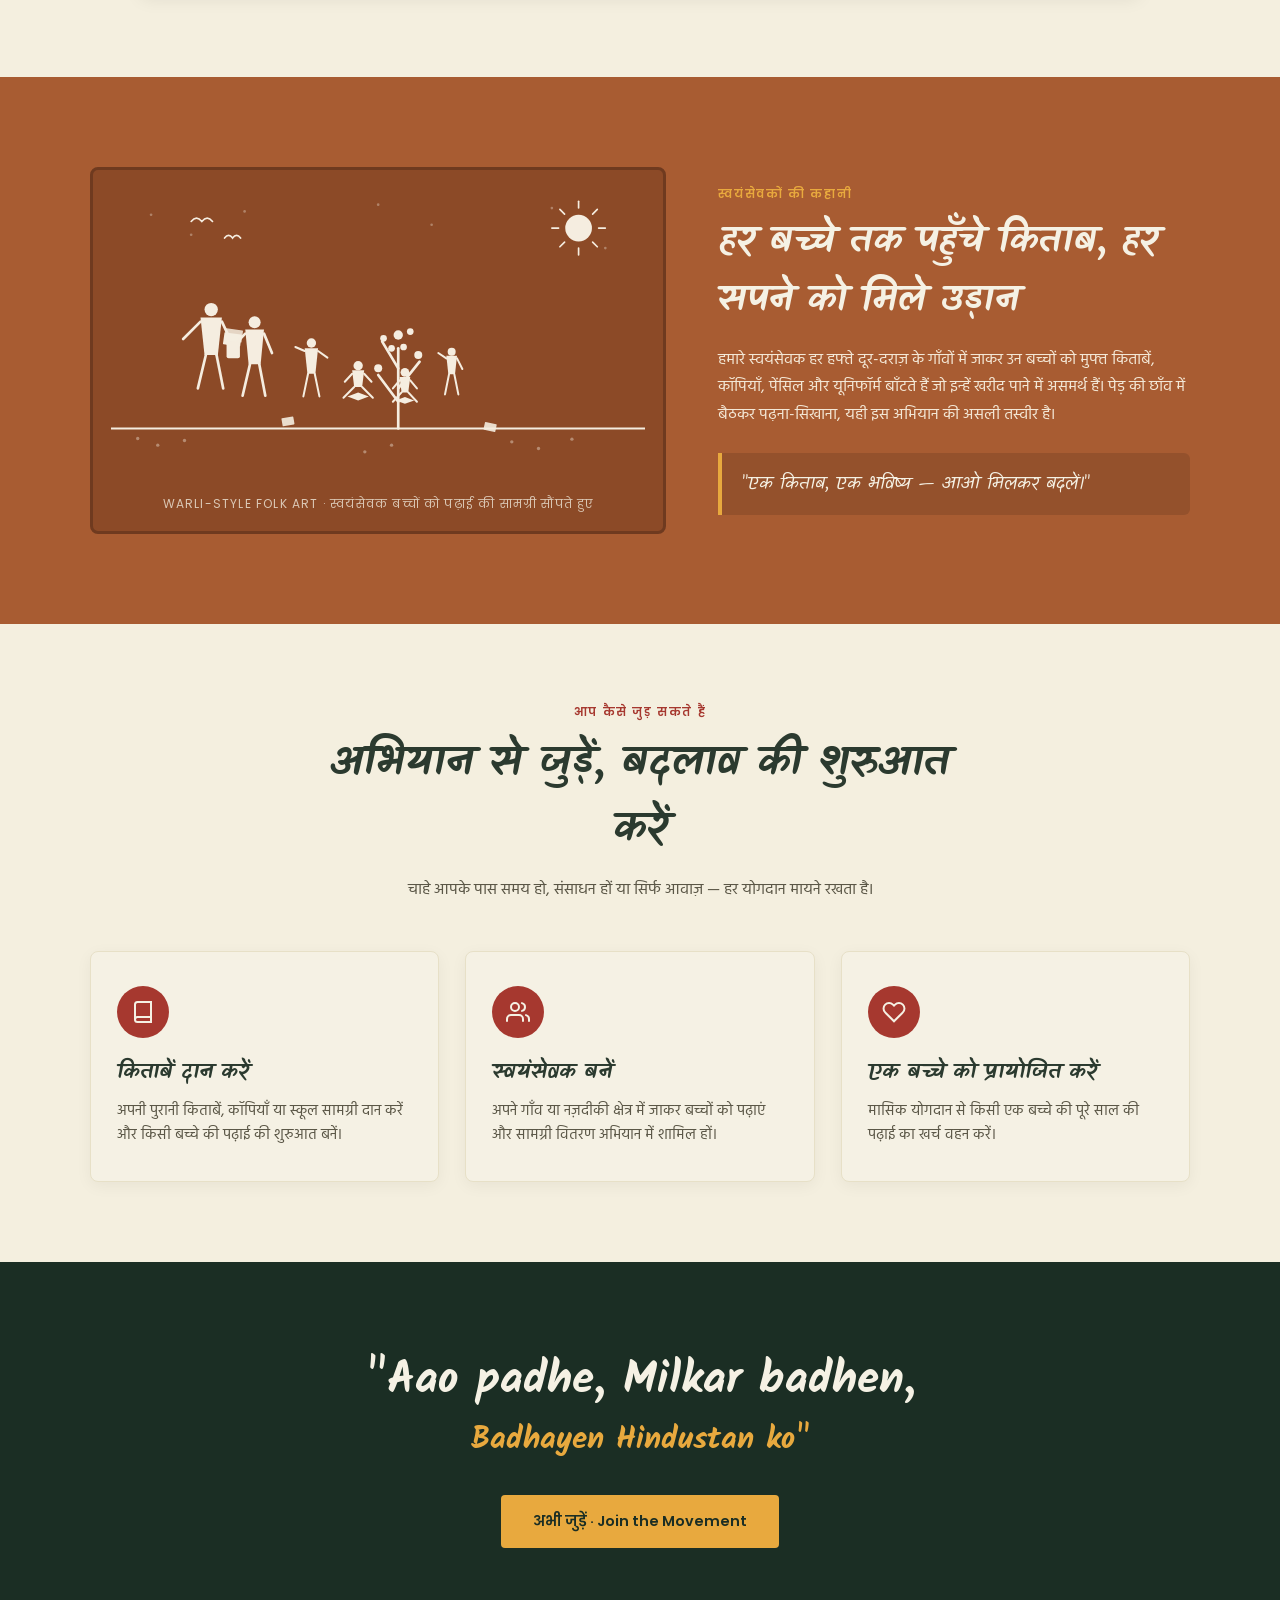
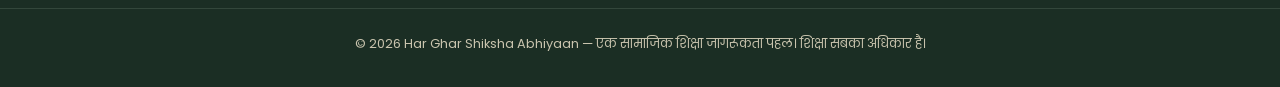
<file: social.html>
<!DOCTYPE html>
<html lang="hi">
<head>
<meta charset="UTF-8">
<meta name="viewport" content="width=device-width, initial-scale=1.0">
<title>हर घर शिक्षा अभियान | Har Ghar Shiksha Abhiyaan</title>
<link rel="preconnect" href="https://fonts.googleapis.com">
<link href="https://fonts.googleapis.com/css2?family=Kalam:wght@400;700&family=Hind:wght@400;500;600;700&family=Poppins:wght@500;600;700&display=swap" rel="stylesheet">
<style>
  :root{
    --blackboard:#233A2E;
    --blackboard-dark:#1B2E24;
    --chalk:#F5F1E4;
    --turmeric:#E8A93E;
    --marigold:#DC7A2C;
    --terracotta:#A85C32;
    --terracotta-dark:#8C4A27;
    --madder:#A6382F;
    --ink:#2B3A2F;
    --paper:#F4EFDF;
    --paper-line:#C9BFA0;
  }
  *{margin:0;padding:0;box-sizing:border-box;}
  html{scroll-behavior:smooth;}
  body{
    font-family:'Hind',sans-serif;
    background:var(--paper);
    color:var(--ink);
    overflow-x:hidden;
  }
  h1,h2,h3,.chalk-font{font-family:'Kalam',cursive;}
  .label{font-family:'Poppins',sans-serif;letter-spacing:.14em;text-transform:uppercase;font-size:.72rem;font-weight:600;}

  /* ===== NAV ===== */
  nav{
    position:sticky;top:0;z-index:50;
    display:flex;align-items:center;justify-content:space-between;
    padding:16px 6vw;
    background:var(--blackboard);
    border-bottom:3px dashed var(--turmeric);
  }
  .logo{display:flex;align-items:center;gap:10px;}
  .logo-mark{
    width:38px;height:38px;border-radius:50%;
    background:var(--chalk);color:var(--blackboard);
    display:flex;align-items:center;justify-content:center;
    font-family:'Kalam',cursive;font-weight:700;font-size:1.3rem;
    border:2px solid var(--turmeric);
  }
  .logo-text{color:var(--chalk);font-family:'Kalam',cursive;font-size:1.15rem;font-weight:700;}
  .nav-links{display:flex;gap:28px;}
  .nav-links a{color:var(--chalk);text-decoration:none;font-family:'Poppins',sans-serif;font-size:.85rem;font-weight:500;opacity:.85;transition:opacity .2s;}
  .nav-links a:hover{opacity:1;color:var(--turmeric);}
  .nav-cta{
    background:var(--turmeric);color:var(--blackboard-dark);
    padding:9px 18px;border-radius:4px;font-family:'Poppins',sans-serif;
    font-weight:600;font-size:.82rem;text-decoration:none;
  }
  @media(max-width:800px){.nav-links{display:none;}}

  /* ===== HERO ===== */
  .hero{
    position:relative;
    background:
      radial-gradient(ellipse at 20% 10%, rgba(255,255,255,.03), transparent 40%),
      var(--blackboard);
    padding:90px 6vw 110px;
    text-align:center;
    overflow:hidden;
  }
  .hero::before{
    content:"";position:absolute;inset:0;
    background-image:radial-gradient(rgba(255,255,255,.045) 1px, transparent 1px);
    background-size:20px 20px;
    pointer-events:none;
  }
  .hero-eyebrow{color:var(--turmeric);margin-bottom:22px;}
  .hero h1{
    color:var(--chalk);
    font-size:clamp(2.4rem,6vw,4.6rem);
    line-height:1.12;
    font-weight:700;
    text-shadow:0 0 1px rgba(245,241,228,.3);
  }
  .hero .hi{
    display:block;font-size:.5em;color:var(--turmeric);margin-top:8px;font-weight:400;
  }
  .chalk-underline{
    display:block;width:min(520px,80%);height:22px;margin:18px auto 0;
  }
  .tagline{
    color:var(--chalk);
    font-family:'Kalam',cursive;
    font-size:clamp(1.15rem,2.6vw,1.6rem);
    max-width:680px;margin:30px auto 0;
    opacity:.95;
  }
  .tagline .hi-line{display:block;color:var(--turmeric);font-size:.85em;margin-top:6px;}
  .hero-actions{
    margin-top:44px;display:flex;gap:18px;justify-content:center;flex-wrap:wrap;
  }
  .btn{
    font-family:'Poppins',sans-serif;font-weight:600;font-size:.9rem;
    padding:14px 30px;border-radius:4px;text-decoration:none;
    display:inline-block;transition:transform .18s ease, box-shadow .18s ease;
    border:2px solid transparent;
  }
  .btn:hover{transform:translateY(-2px);}
  .btn-solid{background:var(--turmeric);color:var(--blackboard-dark);}
  .btn-solid:hover{box-shadow:0 8px 20px rgba(232,169,62,.35);}
  .btn-outline{border-color:var(--chalk);color:var(--chalk);}
  .btn-outline:hover{background:var(--chalk);color:var(--blackboard-dark);}
  .hero-doodles{position:absolute;inset:0;pointer-events:none;opacity:.9;}

  /* ===== SIGNBOARD QUOTE ===== */
  .signboard-wrap{background:var(--paper);padding:70px 6vw 30px;display:flex;justify-content:center;}
  .signboard{
    background:linear-gradient(180deg,var(--marigold),var(--terracotta-dark));
    color:var(--chalk);
    max-width:900px;width:100%;
    padding:52px 8vw;
    border-radius:6px;
    text-align:center;
    position:relative;
    box-shadow:0 18px 40px -18px rgba(140,74,39,.55);
    border:3px solid var(--terracotta-dark);
  }
  .signboard::before,.signboard::after{
    content:"";position:absolute;top:-16px;width:14px;height:44px;
    background:#5b3a24;border-radius:2px;
  }
  .signboard::before{left:14%;transform:rotate(-6deg);}
  .signboard::after{right:14%;transform:rotate(6deg);}
  .signboard .quote-hi{font-family:'Kalam',cursive;font-size:clamp(1.5rem,3.6vw,2.4rem);font-weight:700;}
  .signboard .quote-translit{font-family:'Poppins',sans-serif;font-size:1rem;opacity:.92;margin-top:14px;}
  .signboard .quote-en{font-size:.92rem;margin-top:6px;opacity:.8;}

  /* ===== SECTION shared ===== */
  section{padding:80px 6vw;}
  .section-head{max-width:680px;margin:0 auto 48px;text-align:center;}
  .section-head .label{color:var(--madder);}
  .section-head h2{font-size:clamp(1.8rem,3.6vw,2.6rem);margin-top:10px;color:var(--ink);}
  .section-head p{margin-top:14px;color:#5b5747;font-size:1.02rem;line-height:1.6;}

  /* ===== NOTEBOOK STATS ===== */
  .notebook{
    background:
      linear-gradient(90deg, transparent 0 62px, var(--madder) 62px 64px, transparent 64px),
      repeating-linear-gradient(var(--paper) 0 37px, var(--paper-line) 37px 38px);
    border-radius:8px;
    max-width:1000px;margin:0 auto;
    padding:44px 8vw 44px 88px;
    box-shadow:0 2px 18px rgba(0,0,0,.08);
    border:1px solid #ddd3ae;
  }
  .notebook p{line-height:38px;font-size:1.02rem;color:#3a3626;}
  .notebook p+p{margin-top:0;}
  .stats-row{
    display:grid;grid-template-columns:repeat(3,1fr);gap:26px;
    margin-top:20px;padding-top:24px;
  }
  .stat{text-align:center;}
  .stat .num{font-family:'Kalam',cursive;font-size:2.6rem;color:var(--madder);font-weight:700;line-height:1;}
  .stat .cap{font-family:'Poppins',sans-serif;font-size:.76rem;text-transform:uppercase;letter-spacing:.08em;color:#6b6650;margin-top:8px;}
  @media(max-width:700px){.stats-row{grid-template-columns:1fr;}.notebook{padding:36px 6vw;}
    .notebook{background:linear-gradient(90deg, transparent 0 24px, var(--madder) 24px 26px, transparent 26px), repeating-linear-gradient(var(--paper) 0 37px, var(--paper-line) 37px 38px); padding-left:38px;}}

  /* ===== WARLI ILLUSTRATION SECTION ===== */
  .warli-section{background:var(--terracotta);position:relative;padding:90px 6vw;}
  .warli-grid{
    max-width:1100px;margin:0 auto;
    display:grid;grid-template-columns:1.1fr .9fr;gap:52px;align-items:center;
  }
  .warli-art{
    background:var(--terracotta-dark);
    border-radius:8px;padding:18px;
    border:3px solid #6f3a1f;
  }
  .warli-caption{
    text-align:center;font-family:'Poppins',sans-serif;font-size:.75rem;
    letter-spacing:.1em;text-transform:uppercase;color:var(--chalk);opacity:.75;margin-top:10px;
  }
  .warli-copy .label{color:var(--turmeric);}
  .warli-copy h2{color:var(--chalk);font-size:clamp(1.7rem,3.4vw,2.3rem);margin-top:10px;}
  .warli-copy p{color:#f3e7d5;line-height:1.7;margin-top:16px;font-size:1rem;}
  .warli-copy .quote-strip{
    margin-top:24px;padding:16px 20px;border-left:4px solid var(--turmeric);
    font-family:'Kalam',cursive;color:var(--chalk);font-size:1.15rem;background:rgba(0,0,0,.12);border-radius:0 6px 6px 0;
  }
  @media(max-width:850px){.warli-grid{grid-template-columns:1fr;}}

  /* ===== GET INVOLVED CARDS ===== */
  .cards{
    max-width:1100px;margin:0 auto;display:grid;grid-template-columns:repeat(3,1fr);gap:26px;
  }
  .card{
    background:var(--chalk);border-radius:8px;padding:34px 26px;
    border:1px solid #e7e0c7;
    box-shadow:0 4px 16px rgba(0,0,0,.05);
    transition:transform .2s ease, box-shadow .2s ease;
  }
  .card:hover{transform:translateY(-6px);box-shadow:0 14px 28px rgba(0,0,0,.1);}
  .card .icon-badge{
    width:52px;height:52px;border-radius:50%;
    background:var(--madder);color:var(--chalk);
    display:flex;align-items:center;justify-content:center;margin-bottom:18px;
  }
  .card h3{font-family:'Kalam',cursive;font-size:1.3rem;color:var(--ink);}
  .card p{margin-top:10px;color:#5b5747;font-size:.94rem;line-height:1.6;}
  @media(max-width:800px){.cards{grid-template-columns:1fr;}}

  /* ===== FOOTER CTA ===== */
  .footer-cta{
    background:var(--blackboard-dark);text-align:center;padding:90px 6vw 60px;position:relative;overflow:hidden;
  }
  .footer-cta h2{
    color:var(--chalk);font-size:clamp(1.8rem,4vw,2.8rem);line-height:1.3;
  }
  .footer-cta h2 .hi{display:block;color:var(--turmeric);font-size:.7em;margin-top:10px;}
  .footer-cta .btn{margin-top:34px;}
  footer{
    background:var(--blackboard-dark);color:#c9c4ae;text-align:center;
    padding:26px 6vw 34px;font-family:'Poppins',sans-serif;font-size:.8rem;
    border-top:1px solid #33473b;
  }

  /* reveal animation */
  .reveal{opacity:0;transform:translateY(24px);transition:opacity .7s ease, transform .7s ease;}
  .reveal.visible{opacity:1;transform:translateY(0);}
</style>
</head>
<body>

<nav>
  <div class="logo">
    <div class="logo-mark">अ</div>
    <div class="logo-text">Har Ghar Shiksha</div>
  </div>
  <div class="nav-links">
    <a href="#mission">अभियान</a>
    <a href="#story">क्यों जरूरी</a>
    <a href="#volunteers">स्वयंसेवक</a>
    <a href="#involved">जुड़ें</a>
  </div>
  <a class="nav-cta" href="#involved">Join Now</a>
</nav>

<!-- ============ HERO ============ -->
<header class="hero">
  <svg class="hero-doodles" viewBox="0 0 1000 500" preserveAspectRatio="xMidYMid slice">
    <g stroke="#F5F1E4" stroke-width="2.4" fill="none" opacity="0.5" stroke-linecap="round" stroke-linejoin="round">
      <!-- open book, top-left -->
      <g transform="translate(60,60) rotate(-8)">
        <path d="M0 10 C 20 0, 40 0, 55 10 L 55 46 C 40 36, 20 36, 0 46 Z"/>
        <path d="M55 10 C 70 0, 90 0, 110 10 L 110 46 C 90 36, 70 36, 55 46 Z"/>
        <line x1="10" y1="18" x2="45" y2="12"/>
        <line x1="10" y1="27" x2="45" y2="21"/>
        <line x1="65" y1="12" x2="100" y2="18"/>
        <line x1="65" y1="21" x2="100" y2="27"/>
      </g>
      <!-- pencil, top right -->
      <g transform="translate(870,90) rotate(35)">
        <rect x="0" y="0" width="16" height="80" rx="2"/>
        <path d="M0 80 L16 80 L8 100 Z"/>
        <line x1="0" y1="14" x2="16" y2="14"/>
      </g>
      <!-- sun, bottom left -->
      <g transform="translate(90,420)">
        <circle cx="0" cy="0" r="22"/>
        <line x1="0" y1="-34" x2="0" y2="-44"/>
        <line x1="0" y1="34" x2="0" y2="44"/>
        <line x1="-34" y1="0" x2="-44" y2="0"/>
        <line x1="34" y1="0" x2="44" y2="0"/>
        <line x1="-24" y1="-24" x2="-31" y2="-31"/>
        <line x1="24" y1="24" x2="31" y2="31"/>
        <line x1="24" y1="-24" x2="31" y2="-31"/>
        <line x1="-24" y1="24" x2="-31" y2="31"/>
      </g>
      <!-- graduation cap bottom right -->
      <g transform="translate(880,410)">
        <path d="M0 0 L40 -14 L80 0 L40 14 Z"/>
        <path d="M20 8 L20 26 C20 34, 60 34, 60 26 L60 8"/>
        <line x1="76" y1="2" x2="76" y2="30"/>
      </g>
    </g>
  </svg>

  <div class="hero-eyebrow label">एक सामाजिक शिक्षा पहल · A Grassroots Education Movement</div>
  <h1>Har Ghar Shiksha Abhiyaan
    <span class="hi">हर घर शिक्षा अभियान</span>
  </h1>

  <svg class="chalk-underline" viewBox="0 0 520 22" preserveAspectRatio="none">
    <path d="M6 14 C 100 4, 200 18, 300 10 S 460 4, 514 12" stroke="#E8A93E" stroke-width="3.5" fill="none" stroke-linecap="round"/>
  </svg>

  <p class="tagline">
    "Aao padhe, Milkar badhen, Badhayen Hindustan ko"
    <span class="hi-line">"आओ पढ़ें, मिलकर बढ़ें, बढ़ाएं हिंदुस्तान को"</span>
  </p>

  <div class="hero-actions">
    <a href="#involved" class="btn btn-solid">स्वयंसेवक बनें · Become a Volunteer</a>
    <a href="#story" class="btn btn-outline">अभियान के बारे में जानें</a>
  </div>
</header>

<!-- ============ SIGNBOARD QUOTE ============ -->
<div class="signboard-wrap">
  <div class="signboard reveal">
    <div class="quote-hi">"शिक्षा पर अधिकार है सबका"</div>
    <div class="quote-translit">"Shiksha par adhikar hai sab ka"</div>
    <div class="quote-en">Education is the right of every single child — no matter their village, their means, or their circumstance.</div>
  </div>
</div>

<!-- ============ MISSION / STORY (NOTEBOOK) ============ -->
<section id="mission">
  <div class="section-head reveal">
    <div class="label">अभियान का उद्देश्य</div>
    <h2>क्यों जरूरी है यह अभियान</h2>
    <p>भारत के हज़ारों गाँवों में आज भी बच्चे सिर्फ इसलिए स्कूल नहीं जा पाते क्योंकि उनके पास किताबें, कॉपियाँ या यूनिफॉर्म खरीदने के पैसे नहीं होते। "हर घर शिक्षा अभियान" हर घर तक शिक्षा पहुँचाने की एक सामूहिक कोशिश है।</p>
  </div>
  <div class="notebook reveal">
    <p>यह अभियान गाँव-गाँव जाकर स्वयंसेवकों के माध्यम से बच्चों को मुफ्त पढ़ाई की सामग्री, किताबें और मार्गदर्शन उपलब्ध कराता है — ताकि पैसों की कमी किसी भी बच्चे के सपनों के आड़े न आए।</p>
    <div class="stats-row">
      <div class="stat"><div class="num">120+</div><div class="cap">गाँव / Villages Reached</div></div>
      <div class="stat"><div class="num">8,400+</div><div class="cap">बच्चे लाभान्वित / Children Supported</div></div>
      <div class="stat"><div class="num">650+</div><div class="cap">स्वयंसेवक / Active Volunteers</div></div>
    </div>
  </div>
</section>

<!-- ============ WARLI ILLUSTRATION — VOLUNTEERS DISTRIBUTING BOOKS ============ -->
<section class="warli-section" id="volunteers">
  <div class="warli-grid">
    <div class="warli-art reveal">
      <svg viewBox="0 0 800 430" xmlns="http://www.w3.org/2000/svg">
        <!-- sky texture dots -->
        <g fill="#F5EDE0" opacity="0.35">
          <circle cx="60" cy="40" r="2"/><circle cx="120" cy="70" r="2"/><circle cx="200" cy="35" r="2"/>
          <circle cx="700" cy="50" r="2"/><circle cx="740" cy="90" r="2"/><circle cx="660" cy="30" r="2"/>
          <circle cx="400" cy="25" r="2"/><circle cx="480" cy="55" r="2"/>
        </g>
        <!-- sun -->
        <g stroke="#F5EDE0" stroke-width="2.5" fill="none" stroke-linecap="round" transform="translate(700,60)">
          <circle r="20" fill="#F5EDE0" stroke="none"/>
          <line x1="0" y1="-30" x2="0" y2="-40"/>
          <line x1="0" y1="30" x2="0" y2="40"/>
          <line x1="-30" y1="0" x2="-40" y2="0"/>
          <line x1="30" y1="0" x2="40" y2="0"/>
          <line x1="-21" y1="-21" x2="-28" y2="-28"/>
          <line x1="21" y1="21" x2="28" y2="28"/>
          <line x1="21" y1="-21" x2="28" y2="-28"/>
          <line x1="-21" y1="21" x2="-28" y2="28"/>
        </g>
        <!-- birds -->
        <g stroke="#F5EDE0" stroke-width="2.5" fill="none" stroke-linecap="round">
          <path d="M120 50 q8 -10 16 0 q8 -10 16 0"/>
          <path d="M170 75 q6 -8 12 0 q6 -8 12 0"/>
        </g>
        <!-- ground -->
        <line x1="0" y1="360" x2="800" y2="360" stroke="#F5EDE0" stroke-width="3"/>
        <g fill="#F5EDE0" opacity="0.4">
          <circle cx="40" cy="375" r="2.5"/><circle cx="70" cy="385" r="2.5"/><circle cx="110" cy="378" r="2.5"/>
          <circle cx="600" cy="380" r="2.5"/><circle cx="640" cy="390" r="2.5"/><circle cx="690" cy="376" r="2.5"/>
          <circle cx="380" cy="395" r="2.5"/><circle cx="420" cy="385" r="2.5"/>
        </g>

        <!-- central tree -->
        <g transform="translate(430,180)" stroke="#F5EDE0" stroke-width="4" fill="none" stroke-linecap="round">
          <line x1="0" y1="180" x2="0" y2="60"/>
          <line x1="0" y1="140" x2="-30" y2="100"/>
          <line x1="0" y1="120" x2="32" y2="80"/>
          <line x1="0" y1="90" x2="-24" y2="50"/>
          <g fill="#F5EDE0" stroke="none">
            <circle cx="0" cy="40" r="7"/>
            <circle cx="-30" cy="90" r="6"/>
            <circle cx="30" cy="70" r="6"/>
            <circle cx="-22" cy="45" r="5"/>
            <circle cx="18" cy="35" r="5"/>
            <circle cx="-10" cy="60" r="5"/>
            <circle cx="8" cy="58" r="5"/>
          </g>
        </g>

        <!-- === Volunteers (left, taller figures) handing out books === -->
        <!-- volunteer 1 -->
        <g fill="#F5EDE0" transform="translate(150,240)">
          <circle cx="0" cy="-58" r="10"/>
          <path d="M-16 -46 L16 -46 L10 10 L-10 10 Z"/>
          <line x1="-16" y1="-40" x2="-42" y2="-14" stroke="#F5EDE0" stroke-width="4" stroke-linecap="round"/>
          <line x1="16" y1="-40" x2="30" y2="-10" stroke="#F5EDE0" stroke-width="4" stroke-linecap="round"/>
          <line x1="-8" y1="10" x2="-20" y2="60" stroke="#F5EDE0" stroke-width="4" stroke-linecap="round"/>
          <line x1="8" y1="10" x2="18" y2="60" stroke="#F5EDE0" stroke-width="4" stroke-linecap="round"/>
          <!-- book stack held out -->
          <rect x="20" y="-24" width="26" height="18" rx="1" transform="rotate(8 20 -24)"/>
          <rect x="22" y="-30" width="26" height="18" rx="1" transform="rotate(8 22 -30)" opacity="0.85"/>
        </g>
        <!-- volunteer 2 -->
        <g fill="#F5EDE0" transform="translate(215,255)">
          <circle cx="0" cy="-54" r="9"/>
          <path d="M-14 -43 L14 -43 L9 9 L-9 9 Z"/>
          <line x1="-14" y1="-37" x2="-38" y2="-12" stroke="#F5EDE0" stroke-width="4" stroke-linecap="round"/>
          <line x1="14" y1="-37" x2="26" y2="-8" stroke="#F5EDE0" stroke-width="4" stroke-linecap="round"/>
          <line x1="-7" y1="9" x2="-18" y2="56" stroke="#F5EDE0" stroke-width="4" stroke-linecap="round"/>
          <line x1="7" y1="9" x2="16" y2="56" stroke="#F5EDE0" stroke-width="4" stroke-linecap="round"/>
          <!-- bag -->
          <rect x="-42" y="-24" width="20" height="24" rx="3"/>
        </g>

        <!-- === Children (right, smaller figures) receiving books === -->
        <!-- child 1 standing, reaching -->
        <g fill="#F5EDE0" transform="translate(300,270)">
          <circle cx="0" cy="-38" r="7"/>
          <path d="M-10 -30 L10 -30 L6 8 L-6 8 Z"/>
          <line x1="-10" y1="-26" x2="-24" y2="-32" stroke="#F5EDE0" stroke-width="3" stroke-linecap="round"/>
          <line x1="10" y1="-26" x2="24" y2="-16" stroke="#F5EDE0" stroke-width="3" stroke-linecap="round"/>
          <line x1="-5" y1="8" x2="-12" y2="42" stroke="#F5EDE0" stroke-width="3" stroke-linecap="round"/>
          <line x1="5" y1="8" x2="12" y2="42" stroke="#F5EDE0" stroke-width="3" stroke-linecap="round"/>
        </g>
        <!-- child 2 sitting with open book -->
        <g fill="#F5EDE0" transform="translate(370,300)">
          <circle cx="0" cy="-34" r="7"/>
          <path d="M-9 -27 L9 -27 L6 -2 L-6 -2 Z"/>
          <line x1="-9" y1="-22" x2="-20" y2="-10" stroke="#F5EDE0" stroke-width="3" stroke-linecap="round"/>
          <line x1="9" y1="-22" x2="20" y2="-10" stroke="#F5EDE0" stroke-width="3" stroke-linecap="round"/>
          <line x1="-6" y1="-2" x2="-22" y2="14" stroke="#F5EDE0" stroke-width="3" stroke-linecap="round"/>
          <line x1="6" y1="-2" x2="22" y2="14" stroke="#F5EDE0" stroke-width="3" stroke-linecap="round"/>
          <path d="M-16 12 L0 6 L16 12 L0 18 Z"/>
        </g>
        <!-- child 3 sitting -->
        <g fill="#F5EDE0" transform="translate(440,308)">
          <circle cx="0" cy="-32" r="6.5"/>
          <path d="M-8 -25 L8 -25 L5 -2 L-5 -2 Z"/>
          <line x1="-8" y1="-20" x2="-18" y2="-8" stroke="#F5EDE0" stroke-width="3" stroke-linecap="round"/>
          <line x1="8" y1="-20" x2="18" y2="-8" stroke="#F5EDE0" stroke-width="3" stroke-linecap="round"/>
          <line x1="-5" y1="-2" x2="-18" y2="12" stroke="#F5EDE0" stroke-width="3" stroke-linecap="round"/>
          <line x1="5" y1="-2" x2="18" y2="12" stroke="#F5EDE0" stroke-width="3" stroke-linecap="round"/>
          <path d="M-14 10 L0 5 L14 10 L0 15 Z"/>
        </g>
        <!-- child 4 small, waving -->
        <g fill="#F5EDE0" transform="translate(510,275)">
          <circle cx="0" cy="-30" r="6"/>
          <path d="M-8 -24 L8 -24 L5 4 L-5 4 Z"/>
          <line x1="-8" y1="-20" x2="-20" y2="-28" stroke="#F5EDE0" stroke-width="3" stroke-linecap="round"/>
          <line x1="8" y1="-20" x2="16" y2="-4" stroke="#F5EDE0" stroke-width="3" stroke-linecap="round"/>
          <line x1="-4" y1="4" x2="-10" y2="34" stroke="#F5EDE0" stroke-width="3" stroke-linecap="round"/>
          <line x1="4" y1="4" x2="10" y2="34" stroke="#F5EDE0" stroke-width="3" stroke-linecap="round"/>
        </g>

        <!-- scattered books on ground -->
        <g fill="#F5EDE0" opacity="0.9">
          <rect x="255" y="345" width="18" height="12" rx="1" transform="rotate(-10 255 345)"/>
          <rect x="560" y="350" width="18" height="12" rx="1" transform="rotate(12 560 350)"/>
        </g>
      </svg>
      <div class="warli-caption">Warli-style folk art · स्वयंसेवक बच्चों को पढ़ाई की सामग्री सौंपते हुए</div>
    </div>

    <div class="warli-copy reveal">
      <div class="label">स्वयंसेवकों की कहानी</div>
      <h2>हर बच्चे तक पहुँचे किताब, हर सपने को मिले उड़ान</h2>
      <p>हमारे स्वयंसेवक हर हफ्ते दूर-दराज़ के गाँवों में जाकर उन बच्चों को मुफ्त किताबें, कॉपियाँ, पेंसिल और यूनिफॉर्म बाँटते हैं जो इन्हें खरीद पाने में असमर्थ हैं। पेड़ की छाँव में बैठकर पढ़ना-सिखाना, यही इस अभियान की असली तस्वीर है।</p>
      <div class="quote-strip">"एक किताब, एक भविष्य — आओ मिलकर बदलें।"</div>
    </div>
  </div>
</section>

<!-- ============ GET INVOLVED ============ -->
<section id="involved">
  <div class="section-head reveal">
    <div class="label">आप कैसे जुड़ सकते हैं</div>
    <h2>अभियान से जुड़ें, बदलाव की शुरुआत करें</h2>
    <p>चाहे आपके पास समय हो, संसाधन हों या सिर्फ आवाज़ — हर योगदान मायने रखता है।</p>
  </div>
  <div class="cards">
    <div class="card reveal">
      <div class="icon-badge">
        <svg width="24" height="24" viewBox="0 0 24 24" fill="none" stroke="currentColor" stroke-width="2" stroke-linecap="round"><path d="M4 19.5A2.5 2.5 0 0 1 6.5 17H20"/><path d="M6.5 2H20v20H6.5A2.5 2.5 0 0 1 4 19.5v-15A2.5 2.5 0 0 1 6.5 2z"/></svg>
      </div>
      <h3>किताबें दान करें</h3>
      <p>अपनी पुरानी किताबें, कॉपियाँ या स्कूल सामग्री दान करें और किसी बच्चे की पढ़ाई की शुरुआत बनें।</p>
    </div>
    <div class="card reveal">
      <div class="icon-badge">
        <svg width="24" height="24" viewBox="0 0 24 24" fill="none" stroke="currentColor" stroke-width="2" stroke-linecap="round"><path d="M17 21v-2a4 4 0 0 0-4-4H5a4 4 0 0 0-4 4v2"/><circle cx="9" cy="7" r="4"/><path d="M23 21v-2a4 4 0 0 0-3-3.87"/><path d="M16 3.13a4 4 0 0 1 0 7.75"/></svg>
      </div>
      <h3>स्वयंसेवक बनें</h3>
      <p>अपने गाँव या नज़दीकी क्षेत्र में जाकर बच्चों को पढ़ाएं और सामग्री वितरण अभियान में शामिल हों।</p>
    </div>
    <div class="card reveal">
      <div class="icon-badge">
        <svg width="24" height="24" viewBox="0 0 24 24" fill="none" stroke="currentColor" stroke-width="2" stroke-linecap="round"><path d="M20.84 4.61a5.5 5.5 0 0 0-7.78 0L12 5.67l-1.06-1.06a5.5 5.5 0 0 0-7.78 7.78l1.06 1.06L12 21.23l7.78-7.78 1.06-1.06a5.5 5.5 0 0 0 0-7.78z"/></svg>
      </div>
      <h3>एक बच्चे को प्रायोजित करें</h3>
      <p>मासिक योगदान से किसी एक बच्चे की पूरे साल की पढ़ाई का खर्च वहन करें।</p>
    </div>
  </div>
</section>

<!-- ============ FOOTER CTA ============ -->
<div class="footer-cta reveal">
  <h2>"Aao padhe, Milkar badhen,
    <span class="hi">Badhayen Hindustan ko"</span>
  </h2>
  <a href="#involved" class="btn btn-solid">अभी जुड़ें · Join the Movement</a>
</div>

<footer>
  © 2026 Har Ghar Shiksha Abhiyaan — एक सामाजिक शिक्षा जागरूकता पहल। शिक्षा सबका अधिकार है।
</footer>

<script>
  const els = document.querySelectorAll('.reveal');
  const io = new IntersectionObserver((entries)=>{
    entries.forEach(e=>{ if(e.isIntersecting){ e.target.classList.add('visible'); } });
  }, {threshold:0.15});
  els.forEach(el=>io.observe(el));
</script>

</body>
</html>
</file>
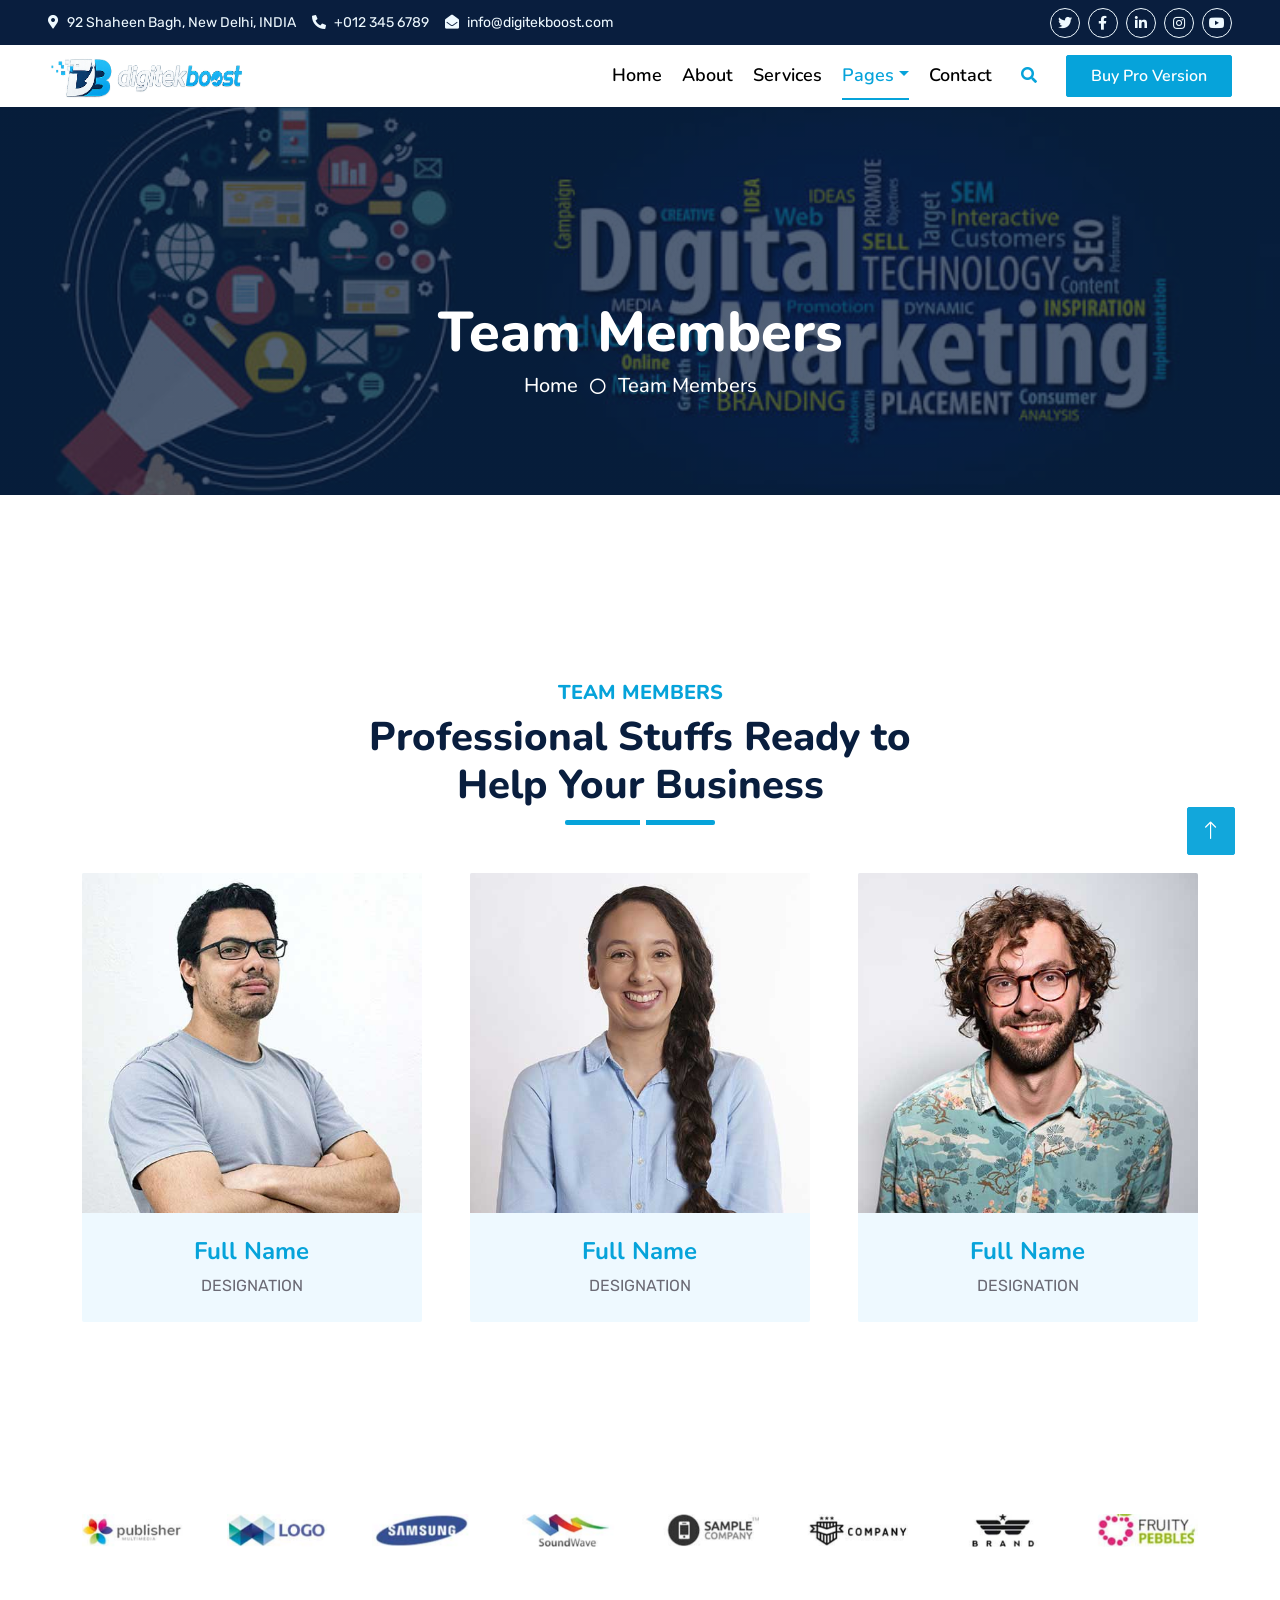
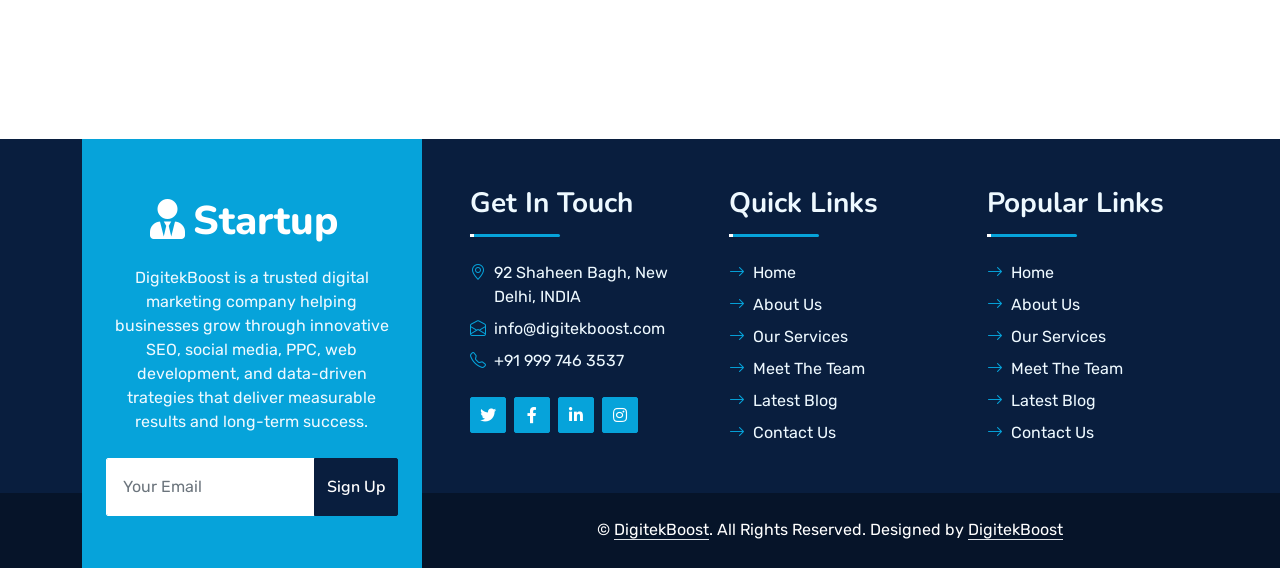
<file: team.html>
<!DOCTYPE html>
<html lang="en">

<head>
    <meta charset="utf-8">
    <title>DigitekBoost</title>
    <meta content="width=device-width, initial-scale=1.0" name="viewport">
    <meta content="Free HTML Templates" name="keywords">
    <meta content="Free HTML Templates" name="description">

    <!-- Favicon -->
    <link href="img/favicon.ico" rel="icon">

    <!-- Google Web Fonts -->
    <link rel="preconnect" href="https://fonts.googleapis.com">
    <link rel="preconnect" href="https://fonts.gstatic.com" crossorigin>
    <link href="https://fonts.googleapis.com/css2?family=Nunito:wght@400;600;700;800&family=Rubik:wght@400;500;600;700&display=swap" rel="stylesheet">

    <!-- Icon Font Stylesheet -->
    <link href="https://cdnjs.cloudflare.com/ajax/libs/font-awesome/5.10.0/css/all.min.css" rel="stylesheet">
    <link href="https://cdn.jsdelivr.net/npm/bootstrap-icons@1.4.1/font/bootstrap-icons.css" rel="stylesheet">

    <!-- Libraries Stylesheet -->
    <link href="lib/owlcarousel/assets/owl.carousel.min.css" rel="stylesheet">
    <link href="lib/animate/animate.min.css" rel="stylesheet">

    <!-- Customized Bootstrap Stylesheet -->
    <link href="css/bootstrap.min.css" rel="stylesheet">

    <!-- Template Stylesheet -->
    <link href="css/style.css" rel="stylesheet">
</head>

<body>
    <!-- Spinner Start -->
    <div id="spinner" class="show bg-white position-fixed translate-middle w-100 vh-100 top-50 start-50 d-flex align-items-center justify-content-center">
        <div class="spinner"></div>
    </div>
    <!-- Spinner End -->


    <!-- Topbar Start -->
    <div class="container-fluid bg-dark px-5 d-none d-lg-block">
        <div class="row gx-0">
            <div class="col-lg-8 text-center text-lg-start mb-2 mb-lg-0">
                <div class="d-inline-flex align-items-center" style="height: 45px;">
                    <small class="me-3 text-light"><i class="fa fa-map-marker-alt me-2"></i>92 Shaheen Bagh, New Delhi, INDIA</small>
                    <small class="me-3 text-light"><i class="fa fa-phone-alt me-2"></i>+012 345 6789</small>
                    <small class="text-light"><i class="fa fa-envelope-open me-2"></i>info@digitekboost.com</small>
                </div>
            </div>
            <div class="col-lg-4 text-center text-lg-end">
                <div class="d-inline-flex align-items-center" style="height: 45px;">
                    <a class="btn btn-sm btn-outline-light btn-sm-square rounded-circle me-2" href=""><i class="fab fa-twitter fw-normal"></i></a>
                    <a class="btn btn-sm btn-outline-light btn-sm-square rounded-circle me-2" href=""><i class="fab fa-facebook-f fw-normal"></i></a>
                    <a class="btn btn-sm btn-outline-light btn-sm-square rounded-circle me-2" href=""><i class="fab fa-linkedin-in fw-normal"></i></a>
                    <a class="btn btn-sm btn-outline-light btn-sm-square rounded-circle me-2" href=""><i class="fab fa-instagram fw-normal"></i></a>
                    <a class="btn btn-sm btn-outline-light btn-sm-square rounded-circle" href=""><i class="fab fa-youtube fw-normal"></i></a>
                </div>
            </div>
        </div>
    </div>
    <!-- Topbar End -->


    <!-- Navbar Start -->
    <div class="container-fluid position-relative p-0">
        <nav class="navbar navbar-expand-lg navbar-dark px-5">
            <a href="index.html" class="navbar-brand p-0">
                <h1 class="m-0">
                    <!-- <i class="fa fa-user-tie me-2"></i>Startup -->
                    <img id="logo-dark" class="logo-dark" src="img/dark.png" alt="DigitekBoost dark logo" />
                    <img id="logo-light" class="logo-light" src="img/light.png" alt="DigitekBoost light logo" />
                </h1>
            </a>
            <button class="navbar-toggler" type="button" data-bs-toggle="collapse" data-bs-target="#navbarCollapse">
                <span class="fa fa-bars"></span>
            </button>
            <div class="collapse navbar-collapse" id="navbarCollapse">
                <div class="navbar-nav ms-auto py-0">
                    <a href="index.html" class="nav-item nav-link">Home</a>
                    <a href="about.html" class="nav-item nav-link">About</a>
                    <a href="service.html" class="nav-item nav-link">Services</a>
                    <div class="nav-item dropdown">
                        <a href="#" class="nav-link dropdown-toggle active" data-bs-toggle="dropdown">Pages</a>
                        <div class="dropdown-menu m-0">
                            <a href="feature.html" class="dropdown-item">Our features</a>
                            <a href="team.html" class="dropdown-item active">Team Members</a>
                            <a href="testimonial.html" class="dropdown-item">Testimonial</a>
                            <a href="quote.html" class="dropdown-item">Free Quote</a>
                        </div>
                    </div>
                    <a href="contact.html" class="nav-item nav-link">Contact</a>
                </div>
                <butaton type="button" class="btn text-primary ms-3" data-bs-toggle="modal" data-bs-target="#searchModal"><i class="fa fa-search"></i></butaton>
                <a href="https://htmlcodex.com/downloading/?item=1858" class="btn btn-primary py-2 px-4 ms-3">Buy Pro Version</a>
            </div>
        </nav>

        <div class="container-fluid bg-primary py-5 bg-header" style="margin-bottom: 90px;">
            <div class="row py-5">
                <div class="col-12 pt-lg-5 mt-lg-5 text-center">
                    <h1 class="display-4 text-white animated zoomIn">Team Members</h1>
                    <a href="index.html" class="h5 text-white">Home</a>
                    <i class="far fa-circle text-white px-2"></i>
                    <a href="team.html" class="h5 text-white">Team Members</a>
                </div>
            </div>
        </div>
    </div>
    <!-- Navbar End -->


    <!-- Full Screen Search Start -->
    <div class="modal fade" id="searchModal" tabindex="-1">
        <div class="modal-dialog modal-fullscreen">
            <div class="modal-content" style="background: rgba(9, 30, 62, .7);">
                <div class="modal-header border-0">
                    <button type="button" class="btn bg-white btn-close" data-bs-dismiss="modal" aria-label="Close"></button>
                </div>
                <div class="modal-body d-flex align-items-center justify-content-center">
                    <div class="input-group" style="max-width: 600px;">
                        <input type="text" class="form-control bg-transparent border-primary p-3" placeholder="Type search keyword">
                        <button class="btn btn-primary px-4"><i class="bi bi-search"></i></button>
                    </div>
                </div>
            </div>
        </div>
    </div>
    <!-- Full Screen Search End -->


    <!-- Team Start -->
    <div class="container-fluid py-5 wow fadeInUp" data-wow-delay="0.1s">
        <div class="container py-5">
            <div class="section-title text-center position-relative pb-3 mb-5 mx-auto" style="max-width: 600px;">
                <h5 class="fw-bold text-primary text-uppercase">Team Members</h5>
                <h1 class="mb-0">Professional Stuffs Ready to Help Your Business</h1>
            </div>
            <div class="row g-5">
                <div class="col-lg-4 wow slideInUp" data-wow-delay="0.3s">
                    <div class="team-item bg-light rounded overflow-hidden">
                        <div class="team-img position-relative overflow-hidden">
                            <img class="img-fluid w-100" src="img/team-1.jpg" alt="">
                            <div class="team-social">
                                <a class="btn btn-lg btn-primary btn-lg-square rounded" href=""><i class="fab fa-twitter fw-normal"></i></a>
                                <a class="btn btn-lg btn-primary btn-lg-square rounded" href=""><i class="fab fa-facebook-f fw-normal"></i></a>
                                <a class="btn btn-lg btn-primary btn-lg-square rounded" href=""><i class="fab fa-instagram fw-normal"></i></a>
                                <a class="btn btn-lg btn-primary btn-lg-square rounded" href=""><i class="fab fa-linkedin-in fw-normal"></i></a>
                            </div>
                        </div>
                        <div class="text-center py-4">
                            <h4 class="text-primary">Full Name</h4>
                            <p class="text-uppercase m-0">Designation</p>
                        </div>
                    </div>
                </div>
                <div class="col-lg-4 wow slideInUp" data-wow-delay="0.6s">
                    <div class="team-item bg-light rounded overflow-hidden">
                        <div class="team-img position-relative overflow-hidden">
                            <img class="img-fluid w-100" src="img/team-2.jpg" alt="">
                            <div class="team-social">
                                <a class="btn btn-lg btn-primary btn-lg-square rounded" href=""><i class="fab fa-twitter fw-normal"></i></a>
                                <a class="btn btn-lg btn-primary btn-lg-square rounded" href=""><i class="fab fa-facebook-f fw-normal"></i></a>
                                <a class="btn btn-lg btn-primary btn-lg-square rounded" href=""><i class="fab fa-instagram fw-normal"></i></a>
                                <a class="btn btn-lg btn-primary btn-lg-square rounded" href=""><i class="fab fa-linkedin-in fw-normal"></i></a>
                            </div>
                        </div>
                        <div class="text-center py-4">
                            <h4 class="text-primary">Full Name</h4>
                            <p class="text-uppercase m-0">Designation</p>
                        </div>
                    </div>
                </div>
                <div class="col-lg-4 wow slideInUp" data-wow-delay="0.9s">
                    <div class="team-item bg-light rounded overflow-hidden">
                        <div class="team-img position-relative overflow-hidden">
                            <img class="img-fluid w-100" src="img/team-3.jpg" alt="">
                            <div class="team-social">
                                <a class="btn btn-lg btn-primary btn-lg-square rounded" href=""><i class="fab fa-twitter fw-normal"></i></a>
                                <a class="btn btn-lg btn-primary btn-lg-square rounded" href=""><i class="fab fa-facebook-f fw-normal"></i></a>
                                <a class="btn btn-lg btn-primary btn-lg-square rounded" href=""><i class="fab fa-instagram fw-normal"></i></a>
                                <a class="btn btn-lg btn-primary btn-lg-square rounded" href=""><i class="fab fa-linkedin-in fw-normal"></i></a>
                            </div>
                        </div>
                        <div class="text-center py-4">
                            <h4 class="text-primary">Full Name</h4>
                            <p class="text-uppercase m-0">Designation</p>
                        </div>
                    </div>
                </div>
            </div>
        </div>
    </div>
    <!-- Team End -->


    <!-- Vendor Start -->
    <div class="container-fluid py-5 wow fadeInUp" data-wow-delay="0.1s">
        <div class="container py-5 mb-5">
            <div class="bg-white">
                <div class="owl-carousel vendor-carousel">
                    <img src="img/vendor-1.jpg" alt="">
                    <img src="img/vendor-2.jpg" alt="">
                    <img src="img/vendor-3.jpg" alt="">
                    <img src="img/vendor-4.jpg" alt="">
                    <img src="img/vendor-5.jpg" alt="">
                    <img src="img/vendor-6.jpg" alt="">
                    <img src="img/vendor-7.jpg" alt="">
                    <img src="img/vendor-8.jpg" alt="">
                    <img src="img/vendor-9.jpg" alt="">
                </div>
            </div>
        </div>
    </div>
    <!-- Vendor End -->
    

    <!-- Footer Start -->
    <div class="container-fluid bg-dark text-light mt-5 wow fadeInUp" data-wow-delay="0.1s">
        <div class="container">
            <div class="row gx-5">
                <div class="col-lg-4 col-md-6 footer-about">
                    <div class="d-flex flex-column align-items-center justify-content-center text-center h-100 bg-primary p-4">
                        <a href="index.html" class="navbar-brand">
                            <h1 class="m-0 text-white"><i class="fa fa-user-tie me-2"></i>Startup</h1>
                        </a>
                        <p class="mt-3 mb-4">  DigitekBoost is a trusted digital marketing company helping businesses grow through innovative SEO, social media, PPC, web development, and data-driven trategies that deliver measurable results and long-term success.
              </p>
                        <form action="">
                            <div class="input-group">
                                <input type="text" class="form-control border-white p-3" placeholder="Your Email">
                                <button class="btn btn-dark">Sign Up</button>
                            </div>
                        </form>
                    </div>
                </div>
                <div class="col-lg-8 col-md-6">
                    <div class="row gx-5">
                        <div class="col-lg-4 col-md-12 pt-5 mb-5">
                            <div class="section-title section-title-sm position-relative pb-3 mb-4">
                                <h3 class="text-light mb-0">Get In Touch</h3>
                            </div>
                            <div class="d-flex mb-2">
                                <i class="bi bi-geo-alt text-primary me-2"></i>
                                <p class="mb-0">92 Shaheen Bagh, New Delhi, INDIA</p>
                            </div>
                            <div class="d-flex mb-2">
                                <i class="bi bi-envelope-open text-primary me-2"></i>
                                <p class="mb-0">info@digitekboost.com</p>
                            </div>
                            <div class="d-flex mb-2">
                                <i class="bi bi-telephone text-primary me-2"></i>
                                <p class="mb-0">+91 999 746 3537</p>
                            </div>
                            <div class="d-flex mt-4">
                                <a class="btn btn-primary btn-square me-2" href="#"><i class="fab fa-twitter fw-normal"></i></a>
                                <a class="btn btn-primary btn-square me-2" href="#"><i class="fab fa-facebook-f fw-normal"></i></a>
                                <a class="btn btn-primary btn-square me-2" href="#"><i class="fab fa-linkedin-in fw-normal"></i></a>
                                <a class="btn btn-primary btn-square" href="#"><i class="fab fa-instagram fw-normal"></i></a>
                            </div>
                        </div>
                        <div class="col-lg-4 col-md-12 pt-0 pt-lg-5 mb-5">
                            <div class="section-title section-title-sm position-relative pb-3 mb-4">
                                <h3 class="text-light mb-0">Quick Links</h3>
                            </div>
                            <div class="link-animated d-flex flex-column justify-content-start">
                                <a class="text-light mb-2" href="#"><i class="bi bi-arrow-right text-primary me-2"></i>Home</a>
                                <a class="text-light mb-2" href="#"><i class="bi bi-arrow-right text-primary me-2"></i>About Us</a>
                                <a class="text-light mb-2" href="#"><i class="bi bi-arrow-right text-primary me-2"></i>Our Services</a>
                                <a class="text-light mb-2" href="#"><i class="bi bi-arrow-right text-primary me-2"></i>Meet The Team</a>
                                <a class="text-light mb-2" href="#"><i class="bi bi-arrow-right text-primary me-2"></i>Latest Blog</a>
                                <a class="text-light" href="#"><i class="bi bi-arrow-right text-primary me-2"></i>Contact Us</a>
                            </div>
                        </div>
                        <div class="col-lg-4 col-md-12 pt-0 pt-lg-5 mb-5">
                            <div class="section-title section-title-sm position-relative pb-3 mb-4">
                                <h3 class="text-light mb-0">Popular Links</h3>
                            </div>
                            <div class="link-animated d-flex flex-column justify-content-start">
                                <a class="text-light mb-2" href="#"><i class="bi bi-arrow-right text-primary me-2"></i>Home</a>
                                <a class="text-light mb-2" href="#"><i class="bi bi-arrow-right text-primary me-2"></i>About Us</a>
                                <a class="text-light mb-2" href="#"><i class="bi bi-arrow-right text-primary me-2"></i>Our Services</a>
                                <a class="text-light mb-2" href="#"><i class="bi bi-arrow-right text-primary me-2"></i>Meet The Team</a>
                                <a class="text-light mb-2" href="#"><i class="bi bi-arrow-right text-primary me-2"></i>Latest Blog</a>
                                <a class="text-light" href="#"><i class="bi bi-arrow-right text-primary me-2"></i>Contact Us</a>
                            </div>
                        </div>
                    </div>
                </div>
            </div>
        </div>
    </div>
    <div class="container-fluid text-white" style="background: #061429;">
        <div class="container text-center">
            <div class="row justify-content-end">
                <div class="col-lg-8 col-md-6">
                    <div class="d-flex align-items-center justify-content-center" style="height: 75px;">
                         <p class="mb-0">
                &copy;
                <a class="text-white border-bottom" href="#">DigitekBoost</a>.
                All Rights Reserved.

                <!--/*** The author’s attribution link must remain intact in the template. ***/-->
                <!--/*** If you wish to remove this credit link, please purchase the Pro Version . ***/-->
                Designed by
                <!-- <a class="text-white border-bottom" href="https://htmlcodex.com"
                  >HTML Codex</a
                > -->
                <a
                  class="text-white border-bottom text-decoration-none"
                  href="https://.com"
                  >DigitekBoost</a
                >
              </p>
                    </div>
                </div>
            </div>
        </div>
    </div>
    <!-- Footer End -->


    <!-- Back to Top -->
    <a href="#" class="btn btn-lg btn-primary btn-lg-square rounded back-to-top"><i class="bi bi-arrow-up"></i></a>


    <!-- JavaScript Libraries -->
    <script src="https://code.jquery.com/jquery-3.4.1.min.js"></script>
    <script src="https://cdn.jsdelivr.net/npm/bootstrap@5.0.0/dist/js/bootstrap.bundle.min.js"></script>
    <script src="lib/wow/wow.min.js"></script>
    <script src="lib/easing/easing.min.js"></script>
    <script src="lib/waypoints/waypoints.min.js"></script>
    <script src="lib/counterup/counterup.min.js"></script>
    <script src="lib/owlcarousel/owl.carousel.min.js"></script>

    <!-- Template Javascript -->
    <script src="js/main.js"></script>
</body>

</html>
</file>
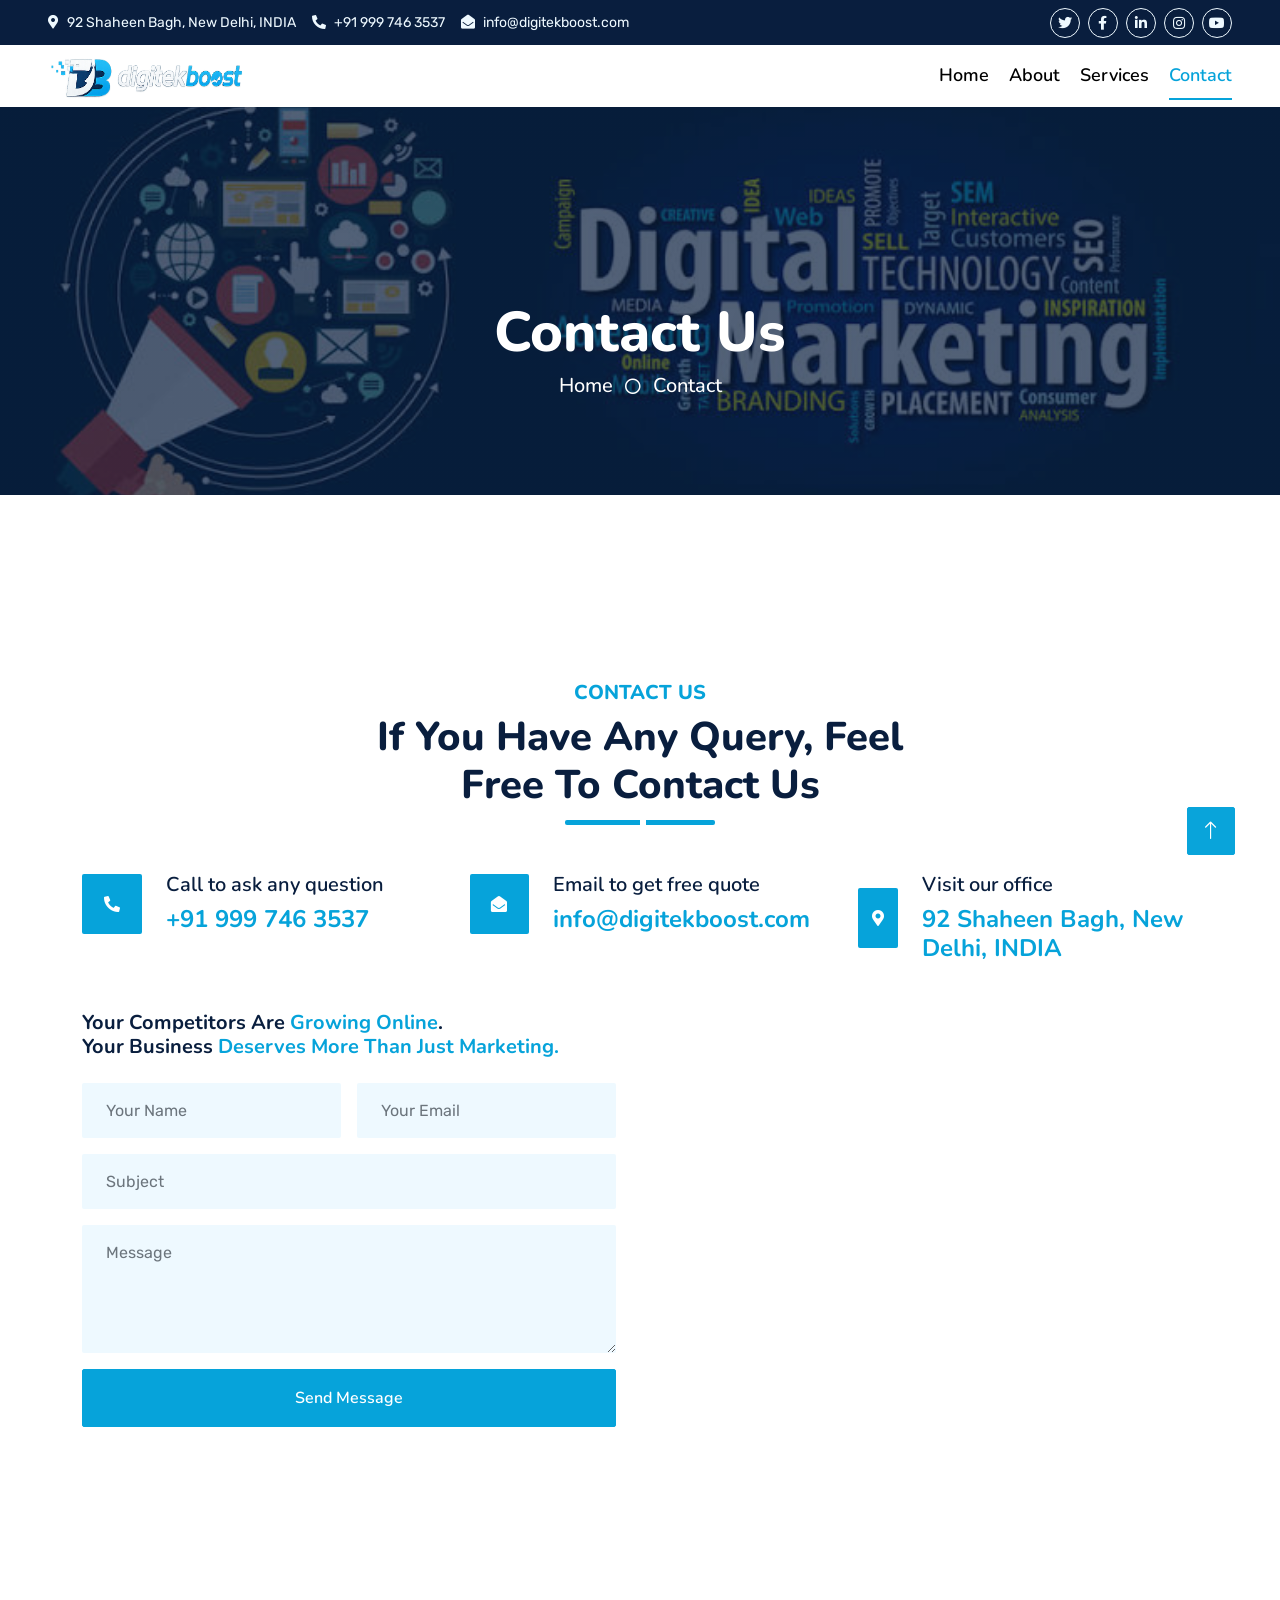
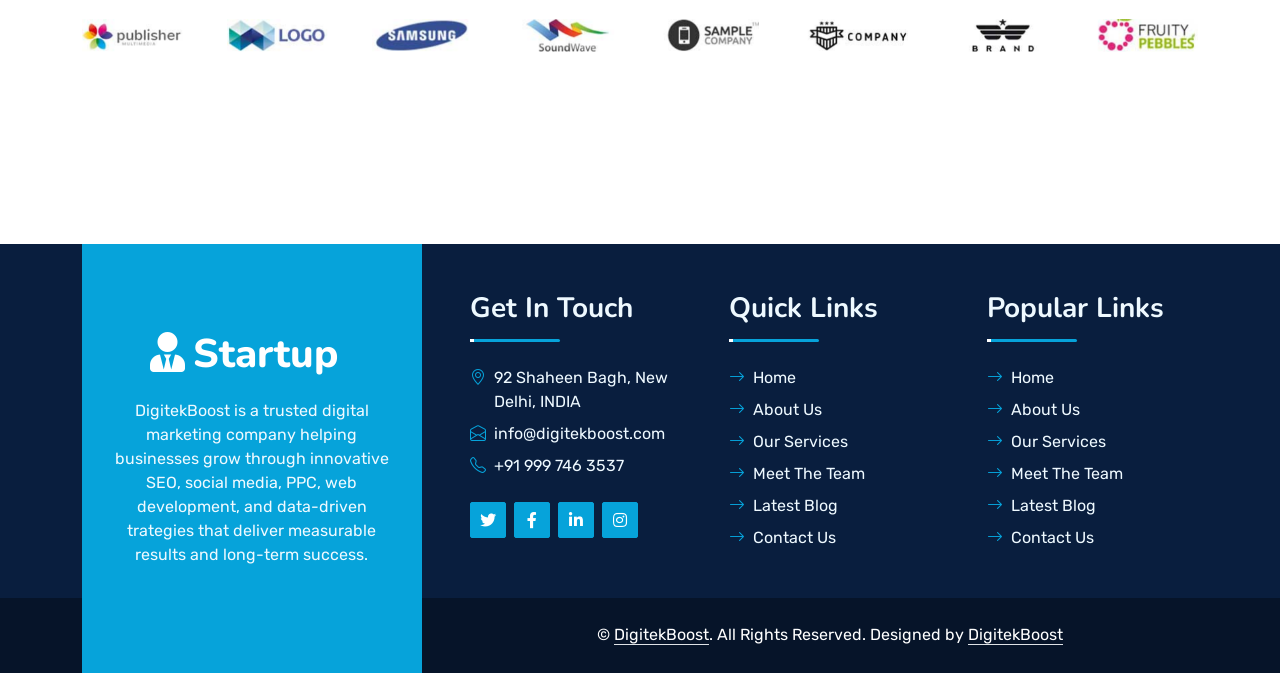
<file: test.html>
<!doctype html>
<html lang="en">
  <head>
    <meta charset="utf-8" />
    <title>DigitekBoost</title>
    <meta content="width=device-width, initial-scale=1.0" name="viewport" />
    <meta content="Free HTML Templates" name="keywords" />
    <meta content="Free HTML Templates" name="description" />

    <!-- Favicon -->
    <link href="img/favicon.ico" rel="icon" />

    <!-- Google Web Fonts -->
    <link rel="preconnect" href="https://fonts.googleapis.com" />
    <link rel="preconnect" href="https://fonts.gstatic.com" crossorigin />
    <link
      href="https://fonts.googleapis.com/css2?family=Nunito:wght@400;600;700;800&family=Rubik:wght@400;500;600;700&display=swap"
      rel="stylesheet"
    />

    <!-- Icon Font Stylesheet -->
    <link
      href="https://cdnjs.cloudflare.com/ajax/libs/font-awesome/5.10.0/css/all.min.css"
      rel="stylesheet"
    />
    <link
      href="https://cdn.jsdelivr.net/npm/bootstrap-icons@1.4.1/font/bootstrap-icons.css"
      rel="stylesheet"
    />

    <!-- Libraries Stylesheet -->
    <link href="lib/owlcarousel/assets/owl.carousel.min.css" rel="stylesheet" />
    <link href="lib/animate/animate.min.css" rel="stylesheet" />

    <!-- Customized Bootstrap Stylesheet -->
    <link href="css/bootstrap.min.css" rel="stylesheet" />

    <!-- Template Stylesheet -->
    <link href="css/style.css" rel="stylesheet" />
  </head>

  <body>
    <!-- Spinner Start -->
    <div
      id="spinner"
      class="show bg-white position-fixed translate-middle w-100 vh-100 top-50 start-50 d-flex align-items-center justify-content-center"
    >
      <div class="spinner"></div>
    </div>
    <!-- Spinner End -->

    <!-- Topbar Start -->
    <div class="container-fluid bg-dark px-5 d-none d-lg-block">
      <div class="row gx-0">
        <div class="col-lg-8 text-center text-lg-start mb-2 mb-lg-0">
          <div class="d-inline-flex align-items-center" style="height: 45px">
            <small class="me-3 text-light"
              ><i class="fa fa-map-marker-alt me-2"></i>92 Shaheen Bagh, New
              Delhi, INDIA</small
            >
            <small class="me-3 text-light"
              ><i class="fa fa-phone-alt me-2"></i>+91 999 746 3537</small
            >
            <small class="text-light"
              ><i class="fa fa-envelope-open me-2"></i
              >info@digitekboost.com</small
            >
          </div>
        </div>
        <div class="col-lg-4 text-center text-lg-end">
          <div class="d-inline-flex align-items-center" style="height: 45px">
            <a
              class="btn btn-sm btn-outline-light btn-sm-square rounded-circle me-2"
              href=""
              ><i class="fab fa-twitter fw-normal"></i
            ></a>
            <a
              class="btn btn-sm btn-outline-light btn-sm-square rounded-circle me-2"
              href=""
              ><i class="fab fa-facebook-f fw-normal"></i
            ></a>
            <a
              class="btn btn-sm btn-outline-light btn-sm-square rounded-circle me-2"
              href=""
              ><i class="fab fa-linkedin-in fw-normal"></i
            ></a>
            <a
              class="btn btn-sm btn-outline-light btn-sm-square rounded-circle me-2"
              href=""
              ><i class="fab fa-instagram fw-normal"></i
            ></a>
            <a
              class="btn btn-sm btn-outline-light btn-sm-square rounded-circle"
              href=""
              ><i class="fab fa-youtube fw-normal"></i
            ></a>
          </div>
        </div>
      </div>
    </div>
    <!-- Topbar End -->

    <!-- Navbar Start -->
    <div class="container-fluid position-relative p-0">
      <nav class="navbar navbar-expand-lg navbar-dark px-5">
        <a href="index.html" class="navbar-brand p-0">
          <h1 class="m-0">
            <!-- <i class="fa fa-user-tie me-2"></i>Startup -->
            <img id="logo-dark" class="logo-dark" src="img/dark.png" alt="DigitekBoost dark logo" />
            <img id="logo-light" class="logo-light" src="img/light.png" alt="DigitekBoost light logo" />
          </h1>
        </a>
        <button
          class="navbar-toggler"
          type="button"
          data-bs-toggle="collapse"
          data-bs-target="#navbarCollapse"
        >
          <span class="fa fa-bars"></span>
        </button>
        <div class="collapse navbar-collapse" id="navbarCollapse">
          <div class="navbar-nav ms-auto py-0">
            <a href="index.html" class="nav-item nav-link">Home</a>
            <a href="about.html" class="nav-item nav-link">About</a>
            <a href="service.html" class="nav-item nav-link">Services</a>
            <!-- <div class="nav-item dropdown">
              <a
                href="#"
                class="nav-link dropdown-toggle"
                data-bs-toggle="dropdown"
                >Pages</a
              >
              <div class="dropdown-menu m-0">
                <a href="feature.html" class="dropdown-item">Our features</a>
                <a href="team.html" class="dropdown-item">Team Members</a>
                <a href="testimonial.html" class="dropdown-item">Testimonial</a>
                <a href="quote.html" class="dropdown-item">Free Quote</a>
              </div>
            </div> -->
            <a href="contact.html" class="nav-item nav-link active">Contact</a>
          </div>
          <!-- <butaton
            type="button"
            class="btn text-primary ms-3"
            data-bs-toggle="modal"
            data-bs-target="#searchModal"
            ><i class="fa fa-search"></i
          ></butaton> -->
          <!-- <a
            href="https://htmlcodex.com/downloading/?item=1858"
            class="btn btn-primary py-2 px-4 ms-3"
            >Buy Pro Version</a
          > -->
        </div>
      </nav>

      <div
        class="container-fluid bg-primary py-5 bg-header"
        style="margin-bottom: 90px"
      >
        <div class="row py-5">
          <div class="col-12 pt-lg-5 mt-lg-5 text-center">
            <h1 class="display-4 text-white animated zoomIn">Contact Us</h1>
            <a href="index.html" class="h5 text-white">Home</a>
            <i class="far fa-circle text-white px-2"></i>
            <a href="contact.html" class="h5 text-white">Contact</a>
          </div>
        </div>
      </div>
    </div>
    <!-- Navbar End -->

    <!-- Full Screen Search Start -->
    <div class="modal fade" id="searchModal" tabindex="-1">
      <div class="modal-dialog modal-fullscreen">
        <div class="modal-content" style="background: rgba(9, 30, 62, 0.7)">
          <div class="modal-header border-0">
            <button
              type="button"
              class="btn bg-white btn-close"
              data-bs-dismiss="modal"
              aria-label="Close"
            ></button>
          </div>
          <div
            class="modal-body d-flex align-items-center justify-content-center"
          >
            <div class="input-group" style="max-width: 600px">
              <input
                type="text"
                class="form-control bg-transparent border-primary p-3"
                placeholder="Type search keyword"
              />
              <button class="btn btn-primary px-4">
                <i class="bi bi-search"></i>
              </button>
            </div>
          </div>
        </div>
      </div>
    </div>
    <!-- Full Screen Search End -->

    <!-- Contact Start -->
    <div class="container-fluid py-5 wow fadeInUp" data-wow-delay="0.1s">
      <div class="container py-5">
        <div
          class="section-title text-center position-relative pb-3 mb-5 mx-auto"
          style="max-width: 600px"
        >
          <h5 class="fw-bold text-primary text-uppercase">Contact Us</h5>
          <h1 class="mb-0">If You Have Any Query, Feel Free To Contact Us</h1>
        </div>
        <div class="row g-5 mb-5">
          <div class="col-lg-4">
            <div
              class="d-flex align-items-center wow fadeIn"
              data-wow-delay="0.1s"
            >
              <div
                class="bg-primary d-flex align-items-center justify-content-center rounded"
                style="width: 60px; height: 60px"
              >
                <i class="fa fa-phone-alt text-white"></i>
              </div>
              <div class="ps-4">
                <h5 class="mb-2">Call to ask any question</h5>
                <h4 class="text-primary mb-0">+91 999 746 3537</h4>
              </div>
            </div>
          </div>
          <div class="col-lg-4">
            <div
              class="d-flex align-items-center wow fadeIn"
              data-wow-delay="0.4s"
            >
              <div
                class="bg-primary d-flex align-items-center justify-content-center rounded"
                style="width: 60px; height: 60px"
              >
                <i class="fa fa-envelope-open text-white"></i>
              </div>
              <div class="ps-4">
                <h5 class="mb-2">Email to get free quote</h5>
                <h4 class="text-primary mb-0">info@digitekboost.com</h4>
              </div>
            </div>
          </div>
          <div class="col-lg-4">
            <div
              class="d-flex align-items-center wow fadeIn"
              data-wow-delay="0.8s"
            >
              <div
                class="bg-primary d-flex align-items-center justify-content-center rounded"
                style="width: 60px; height: 60px"
              >
                <i class="fa fa-map-marker-alt text-white"></i>
              </div>
              <div class="ps-4">
                <h5 class="mb-2">Visit our office</h5>
                <h4 class="text-primary mb-0">
                  92 Shaheen Bagh, New Delhi, INDIA
                </h4>
              </div>
            </div>
          </div>
        </div>
        <div class="row g-5">
          <div class="col-lg-6 wow slideInUp" data-wow-delay="0.3s">
            <h4 class="mb-4 fs-5">
              <!-- Receive messages instantly with our PHP and Ajax contact form - available in the  -->
              Your Competitors Are
              <span style="color: #06a3da">Growing Online</span>.
              <br />
              Your Business
              <span style="color: #06a3da"
                >Deserves More Than Just Marketing.
              </span>
            </h4>

            <!-- 📢📢📢📢📢📢📢📢📢📢📢📢📢 -->

            <form>
              <div class="row g-3">
                <div class="col-md-6">
                  <input
                    type="text"
                    class="form-control border-0 bg-light px-4"
                    placeholder="Your Name"
                    style="height: 55px"
                  />
                </div>
                <div class="col-md-6">
                  <input
                    type="email"
                    class="form-control border-0 bg-light px-4"
                    placeholder="Your Email"
                    style="height: 55px"
                  />
                </div>
                <div class="col-12">
                  <input
                    type="text"
                    class="form-control border-0 bg-light px-4"
                    placeholder="Subject"
                    style="height: 55px"
                  />
                </div>
                <div class="col-12">
                  <textarea
                    class="form-control border-0 bg-light px-4 py-3"
                    rows="4"
                    placeholder="Message"
                  ></textarea>
                </div>
                <div class="col-12">
                  <button class="btn btn-primary w-100 py-3" type="submit">
                    Send Message
                  </button>
                </div>
              </div>
            </form>

            <!-- 📢📢📢📢📢📢📢📢📢📢📢📢📢 -->
          </div>
          <div class="col-lg-6 wow slideInUp" data-wow-delay="0.6s">
            <!-- <iframe
              class="position-relative rounded w-100 h-100"
              src="https://www.google.com/maps/embed?pb=!1m18!1m12!1m3!1d3001156.4288297426!2d-78.01371936852176!3d42.72876761954724!2m3!1f0!2f0!3f0!3m2!1i1024!2i768!4f13.1!3m3!1m2!1s0x4ccc4bf0f123a5a9%3A0xddcfc6c1de189567!2sNew%20York%2C%20USA!5e0!3m2!1sen!2sbd!4v1603794290143!5m2!1sen!2sbd"
              frameborder="0"
              style="min-height: 350px; border: 0"
              allowfullscreen=""
              aria-hidden="false"
              tabindex="0"
              ></iframe> -->

            <iframe
              class="position-relative rounded w-100 h-100"
              src="https://www.google.com/maps/embed?pb=!1m18!1m12!1m3!1d10202.644758908813!2d77.29535907812533!3d28.543799010537626!2m3!1f0!2f0!3f0!3m2!1i1024!2i768!4f13.1!3m3!1m2!1s0x390ce41008b77545%3A0x8d55736d204d830f!2sShaheen%20Bagh%2C%20Jasola%20Vihar%2C%20New%20Delhi%2C%20Delhi!5e0!3m2!1sen!2sin!4v1784493186992!5m2!1sen!2sin"
              width="600"
              height="450"
              style="border: 0"
              allowfullscreen=""
              loading="lazy"
              referrerpolicy="strict-origin-when-cross-origin"
            ></iframe>
          </div>
        </div>
      </div>
    </div>
    <!-- Contact End -->

    <!-- Vendor Start -->
    <div class="container-fluid py-5 wow fadeInUp" data-wow-delay="0.1s">
      <div class="container py-5 mb-5">
        <div class="bg-white">
          <div class="owl-carousel vendor-carousel">
            <img src="img/vendor-1.jpg" alt="" />
            <img src="img/vendor-2.jpg" alt="" />
            <img src="img/vendor-3.jpg" alt="" />
            <img src="img/vendor-4.jpg" alt="" />
            <img src="img/vendor-5.jpg" alt="" />
            <img src="img/vendor-6.jpg" alt="" />
            <img src="img/vendor-7.jpg" alt="" />
            <img src="img/vendor-8.jpg" alt="" />
            <img src="img/vendor-9.jpg" alt="" />
          </div>
        </div>
      </div>
    </div>
    <!-- Vendor End -->

    <!-- Footer Start -->
    <div
      class="container-fluid bg-dark text-light mt-5 wow fadeInUp"
      data-wow-delay="0.1s"
    >
      <div class="container">
        <div class="row gx-5">
          <div class="col-lg-4 col-md-6 footer-about">
            <div
              class="d-flex flex-column align-items-center justify-content-center text-center h-100 bg-primary p-4"
            >
              <a href="index.html" class="navbar-brand">
                <h1 class="m-0 text-white">
                  <i class="fa fa-user-tie me-2"></i>Startup
                </h1>
              </a>
              <p class="mt-3 mb-4">
                DigitekBoost is a trusted digital marketing company helping
                businesses grow through innovative SEO, social media, PPC, web
                development, and data-driven trategies that deliver measurable
                results and long-term success.
              </p>
              <!-- <form action="">
                <div class="input-group">
                  <input
                    type="text"
                    class="form-control border-white p-3"
                    placeholder="Your Email"
                  />
                  <button class="btn btn-dark">Sign Up</button>
                </div>
              </form> -->
            </div>
          </div>
          <div class="col-lg-8 col-md-6">
            <div class="row gx-5">
              <div class="col-lg-4 col-md-12 pt-5 mb-5">
                <div
                  class="section-title section-title-sm position-relative pb-3 mb-4"
                >
                  <h3 class="text-light mb-0">Get In Touch</h3>
                </div>
                <div class="d-flex mb-2">
                  <i class="bi bi-geo-alt text-primary me-2"></i>
                  <p class="mb-0">92 Shaheen Bagh, New Delhi, INDIA</p>
                </div>
                <div class="d-flex mb-2">
                  <i class="bi bi-envelope-open text-primary me-2"></i>
                  <p class="mb-0">info@digitekboost.com</p>
                </div>
                <div class="d-flex mb-2">
                  <i class="bi bi-telephone text-primary me-2"></i>
                  <p class="mb-0">+91 999 746 3537</p>
                </div>
                <div class="d-flex mt-4">
                  <a class="btn btn-primary btn-square me-2" href="#"
                    ><i class="fab fa-twitter fw-normal"></i
                  ></a>
                  <a class="btn btn-primary btn-square me-2" href="#"
                    ><i class="fab fa-facebook-f fw-normal"></i
                  ></a>
                  <a class="btn btn-primary btn-square me-2" href="#"
                    ><i class="fab fa-linkedin-in fw-normal"></i
                  ></a>
                  <a class="btn btn-primary btn-square" href="#"
                    ><i class="fab fa-instagram fw-normal"></i
                  ></a>
                </div>
              </div>
              <div class="col-lg-4 col-md-12 pt-0 pt-lg-5 mb-5">
                <div
                  class="section-title section-title-sm position-relative pb-3 mb-4"
                >
                  <h3 class="text-light mb-0">Quick Links</h3>
                </div>
                <div
                  class="link-animated d-flex flex-column justify-content-start"
                >
                  <a class="text-light mb-2" href="#"
                    ><i class="bi bi-arrow-right text-primary me-2"></i>Home</a
                  >
                  <a class="text-light mb-2" href="#"
                    ><i class="bi bi-arrow-right text-primary me-2"></i>About
                    Us</a
                  >
                  <a class="text-light mb-2" href="#"
                    ><i class="bi bi-arrow-right text-primary me-2"></i>Our
                    Services</a
                  >
                  <a class="text-light mb-2" href="#"
                    ><i class="bi bi-arrow-right text-primary me-2"></i>Meet The
                    Team</a
                  >
                  <a class="text-light mb-2" href="#"
                    ><i class="bi bi-arrow-right text-primary me-2"></i>Latest
                    Blog</a
                  >
                  <a class="text-light" href="#"
                    ><i class="bi bi-arrow-right text-primary me-2"></i>Contact
                    Us</a
                  >
                </div>
              </div>
              <div class="col-lg-4 col-md-12 pt-0 pt-lg-5 mb-5">
                <div
                  class="section-title section-title-sm position-relative pb-3 mb-4"
                >
                  <h3 class="text-light mb-0">Popular Links</h3>
                </div>
                <div
                  class="link-animated d-flex flex-column justify-content-start"
                >
                  <a class="text-light mb-2" href="#"
                    ><i class="bi bi-arrow-right text-primary me-2"></i>Home</a
                  >
                  <a class="text-light mb-2" href="#"
                    ><i class="bi bi-arrow-right text-primary me-2"></i>About
                    Us</a
                  >
                  <a class="text-light mb-2" href="#"
                    ><i class="bi bi-arrow-right text-primary me-2"></i>Our
                    Services</a
                  >
                  <a class="text-light mb-2" href="#"
                    ><i class="bi bi-arrow-right text-primary me-2"></i>Meet The
                    Team</a
                  >
                  <a class="text-light mb-2" href="#"
                    ><i class="bi bi-arrow-right text-primary me-2"></i>Latest
                    Blog</a
                  >
                  <a class="text-light" href="#"
                    ><i class="bi bi-arrow-right text-primary me-2"></i>Contact
                    Us</a
                  >
                </div>
              </div>
            </div>
          </div>
        </div>
      </div>
    </div>
    <div class="container-fluid text-white" style="background: #061429">
      <div class="container text-center">
        <div class="row justify-content-end">
          <div class="col-lg-8 col-md-6">
            <div
              class="d-flex align-items-center justify-content-center"
              style="height: 75px"
            >
              <p class="mb-0">
                &copy;
                <a class="text-white border-bottom" href="#">DigitekBoost</a>.
                All Rights Reserved.

                <!--/*** The author’s attribution link must remain intact in the template. ***/-->
                <!--/*** If you wish to remove this credit link, please purchase the Pro Version . ***/-->
                Designed by
                <!-- <a class="text-white border-bottom" href="https://htmlcodex.com"
                  >HTML Codex</a
                > -->
                <a
                  class="text-white border-bottom text-decoration-none"
                  href="https://digitekboost.com"
                  >DigitekBoost</a
                >
              </p>
            </div>
          </div>
        </div>
      </div>
    </div>
    <!-- Footer End -->

    <!-- Back to Top -->
    <a href="#" class="btn btn-lg btn-primary btn-lg-square rounded back-to-top"
      ><i class="bi bi-arrow-up"></i
    ></a>

    <!-- JavaScript Libraries -->
    <script src="https://code.jquery.com/jquery-3.4.1.min.js"></script>
    <script src="https://cdn.jsdelivr.net/npm/bootstrap@5.0.0/dist/js/bootstrap.bundle.min.js"></script>
    <script src="lib/wow/wow.min.js"></script>
    <script src="lib/easing/easing.min.js"></script>
    <script src="lib/waypoints/waypoints.min.js"></script>
    <script src="lib/counterup/counterup.min.js"></script>
    <script src="lib/owlcarousel/owl.carousel.min.js"></script>

    <!-- Template Javascript -->
    <script src="js/main.js"></script>
  </body>
</html>
</file>
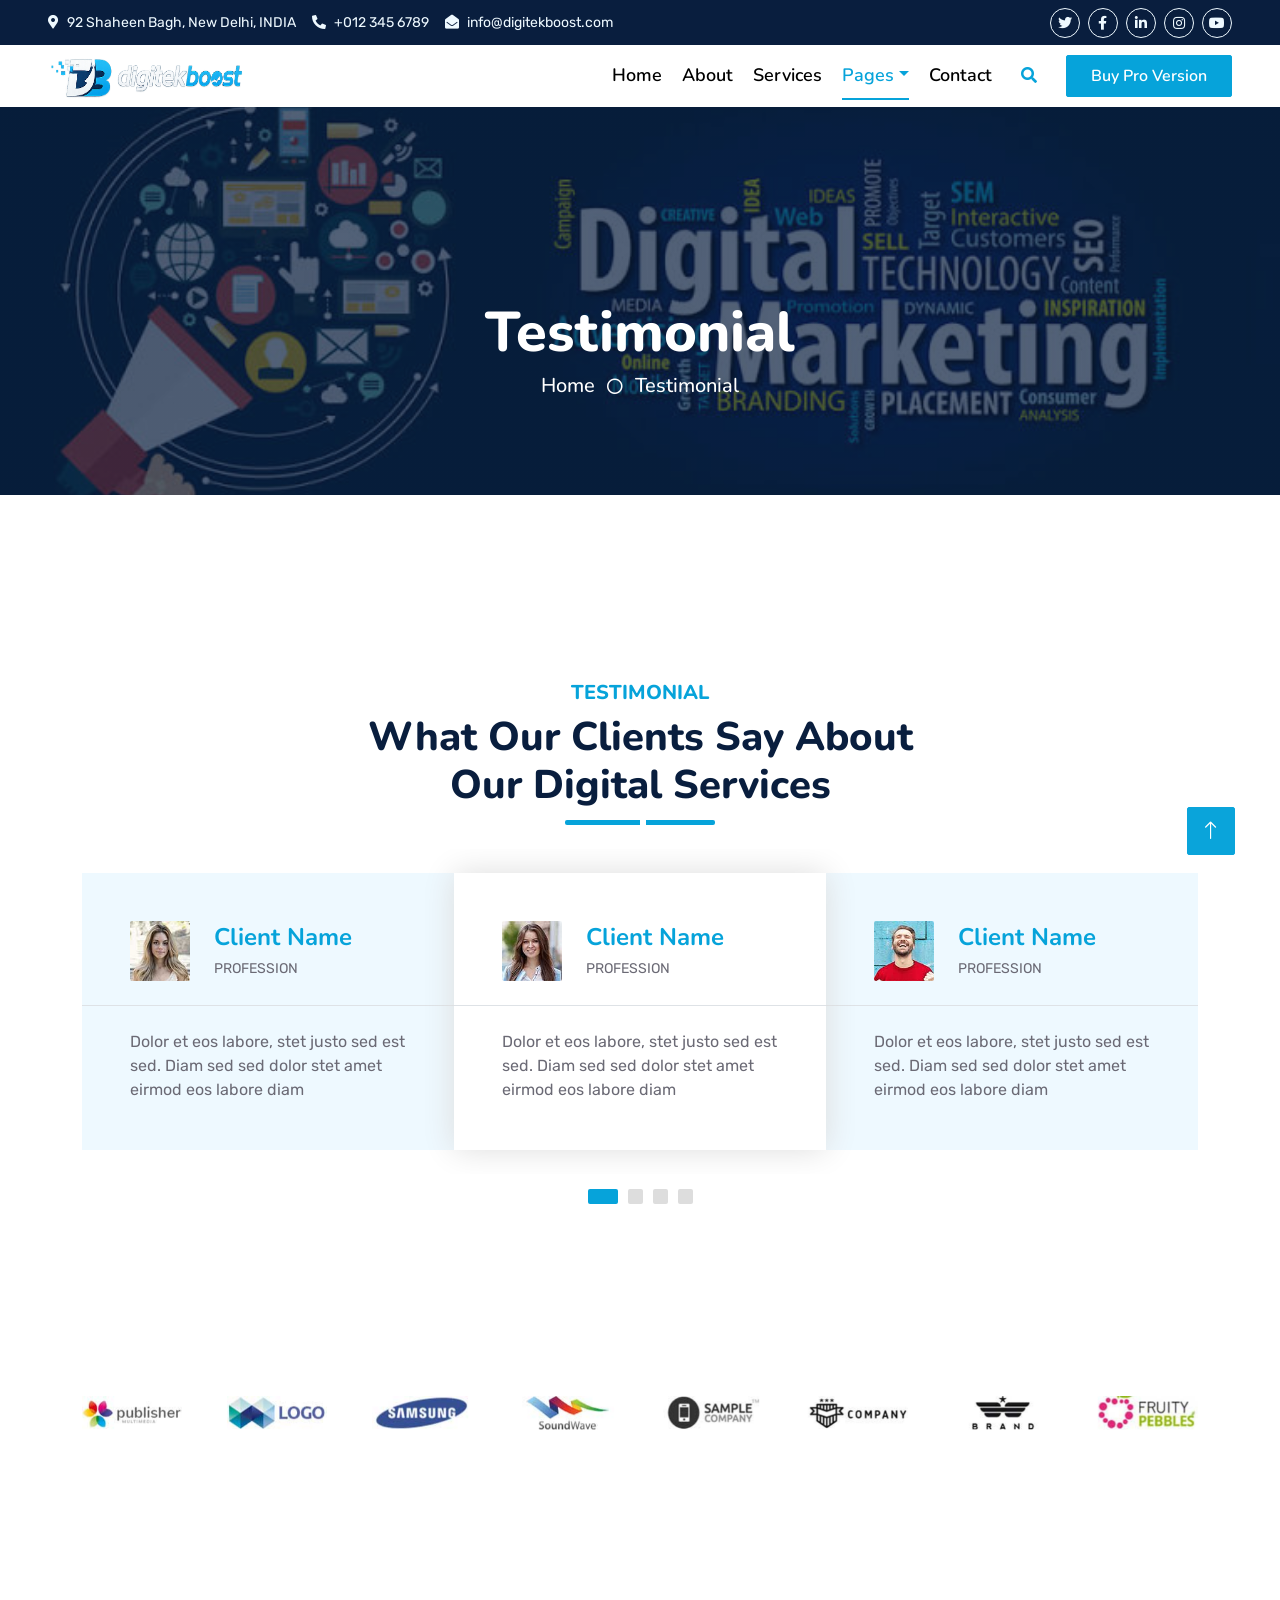
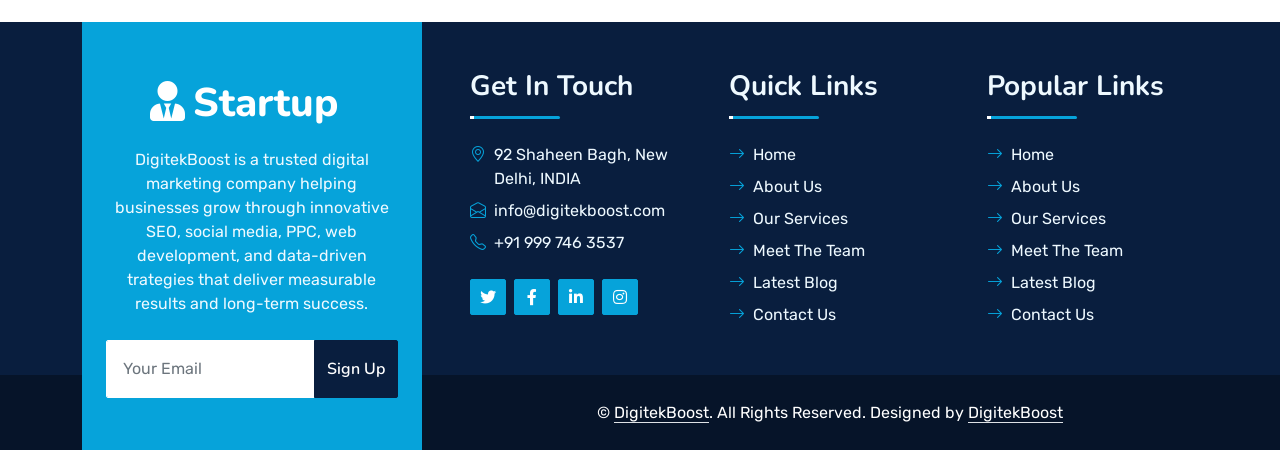
<file: testimonial.html>
<!DOCTYPE html>
<html lang="en">

<head>
    <meta charset="utf-8">
    <title>DigitekBoost</title>
    <meta content="width=device-width, initial-scale=1.0" name="viewport">
    <meta content="Free HTML Templates" name="keywords">
    <meta content="Free HTML Templates" name="description">

    <!-- Favicon -->
    <link href="img/favicon.ico" rel="icon">

    <!-- Google Web Fonts -->
    <link rel="preconnect" href="https://fonts.googleapis.com">
    <link rel="preconnect" href="https://fonts.gstatic.com" crossorigin>
    <link href="https://fonts.googleapis.com/css2?family=Nunito:wght@400;600;700;800&family=Rubik:wght@400;500;600;700&display=swap" rel="stylesheet">

    <!-- Icon Font Stylesheet -->
    <link href="https://cdnjs.cloudflare.com/ajax/libs/font-awesome/5.10.0/css/all.min.css" rel="stylesheet">
    <link href="https://cdn.jsdelivr.net/npm/bootstrap-icons@1.4.1/font/bootstrap-icons.css" rel="stylesheet">

    <!-- Libraries Stylesheet -->
    <link href="lib/owlcarousel/assets/owl.carousel.min.css" rel="stylesheet">
    <link href="lib/animate/animate.min.css" rel="stylesheet">

    <!-- Customized Bootstrap Stylesheet -->
    <link href="css/bootstrap.min.css" rel="stylesheet">

    <!-- Template Stylesheet -->
    <link href="css/style.css" rel="stylesheet">
</head>

<body>
    <!-- Spinner Start -->
    <div id="spinner" class="show bg-white position-fixed translate-middle w-100 vh-100 top-50 start-50 d-flex align-items-center justify-content-center">
        <div class="spinner"></div>
    </div>
    <!-- Spinner End -->


    <!-- Topbar Start -->
    <div class="container-fluid bg-dark px-5 d-none d-lg-block">
        <div class="row gx-0">
            <div class="col-lg-8 text-center text-lg-start mb-2 mb-lg-0">
                <div class="d-inline-flex align-items-center" style="height: 45px;">
                    <small class="me-3 text-light"><i class="fa fa-map-marker-alt me-2"></i>92 Shaheen Bagh, New Delhi, INDIA</small>
                    <small class="me-3 text-light"><i class="fa fa-phone-alt me-2"></i>+012 345 6789</small>
                    <small class="text-light"><i class="fa fa-envelope-open me-2"></i>info@digitekboost.com</small>
                </div>
            </div>
            <div class="col-lg-4 text-center text-lg-end">
                <div class="d-inline-flex align-items-center" style="height: 45px;">
                    <a class="btn btn-sm btn-outline-light btn-sm-square rounded-circle me-2" href=""><i class="fab fa-twitter fw-normal"></i></a>
                    <a class="btn btn-sm btn-outline-light btn-sm-square rounded-circle me-2" href=""><i class="fab fa-facebook-f fw-normal"></i></a>
                    <a class="btn btn-sm btn-outline-light btn-sm-square rounded-circle me-2" href=""><i class="fab fa-linkedin-in fw-normal"></i></a>
                    <a class="btn btn-sm btn-outline-light btn-sm-square rounded-circle me-2" href=""><i class="fab fa-instagram fw-normal"></i></a>
                    <a class="btn btn-sm btn-outline-light btn-sm-square rounded-circle" href=""><i class="fab fa-youtube fw-normal"></i></a>
                </div>
            </div>
        </div>
    </div>
    <!-- Topbar End -->


    <!-- Navbar Start -->
    <div class="container-fluid position-relative p-0">
        <nav class="navbar navbar-expand-lg navbar-dark px-5">
            <a href="index.html" class="navbar-brand p-0">
                <h1 class="m-0">
                    <!-- <i class="fa fa-user-tie me-2"></i>Startup -->
                    <img id="logo-dark" class="logo-dark" src="img/dark.png" alt="DigitekBoost dark logo" />
                    <img id="logo-light" class="logo-light" src="img/light.png" alt="DigitekBoost light logo" />
                </h1>
            </a>
            <button class="navbar-toggler" type="button" data-bs-toggle="collapse" data-bs-target="#navbarCollapse">
                <span class="fa fa-bars"></span>
            </button>
            <div class="collapse navbar-collapse" id="navbarCollapse">
                <div class="navbar-nav ms-auto py-0">
                    <a href="index.html" class="nav-item nav-link">Home</a>
                    <a href="about.html" class="nav-item nav-link">About</a>
                    <a href="service.html" class="nav-item nav-link">Services</a>
                    <div class="nav-item dropdown">
                        <a href="#" class="nav-link dropdown-toggle active" data-bs-toggle="dropdown">Pages</a>
                        <div class="dropdown-menu m-0">
                            <a href="feature.html" class="dropdown-item">Our features</a>
                            <a href="team.html" class="dropdown-item">Team Members</a>
                            <a href="testimonial.html" class="dropdown-item active">Testimonial</a>
                            <a href="quote.html" class="dropdown-item">Free Quote</a>
                        </div>
                    </div>
                    <a href="contact.html" class="nav-item nav-link">Contact</a>
                </div>
                <butaton type="button" class="btn text-primary ms-3" data-bs-toggle="modal" data-bs-target="#searchModal"><i class="fa fa-search"></i></butaton>
                <a href="https://htmlcodex.com/downloading/?item=1858" class="btn btn-primary py-2 px-4 ms-3">Buy Pro Version</a>
            </div>
        </nav>

        <div class="container-fluid bg-primary py-5 bg-header" style="margin-bottom: 90px;">
            <div class="row py-5">
                <div class="col-12 pt-lg-5 mt-lg-5 text-center">
                    <h1 class="display-4 text-white animated zoomIn">Testimonial</h1>
                    <a href="index.html" class="h5 text-white">Home</a>
                    <i class="far fa-circle text-white px-2"></i>
                    <a href="testimonial.html" class="h5 text-white">Testimonial</a>
                </div>
            </div>
        </div>
    </div>
    <!-- Navbar End -->


    <!-- Full Screen Search Start -->
    <div class="modal fade" id="searchModal" tabindex="-1">
        <div class="modal-dialog modal-fullscreen">
            <div class="modal-content" style="background: rgba(9, 30, 62, .7);">
                <div class="modal-header border-0">
                    <button type="button" class="btn bg-white btn-close" data-bs-dismiss="modal" aria-label="Close"></button>
                </div>
                <div class="modal-body d-flex align-items-center justify-content-center">
                    <div class="input-group" style="max-width: 600px;">
                        <input type="text" class="form-control bg-transparent border-primary p-3" placeholder="Type search keyword">
                        <button class="btn btn-primary px-4"><i class="bi bi-search"></i></button>
                    </div>
                </div>
            </div>
        </div>
    </div>
    <!-- Full Screen Search End -->


    <!-- Testimonial Start -->
    <div class="container-fluid py-5 wow fadeInUp" data-wow-delay="0.1s">
        <div class="container py-5">
            <div class="section-title text-center position-relative pb-3 mb-4 mx-auto" style="max-width: 600px;">
                <h5 class="fw-bold text-primary text-uppercase">Testimonial</h5>
                <h1 class="mb-0">What Our Clients Say About Our Digital Services</h1>
            </div>
            <div class="owl-carousel testimonial-carousel wow fadeInUp" data-wow-delay="0.6s">
                <div class="testimonial-item bg-light my-4">
                    <div class="d-flex align-items-center border-bottom pt-5 pb-4 px-5">
                        <img class="img-fluid rounded" src="img/testimonial-1.jpg" style="width: 60px; height: 60px;" >
                        <div class="ps-4">
                            <h4 class="text-primary mb-1">Client Name</h4>
                            <small class="text-uppercase">Profession</small>
                        </div>
                    </div>
                    <div class="pt-4 pb-5 px-5">
                        Dolor et eos labore, stet justo sed est sed. Diam sed sed dolor stet amet eirmod eos labore diam
                    </div>
                </div>
                <div class="testimonial-item bg-light my-4">
                    <div class="d-flex align-items-center border-bottom pt-5 pb-4 px-5">
                        <img class="img-fluid rounded" src="img/testimonial-2.jpg" style="width: 60px; height: 60px;" >
                        <div class="ps-4">
                            <h4 class="text-primary mb-1">Client Name</h4>
                            <small class="text-uppercase">Profession</small>
                        </div>
                    </div>
                    <div class="pt-4 pb-5 px-5">
                        Dolor et eos labore, stet justo sed est sed. Diam sed sed dolor stet amet eirmod eos labore diam
                    </div>
                </div>
                <div class="testimonial-item bg-light my-4">
                    <div class="d-flex align-items-center border-bottom pt-5 pb-4 px-5">
                        <img class="img-fluid rounded" src="img/testimonial-3.jpg" style="width: 60px; height: 60px;" >
                        <div class="ps-4">
                            <h4 class="text-primary mb-1">Client Name</h4>
                            <small class="text-uppercase">Profession</small>
                        </div>
                    </div>
                    <div class="pt-4 pb-5 px-5">
                        Dolor et eos labore, stet justo sed est sed. Diam sed sed dolor stet amet eirmod eos labore diam
                    </div>
                </div>
                <div class="testimonial-item bg-light my-4">
                    <div class="d-flex align-items-center border-bottom pt-5 pb-4 px-5">
                        <img class="img-fluid rounded" src="img/testimonial-4.jpg" style="width: 60px; height: 60px;" >
                        <div class="ps-4">
                            <h4 class="text-primary mb-1">Client Name</h4>
                            <small class="text-uppercase">Profession</small>
                        </div>
                    </div>
                    <div class="pt-4 pb-5 px-5">
                        Dolor et eos labore, stet justo sed est sed. Diam sed sed dolor stet amet eirmod eos labore diam
                    </div>
                </div>
            </div>
        </div>
    </div>
    <!-- Testimonial End -->


    <!-- Vendor Start -->
    <div class="container-fluid py-5 wow fadeInUp" data-wow-delay="0.1s">
        <div class="container py-5 mb-5">
            <div class="bg-white">
                <div class="owl-carousel vendor-carousel">
                    <img src="img/vendor-1.jpg" alt="">
                    <img src="img/vendor-2.jpg" alt="">
                    <img src="img/vendor-3.jpg" alt="">
                    <img src="img/vendor-4.jpg" alt="">
                    <img src="img/vendor-5.jpg" alt="">
                    <img src="img/vendor-6.jpg" alt="">
                    <img src="img/vendor-7.jpg" alt="">
                    <img src="img/vendor-8.jpg" alt="">
                    <img src="img/vendor-9.jpg" alt="">
                </div>
            </div>
        </div>
    </div>
    <!-- Vendor End -->
    

    <!-- Footer Start -->
    <div class="container-fluid bg-dark text-light mt-5 wow fadeInUp" data-wow-delay="0.1s">
        <div class="container">
            <div class="row gx-5">
                <div class="col-lg-4 col-md-6 footer-about">
                    <div class="d-flex flex-column align-items-center justify-content-center text-center h-100 bg-primary p-4">
                        <a href="index.html" class="navbar-brand">
                            <h1 class="m-0 text-white"><i class="fa fa-user-tie me-2"></i>Startup</h1>
                        </a>
                        <p class="mt-3 mb-4">  DigitekBoost is a trusted digital marketing company helping businesses grow through innovative SEO, social media, PPC, web development, and data-driven trategies that deliver measurable results and long-term success.
              </p>
                        <form action="">
                            <div class="input-group">
                                <input type="text" class="form-control border-white p-3" placeholder="Your Email">
                                <button class="btn btn-dark">Sign Up</button>
                            </div>
                        </form>
                    </div>
                </div>
                <div class="col-lg-8 col-md-6">
                    <div class="row gx-5">
                        <div class="col-lg-4 col-md-12 pt-5 mb-5">
                            <div class="section-title section-title-sm position-relative pb-3 mb-4">
                                <h3 class="text-light mb-0">Get In Touch</h3>
                            </div>
                            <div class="d-flex mb-2">
                                <i class="bi bi-geo-alt text-primary me-2"></i>
                                <p class="mb-0">92 Shaheen Bagh, New Delhi, INDIA</p>
                            </div>
                            <div class="d-flex mb-2">
                                <i class="bi bi-envelope-open text-primary me-2"></i>
                                <p class="mb-0">info@digitekboost.com</p>
                            </div>
                            <div class="d-flex mb-2">
                                <i class="bi bi-telephone text-primary me-2"></i>
                                <p class="mb-0">+91 999 746 3537</p>
                            </div>
                            <div class="d-flex mt-4">
                                <a class="btn btn-primary btn-square me-2" href="#"><i class="fab fa-twitter fw-normal"></i></a>
                                <a class="btn btn-primary btn-square me-2" href="#"><i class="fab fa-facebook-f fw-normal"></i></a>
                                <a class="btn btn-primary btn-square me-2" href="#"><i class="fab fa-linkedin-in fw-normal"></i></a>
                                <a class="btn btn-primary btn-square" href="#"><i class="fab fa-instagram fw-normal"></i></a>
                            </div>
                        </div>
                        <div class="col-lg-4 col-md-12 pt-0 pt-lg-5 mb-5">
                            <div class="section-title section-title-sm position-relative pb-3 mb-4">
                                <h3 class="text-light mb-0">Quick Links</h3>
                            </div>
                            <div class="link-animated d-flex flex-column justify-content-start">
                                <a class="text-light mb-2" href="#"><i class="bi bi-arrow-right text-primary me-2"></i>Home</a>
                                <a class="text-light mb-2" href="#"><i class="bi bi-arrow-right text-primary me-2"></i>About Us</a>
                                <a class="text-light mb-2" href="#"><i class="bi bi-arrow-right text-primary me-2"></i>Our Services</a>
                                <a class="text-light mb-2" href="#"><i class="bi bi-arrow-right text-primary me-2"></i>Meet The Team</a>
                                <a class="text-light mb-2" href="#"><i class="bi bi-arrow-right text-primary me-2"></i>Latest Blog</a>
                                <a class="text-light" href="#"><i class="bi bi-arrow-right text-primary me-2"></i>Contact Us</a>
                            </div>
                        </div>
                        <div class="col-lg-4 col-md-12 pt-0 pt-lg-5 mb-5">
                            <div class="section-title section-title-sm position-relative pb-3 mb-4">
                                <h3 class="text-light mb-0">Popular Links</h3>
                            </div>
                            <div class="link-animated d-flex flex-column justify-content-start">
                                <a class="text-light mb-2" href="#"><i class="bi bi-arrow-right text-primary me-2"></i>Home</a>
                                <a class="text-light mb-2" href="#"><i class="bi bi-arrow-right text-primary me-2"></i>About Us</a>
                                <a class="text-light mb-2" href="#"><i class="bi bi-arrow-right text-primary me-2"></i>Our Services</a>
                                <a class="text-light mb-2" href="#"><i class="bi bi-arrow-right text-primary me-2"></i>Meet The Team</a>
                                <a class="text-light mb-2" href="#"><i class="bi bi-arrow-right text-primary me-2"></i>Latest Blog</a>
                                <a class="text-light" href="#"><i class="bi bi-arrow-right text-primary me-2"></i>Contact Us</a>
                            </div>
                        </div>
                    </div>
                </div>
            </div>
        </div>
    </div>
    <div class="container-fluid text-white" style="background: #061429;">
        <div class="container text-center">
            <div class="row justify-content-end">
                <div class="col-lg-8 col-md-6">
                    <div class="d-flex align-items-center justify-content-center" style="height: 75px;">
                      <p class="mb-0">
                &copy;
                <a class="text-white border-bottom" href="#">DigitekBoost</a>.
                All Rights Reserved.

                <!--/*** The author’s attribution link must remain intact in the template. ***/-->
                <!--/*** If you wish to remove this credit link, please purchase the Pro Version . ***/-->
                Designed by
                <!-- <a class="text-white border-bottom" href="https://htmlcodex.com"
                  >HTML Codex</a
                > -->
                <a
                  class="text-white border-bottom text-decoration-none"
                  href="https://digitekboost.com"
                  >DigitekBoost</a
                >
              </p>
                    </div>
                </div>
            </div>
        </div>
    </div>
    <!-- Footer End -->


    <!-- Back to Top -->
    <a href="#" class="btn btn-lg btn-primary btn-lg-square rounded back-to-top"><i class="bi bi-arrow-up"></i></a>


    <!-- JavaScript Libraries -->
    <script src="https://code.jquery.com/jquery-3.4.1.min.js"></script>
    <script src="https://cdn.jsdelivr.net/npm/bootstrap@5.0.0/dist/js/bootstrap.bundle.min.js"></script>
    <script src="lib/wow/wow.min.js"></script>
    <script src="lib/easing/easing.min.js"></script>
    <script src="lib/waypoints/waypoints.min.js"></script>
    <script src="lib/counterup/counterup.min.js"></script>
    <script src="lib/owlcarousel/owl.carousel.min.js"></script>

    <!-- Template Javascript -->
    <script src="js/main.js"></script>
</body>

</html>
</file>
<file: css/style.css>
/********** Template CSS **********/
:root {
    --primary: #06A3DA;
    --secondary: #34AD54;
    --light: #EEF9FF;
    --dark: #091E3E;
    --topbar-height: 45px;
    --navbar-height: 56px;
}


/*** Spinner ***/
.spinner {
    width: 40px;
    height: 40px;
    background: var(--primary);
    margin: 100px auto;
    -webkit-animation: sk-rotateplane 1.2s infinite ease-in-out;
    animation: sk-rotateplane 1.2s infinite ease-in-out;
}

@-webkit-keyframes sk-rotateplane {
    0% {
        -webkit-transform: perspective(120px)
    }
    50% {
        -webkit-transform: perspective(120px) rotateY(180deg)
    }
    100% {
        -webkit-transform: perspective(120px) rotateY(180deg) rotateX(180deg)
    }
}

@keyframes sk-rotateplane {
    0% {
        transform: perspective(120px) rotateX(0deg) rotateY(0deg);
        -webkit-transform: perspective(120px) rotateX(0deg) rotateY(0deg)
    }
    50% {
        transform: perspective(120px) rotateX(-180.1deg) rotateY(0deg);
        -webkit-transform: perspective(120px) rotateX(-180.1deg) rotateY(0deg)
    }
    100% {
        transform: perspective(120px) rotateX(-180deg) rotateY(-179.9deg);
        -webkit-transform: perspective(120px) rotateX(-180deg) rotateY(-179.9deg);
    }
}

#spinner {
    opacity: 0;
    visibility: hidden;
    transition: opacity .5s ease-out, visibility 0s linear .5s;
    z-index: 99999;
}

#spinner.show {
    transition: opacity .5s ease-out, visibility 0s linear 0s;
    visibility: visible;
    opacity: 1;
}


/*** Heading ***/
h1,
h2,
.fw-bold {
    font-weight: 800 !important;
}

h3,
h4,
.fw-semi-bold {
    font-weight: 700 !important;
}

h5,
h6,
.fw-medium {
    font-weight: 600 !important;
}


/*** Button ***/
.btn {
    font-family: 'Nunito', sans-serif;
    font-weight: 600;
    transition: .5s;
}

.btn-primary,
.btn-secondary {
    color: #FFFFFF;
    box-shadow: inset 0 0 0 50px transparent;
}

.btn-primary:hover {
    box-shadow: inset 0 0 0 0 var(--primary);
}

.btn-secondary:hover {
    box-shadow: inset 0 0 0 0 var(--secondary);
}

.btn-square {
    width: 36px;
    height: 36px;
}

.btn-sm-square {
    width: 30px;
    height: 30px;
}

.btn-lg-square {
    width: 48px;
    height: 48px;
}

.btn-square,
.btn-sm-square,
.btn-lg-square {
    padding-left: 0;
    padding-right: 0;
    text-align: center;
}


/*** Navbar ***/
.navbar-dark .navbar-nav .nav-link {
    font-family: 'Nunito', sans-serif;
    position: relative;
    margin-left: 20px;
    padding: 0.65rem 0;
    /* color: #FFFFFF; */
    color: #000;
    font-size: 18px;
    font-weight: 600;
    outline: none;
    transition: .5s;
}

.sticky-top.navbar-dark .navbar-nav .nav-link {
    padding: 20px 0;
    color: var(--dark);
}

.navbar-dark .navbar-nav .nav-link:hover,
.navbar-dark .navbar-nav .nav-link.active {
    color: var(--primary);
}

.navbar-dark .navbar-brand h1 {
    color: #FFFFFF;
}

.navbar-dark .navbar-toggler {
    color: var(--primary) !important;
    border-color: var(--primary) !important;
}

@media (max-width: 991.98px) {
    .navbar {
        /* padding: 0 0.75rem; */
    }

    .navbar-brand {
        flex-wrap: wrap;
    }

    .navbar-brand h1 {
        font-size: 1.2rem;
        line-height: 1.2;
        margin: 0;
    }

    .navbar-toggler {
        margin-left: auto;
        z-index: 1082;
        border: 1px solid rgba(6, 163, 218, 0.3);
    }

    .sticky-top.navbar-dark {
        position: relative;
        background: #FFFFFF;
    }

    .navbar-dark .navbar-nav .nav-link,
    .navbar-dark .navbar-nav .nav-link.show,
    .sticky-top.navbar-dark .navbar-nav .nav-link {
        padding: 0.55rem 0;
        color: var(--dark);
        font-size: 16px;
    }

    .navbar-collapse {
        margin-top: 0.75rem;
        padding: 0.75rem 1rem;
        background: #FFFFFF;
        border-radius: 0.5rem;
        box-shadow: 0 0.25rem 0.75rem rgba(0, 0, 0, 0.08);
        position: relative;
        z-index: 1081;
    }

    .navbar-dark .navbar-brand h1 {
        color: var(--primary);
    }

    .carousel-caption {
        /* padding-top: 5rem; */
    }

    #header-carousel,
    #header-carousel .carousel-inner,
    #header-carousel .carousel-item,
    #header-carousel .carousel-item img {
        min-height: 55vh;
    }
}

@media (min-width: 992px) {
    .navbar-dark {
        position: relative;
        width: 100%;
        left: 0;
        border-bottom: 1px solid rgba(256, 256, 256, .1);
        z-index: 999;
    }
    
    .sticky-top.navbar-dark {
        position: relative;
        background: #FFFFFF;
    }

    .navbar-dark .navbar-nav .nav-link::before {
        position: absolute;
        content: "";
        width: 0;
        height: 2px;
        bottom: -1px;
        left: 50%;
        background: var(--primary);
        transition: .5s;
    }

    .navbar-dark .navbar-nav .nav-link:hover::before,
    .navbar-dark .navbar-nav .nav-link.active::before {
        width: 100%;
        left: 0;
    }

    .navbar-dark .navbar-nav .nav-link.nav-contact::before {
        display: none;
    }

    .sticky-top.navbar-dark .navbar-brand h1 {
        color: var(--primary);
    }
}


/*** Carousel ***/
.carousel-caption {
    top: 0;
    left: 0;
    right: 0;
    bottom: 0;
    background: rgba(9, 30, 62, .7);
    z-index: 1;
}

/* Carousel overlay and responsive behavior */
#header-carousel {
    position: relative;
    height: clamp(420px, 65vh, 1000px);
}

#header-carousel .carousel-inner,
#header-carousel .carousel-item {
    height: 100%;
}

#header-carousel .carousel-item {
    position: relative;
    overflow: hidden;
    display: flex;
    align-items: center;
    justify-content: center;
}

#header-carousel .carousel-item::before {
    content: "";
    position: absolute;
    inset: 0;
    /* dark translucent overlay to improve caption contrast */
    background: linear-gradient(rgba(9,30,62,0.45), rgba(9,30,62,0.45));
    z-index: 1;
    pointer-events: none;
}

#header-carousel .carousel-item img {
    width: 100%;
    height: 100%;
    object-fit: cover;
    display: block;
}

#header-carousel .carousel-caption {
    z-index: 2;
    display: flex;
    align-items: center;
    justify-content: center;
}

/* controls above overlay */
.carousel-control-prev,
.carousel-control-next {
    z-index: 3;
}

/* smaller heights on narrow screens: reduce clamp on tablets/phones */
@media (max-width: 991.98px) {
    #header-carousel {
        height: clamp(360px, 58vh, 780px);
    }
}

@media (max-width: 576px) {
    #header-carousel {
        height: clamp(300px, 50vh, 620px);
    }
    .carousel-caption {
        padding-top: 3rem;
    }
}

@media (max-width: 576px) {
    .carousel-caption h5 {
        font-size: 14px;
        font-weight: 500 !important;
    }

    .carousel-caption h1 {
        font-size: 22px;
        font-weight: 600 !important;
    }
}

.carousel-control-prev,
.carousel-control-next {
    width: 10%;
}

.carousel-control-prev-icon,
.carousel-control-next-icon {
    width: 3rem;
    height: 3rem;
}


/*** Section Title ***/
.section-title::before {
    position: absolute;
    content: "";
    width: 150px;
    height: 5px;
    left: 0;
    bottom: 0;
    background: var(--primary);
    border-radius: 2px;
}

.section-title.text-center::before {
    left: 50%;
    margin-left: -75px;
}

.section-title.section-title-sm::before {
    width: 90px;
    height: 3px;
}

.section-title::after {
    position: absolute;
    content: "";
    width: 6px;
    height: 5px;
    bottom: 0px;
    background: #FFFFFF;
    -webkit-animation: section-title-run 5s infinite linear;
    animation: section-title-run 5s infinite linear;
}

.section-title.section-title-sm::after {
    width: 4px;
    height: 3px;
}

.section-title.text-center::after {
    -webkit-animation: section-title-run-center 5s infinite linear;
    animation: section-title-run-center 5s infinite linear;
}

.section-title.section-title-sm::after {
    -webkit-animation: section-title-run-sm 5s infinite linear;
    animation: section-title-run-sm 5s infinite linear;
}

@-webkit-keyframes section-title-run {
    0% {left: 0; } 50% { left : 145px; } 100% { left: 0; }
}

@-webkit-keyframes section-title-run-center {
    0% { left: 50%; margin-left: -75px; } 50% { left : 50%; margin-left: 45px; } 100% { left: 50%; margin-left: -75px; }
}

@-webkit-keyframes section-title-run-sm {
    0% {left: 0; } 50% { left : 85px; } 100% { left: 0; }
}


/*** Service ***/
.service-item {
    position: relative;
    height: 380px;
    padding: 0 30px;
    transition: .5s;
}

.service-item .service-icon {
    margin-bottom: 30px;
    width: 60px;
    height: 60px;
    display: flex;
    align-items: center;
    justify-content: center;
    background: var(--primary);
    border-radius: 2px;
    transform: rotate(-45deg);
}

.service-item .service-icon i {
    transform: rotate(45deg);
}

.service-item a.btn {
    position: absolute;
    width: 60px;
    bottom: -48px;
    left: 50%;
    margin-left: -30px;
    opacity: 0;
}

.service-item:hover a.btn {
    bottom: -24px;
    opacity: 1;
}


/*** Testimonial ***/
.testimonial-carousel .owl-dots {
    margin-top: 15px;
    display: flex;
    align-items: flex-end;
    justify-content: center;
    text-align: justify !important;
}

.testimonial-carousel .owl-dot {
    position: relative;
    display: inline-block;
    margin: 0 5px;
    width: 15px;
    height: 15px;
    background: #DDDDDD;
    border-radius: 2px;
    transition: .5s;
}

.testimonial-carousel .owl-dot.active {
    width: 30px;
    background: var(--primary);
}

.testimonial-carousel .owl-item.center {
    position: relative;
    z-index: 1;
}

.testimonial-carousel .owl-item .testimonial-item {
    transition: .5s;
}

.testimonial-carousel .owl-item.center .testimonial-item {
    background: #FFFFFF !important;
    box-shadow: 0 0 30px #DDDDDD;
}


/*** Team ***/
.team-item {
    transition: .5s;
}

.team-social {
    position: absolute;
    width: 100%;
    height: 100%;
    top: 0;
    left: 0;
    display: flex;
    align-items: center;
    justify-content: center;
    transition: .5s;
}

.team-social a.btn {
    position: relative;
    margin: 0 3px;
    margin-top: 100px;
    opacity: 0;
}

.team-item:hover {
    box-shadow: 0 0 30px #DDDDDD;
}

.team-item:hover .team-social {
    background: rgba(9, 30, 62, .7);
}

.team-item:hover .team-social a.btn:first-child {
    opacity: 1;
    margin-top: 0;
    transition: .3s 0s;
}

.team-item:hover .team-social a.btn:nth-child(2) {
    opacity: 1;
    margin-top: 0;
    transition: .3s .05s;
}

.team-item:hover .team-social a.btn:nth-child(3) {
    opacity: 1;
    margin-top: 0;
    transition: .3s .1s;
}

.team-item:hover .team-social a.btn:nth-child(4) {
    opacity: 1;
    margin-top: 0;
    transition: .3s .15s;
}

.team-item .team-img img {
    transition: .5s;
}

.team-item:hover .team-img img {
    transform: scale(1.15);
}


/*** Miscellaneous ***/
@media (min-width: 991.98px) {
    .facts {
        position: relative;
        margin-top: 0;
        z-index: 1;
    }
}

.back-to-top {
    position: fixed;
    display: none;
    right: 45px;
    bottom: 45px;
    z-index: 99;
}

.bg-header {
    background: linear-gradient(rgba(9, 30, 62, .7), rgba(9, 30, 62, .7)), url(../img/About-banner.jpg) center center no-repeat;
    background-size: cover;
    mask-repeat: repeat-x;
}

.link-animated a {
    transition: .5s;
}

.link-animated a:hover {
    padding-left: 10px;
}

@media (min-width: 767.98px) {
    .footer-about {
        margin-bottom: -75px;
    }
}

/* Keep navbar visible on scroll and swap logo colors */
.navbar {
    z-index: 1100;
    position: sticky;
    top: 0;
    width: 100%;
    transition: background-color 200ms ease, box-shadow 200ms ease, padding 200ms ease;
    display: flex;
    align-items: center;
    padding: 0.35rem 0;
    background-color: transparent;
    backdrop-filter: blur(10px);
    box-shadow: none;
}

.navbar.fixed-top {
    position: fixed !important;
    top: 0 !important;
    left: 0 !important;
    right: 0 !important;
    width: 100% !important;
}

.navbar.scrolled {
    background-color: rgba(255,255,255,0.96) !important;
    box-shadow: 0 10px 30px rgba(0,0,0,0.12) !important;
}

.navbar.scrolled .navbar-nav .nav-link,
.navbar.scrolled .navbar-brand h1 {
    color: var(--dark) !important;
}

.navbar-brand {
    display: flex;
    align-items: center;
    /* height: 100%; */
}

/* Force navbar fixed when menu opens */
.navbar.menu-open {
    position: fixed !important;
    top: 0 !important;
    left: 0 !important;
    right: 0 !important;
    width: 100% !important;
    background-color: rgba(255,255,255,0.96) !important;
}

/* Logo visibility when scrolled vs top */
.navbar .logo-light { display: none !important; }
.navbar .logo-dark { display: inline-block !important; }
.navbar.scrolled .logo-light { display: inline-block !important; }
.navbar.scrolled .logo-dark { display: none !important; }

/* Optional: tweak logo sizes when scrolled */
.navbar .logo-light, .navbar .logo-dark { height: auto; }
.navbar.scrolled .logo-light { width: 200px; height: 45px; }
 .navbar:not(.scrolled) .logo-dark { width: 200px; height: 45px; }
/* When menu is open, make sure collapse panel appears below the fixed navbar */
.navbar.menu-open .navbar-collapse {
    margin-top: 0.5rem;
}
</file>
<file: css/mystyle.css>
.logoedge {
  color: #c5a700;
}

/* <!-- Features Start --> */
.textjstify {
  text-align: justify;
}

/* Logo sizing and visibility for navbar toggle */
.navbar-brand img {
  transition: opacity 200ms ease, width 200ms ease, height 200ms ease;
}
.logo-dark { display: inline-block; }
.logo-light { display: none; }

/* Default sizes (adjust if you have specific pixel sizes) */
.logo-dark,
.logo-light {
  width: auto;
  height: 45px;
  max-height: 45px;
}

@media (max-width: 991px) {
  /* smaller logo on mobile when hamburger active */
  .logo-dark { width: 140px; height: 44px; }
  .logo-light { width: 140px; height: 44px; }
}

/* Reduce horizontal navbar padding on small screens to match natural spacing */
@media (max-width: 576px) {
  .navbar.px-5 {
    padding-left: 1rem !important;
    padding-right: 1rem !important;
  }
}
</file>
